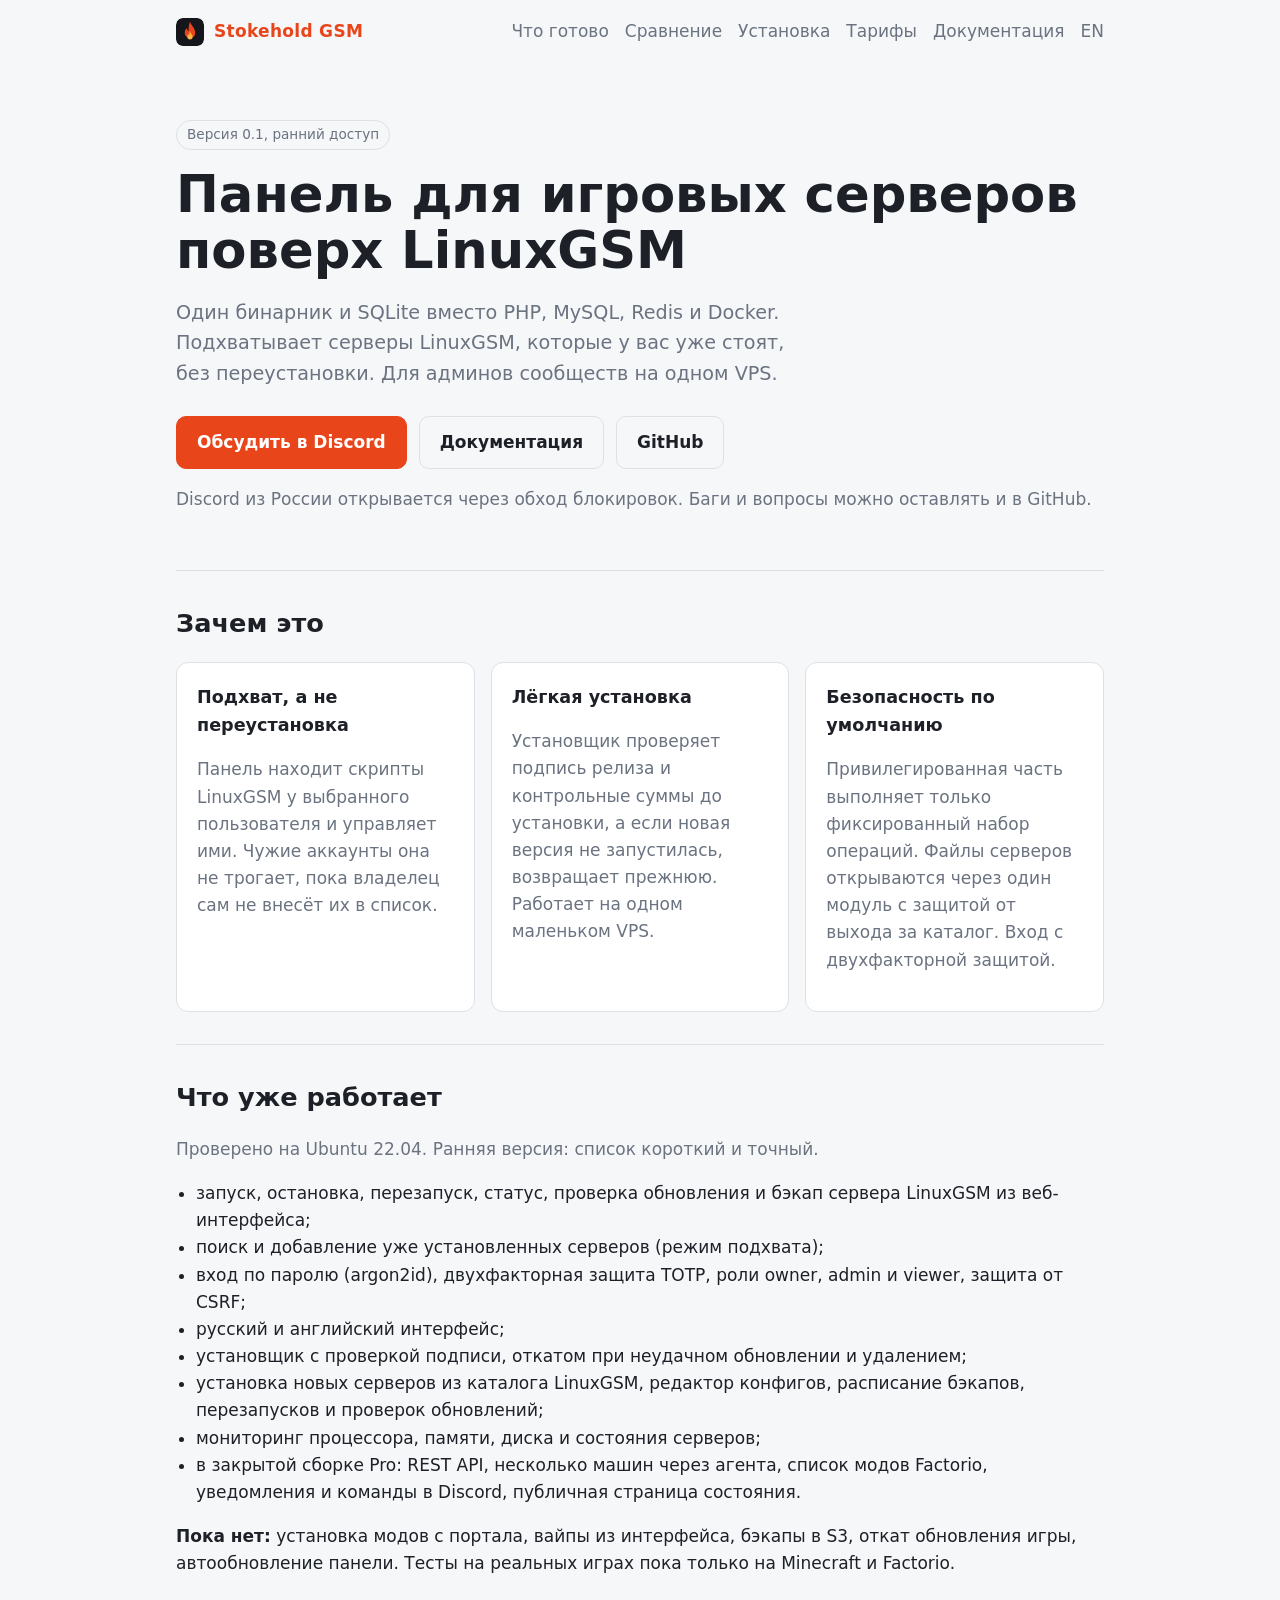
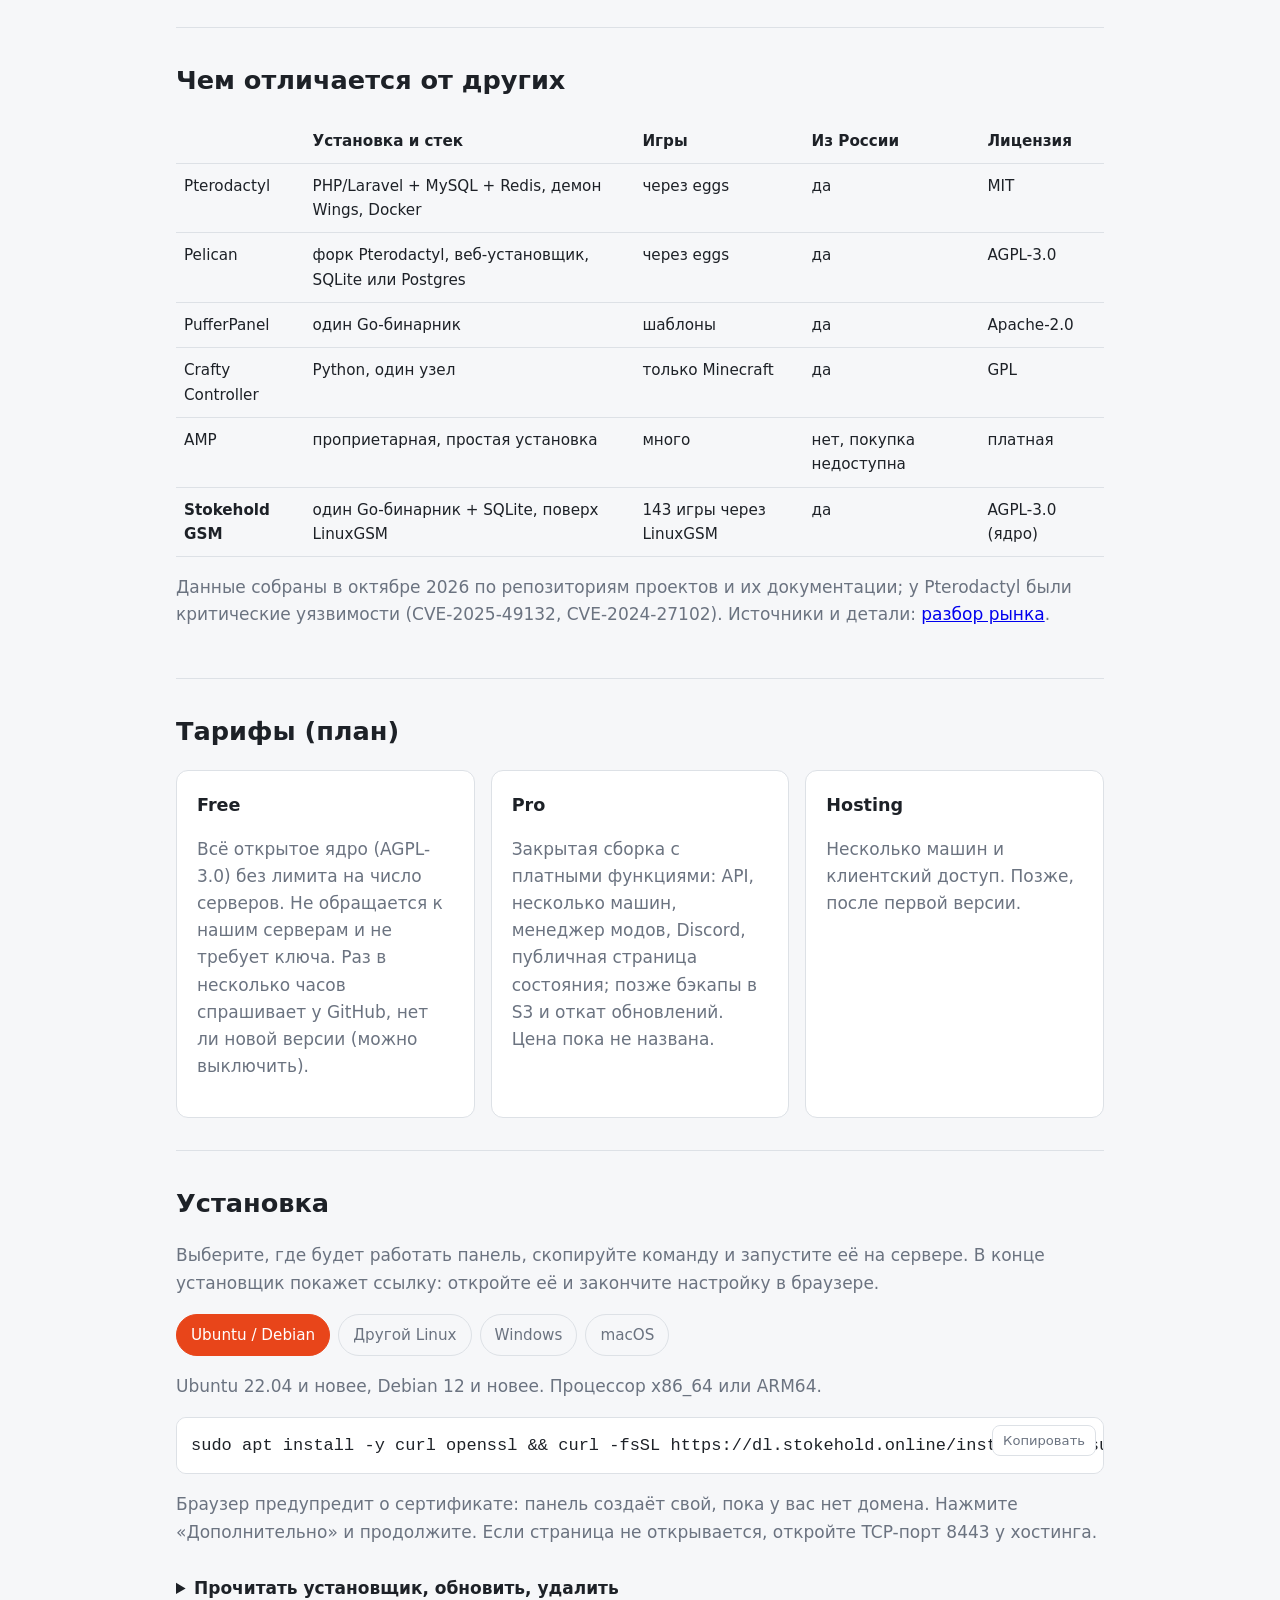
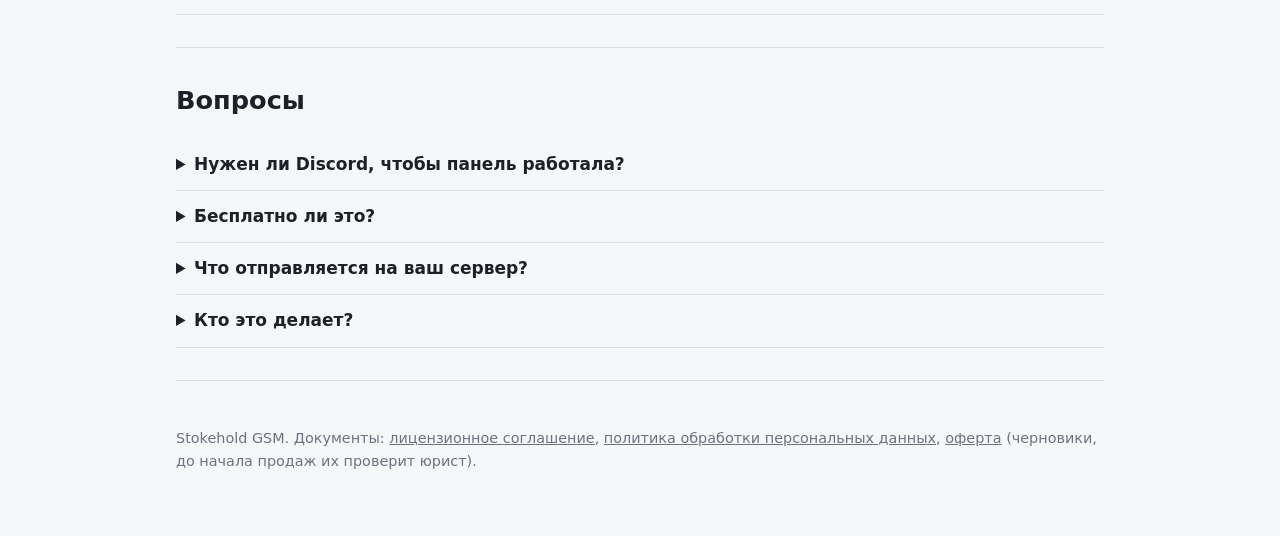
<file: site/index.html>
<!doctype html>
<html lang="ru" class="nojs">
<head>
<meta charset="utf-8">
<meta name="viewport" content="width=device-width, initial-scale=1">
<link rel="icon" type="image/svg+xml" href="favicon.svg">
<title>Stokehold GSM: панель для игровых серверов на LinuxGSM</title>
<meta name="description" content="Лёгкая панель управления игровыми серверами поверх LinuxGSM. Один бинарник, SQLite, без Docker. Подхватывает уже установленные серверы. Проект в разработке.">
<style>
:root { color-scheme: dark light; --bg:#14161c; --card:#1c1f27; --fg:#e6e8eb; --muted:#9aa3b0; --brand:#e8451a; --line:#2c313c; }
@media (prefers-color-scheme: light) { :root { --bg:#f6f7f9; --card:#fff; --fg:#1d2127; --muted:#6b7380; --line:#dde1e6; } }
* { box-sizing: border-box; }
body { margin:0; font:17px/1.6 system-ui,-apple-system,"Segoe UI",sans-serif; background:var(--bg); color:var(--fg); }
.wrap { max-width:960px; margin:0 auto; padding:0 16px; }
header { padding:18px 0; display:flex; justify-content:space-between; align-items:center; }
header a { color:var(--muted); text-decoration:none; margin-left:16px; }
.logo { display:inline-flex; align-items:center; gap:10px; font-weight:800; color:var(--brand); letter-spacing:.3px; margin-left:0; }
.logo img { border-radius:7px; }
.hero { padding:56px 0 40px; }
h1 { font-size:clamp(2rem,5vw,3.2rem); line-height:1.1; margin:0 0 16px; }
.lead { font-size:1.2rem; color:var(--muted); max-width:640px; }
.badge { display:inline-block; padding:3px 10px; border:1px solid var(--line); border-radius:99px; color:var(--muted); font-size:.85rem; margin-bottom:16px; }
.btns { margin-top:26px; display:flex; gap:12px; flex-wrap:wrap; }
.btn { padding:12px 20px; border-radius:10px; text-decoration:none; font-weight:600; border:1px solid var(--line); color:var(--fg); }
.btn.primary { background:var(--brand); border-color:var(--brand); color:#fff; }
section { padding:32px 0; border-top:1px solid var(--line); }
h2 { font-size:1.6rem; margin:0 0 18px; }
.grid { display:grid; gap:16px; grid-template-columns:repeat(auto-fit,minmax(260px,1fr)); }
.card { background:var(--card); border:1px solid var(--line); border-radius:12px; padding:20px; }
.card h3 { margin:0 0 8px; font-size:1.1rem; }
.muted { color:var(--muted); }
ul { padding-left:20px; }
table { width:100%; border-collapse:collapse; font-size:.95rem; }
th,td { text-align:left; padding:10px 8px; border-bottom:1px solid var(--line); vertical-align:top; }
.scroll { overflow-x:auto; }
code,pre { font-family:ui-monospace,Consolas,monospace; }
pre { background:var(--card); border:1px solid var(--line); border-radius:10px; padding:14px; overflow-x:auto; }
details { border-bottom:1px solid var(--line); padding:12px 0; }
summary { cursor:pointer; font-weight:600; }
footer { padding:32px 0 48px; color:var(--muted); font-size:.9rem; border-top:1px solid var(--line); }
footer a { color:var(--muted); }
.tabs { display:flex; flex-wrap:wrap; gap:8px; margin:0 0 16px; }
.tabs button { padding:8px 14px; border:1px solid var(--line); border-radius:99px; background:transparent; color:var(--muted); font:inherit; font-size:.95rem; cursor:pointer; }
.tabs button.on { background:var(--brand); border-color:var(--brand); color:#fff; }
.os { display:none; } .os.on, .nojs .os { display:block; }
.cmd { position:relative; margin:0 0 14px; } .cmd pre { margin:0; padding-right:96px; }
.cmd .copy { position:absolute; top:8px; right:8px; padding:4px 10px; border:1px solid var(--line); border-radius:8px; background:var(--card); color:var(--muted); font:inherit; font-size:.82rem; cursor:pointer; }
.cmd .copy:hover { color:var(--fg); } .nojs .tabs, .nojs .copy { display:none; }

html { scroll-behavior: smooth; }
section[id] { scroll-margin-top: 12px; }
body { animation: pagein .35s ease both; }
@keyframes pagein { from { opacity: 0 } to { opacity: 1 } }
body.leaving { opacity: 0; transition: opacity .22s ease; }
@media (prefers-reduced-motion: reduce) { html { scroll-behavior: auto; } body { animation: none; } body.leaving { transition: none; } }
</style>
</head>
<body>
<div class="wrap">
<header>
  <a class="logo" href="./"><img src="logo.svg" alt="" width="28" height="28"> Stokehold GSM</a>
  <nav><a href="#now">Что готово</a><a href="#compare">Сравнение</a><a href="#install">Установка</a><a href="#plans">Тарифы</a><a href="docs/">Документация</a><a class="lang" href="en/">EN</a></nav>
</header>

<main>
<div class="hero">
  <span class="badge">Версия 0.1, ранний доступ</span>
  <h1>Панель для игровых серверов поверх LinuxGSM</h1>
  <p class="lead">Один бинарник и SQLite вместо PHP, MySQL, Redis и Docker. Подхватывает серверы LinuxGSM, которые у вас уже стоят, без переустановки. Для админов сообществ на одном VPS.</p>
  <div class="btns">
    <a class="btn primary" href="https://discord.gg/Z4Jkh4AYta">Обсудить в Discord</a>
    <a class="btn" href="docs/">Документация</a>
    <a class="btn" href="https://github.com/stokehold-gsm/stokehold">GitHub</a>
  </div>
  <p class="muted">Discord из России открывается через обход блокировок. Баги и вопросы можно оставлять и в GitHub.</p>
</div>

<section>
  <h2>Зачем это</h2>
  <div class="grid">
    <div class="card"><h3>Подхват, а не переустановка</h3><p class="muted">Панель находит скрипты LinuxGSM у выбранного пользователя и управляет ими. Чужие аккаунты она не трогает, пока владелец сам не внесёт их в список.</p></div>
    <div class="card"><h3>Лёгкая установка</h3><p class="muted">Установщик проверяет подпись релиза и контрольные суммы до установки, а если новая версия не запустилась, возвращает прежнюю. Работает на одном маленьком VPS.</p></div>
    <div class="card"><h3>Безопасность по умолчанию</h3><p class="muted">Привилегированная часть выполняет только фиксированный набор операций. Файлы серверов открываются через один модуль с защитой от выхода за каталог. Вход с двухфакторной защитой.</p></div>
  </div>
</section>

<section id="now">
  <h2>Что уже работает</h2>
  <p class="muted">Проверено на Ubuntu 22.04. Ранняя версия: список короткий и точный.</p>
  <ul>
    <li>запуск, остановка, перезапуск, статус, проверка обновления и бэкап сервера LinuxGSM из веб-интерфейса;</li>
    <li>поиск и добавление уже установленных серверов (режим подхвата);</li>
    <li>вход по паролю (argon2id), двухфакторная защита TOTP, роли owner, admin и viewer, защита от CSRF;</li>
    <li>русский и английский интерфейс;</li>
    <li>установщик с проверкой подписи, откатом при неудачном обновлении и удалением;</li>
    <li>установка новых серверов из каталога LinuxGSM, редактор конфигов, расписание бэкапов, перезапусков и проверок обновлений;</li>
    <li>мониторинг процессора, памяти, диска и состояния серверов;</li>
    <li>в закрытой сборке Pro: REST API, несколько машин через агента, список модов Factorio, уведомления и команды в Discord, публичная страница состояния.</li>
  </ul>
  <p><b>Пока нет:</b> установка модов с портала, вайпы из интерфейса, бэкапы в S3, откат обновления игры, автообновление панели. Тесты на реальных играх пока только на Minecraft и Factorio.</p>
</section>

<section id="compare">
  <h2>Чем отличается от других</h2>
  <div class="scroll"><table>
    <tr><th></th><th>Установка и стек</th><th>Игры</th><th>Из России</th><th>Лицензия</th></tr>
    <tr><td>Pterodactyl</td><td>PHP/Laravel + MySQL + Redis, демон Wings, Docker</td><td>через eggs</td><td>да</td><td>MIT</td></tr>
    <tr><td>Pelican</td><td>форк Pterodactyl, веб-установщик, SQLite или Postgres</td><td>через eggs</td><td>да</td><td>AGPL-3.0</td></tr>
    <tr><td>PufferPanel</td><td>один Go-бинарник</td><td>шаблоны</td><td>да</td><td>Apache-2.0</td></tr>
    <tr><td>Crafty Controller</td><td>Python, один узел</td><td>только Minecraft</td><td>да</td><td>GPL</td></tr>
    <tr><td>AMP</td><td>проприетарная, простая установка</td><td>много</td><td>нет, покупка недоступна</td><td>платная</td></tr>
    <tr><td><b>Stokehold GSM</b></td><td>один Go-бинарник + SQLite, поверх LinuxGSM</td><td>143 игры через LinuxGSM</td><td>да</td><td>AGPL-3.0 (ядро)</td></tr>
  </table></div>
  <p class="muted">Данные собраны в октябре 2026 по репозиториям проектов и их документации; у Pterodactyl были критические уязвимости (CVE-2025-49132, CVE-2024-27102). Источники и детали: <a href="https://github.com/stokehold-gsm/stokehold/blob/main/docs/market.md">разбор рынка</a>.</p>
</section>

<section id="plans">
  <h2>Тарифы (план)</h2>
  <div class="grid">
    <div class="card"><h3>Free</h3><p class="muted">Всё открытое ядро (AGPL-3.0) без лимита на число серверов. Не обращается к нашим серверам и не требует ключа. Раз в несколько часов спрашивает у GitHub, нет ли новой версии (можно выключить).</p></div>
    <div class="card"><h3>Pro</h3><p class="muted">Закрытая сборка с платными функциями: API, несколько машин, менеджер модов, Discord, публичная страница состояния; позже бэкапы в S3 и откат обновлений. Цена пока не названа.</p></div>
    <div class="card"><h3>Hosting</h3><p class="muted">Несколько машин и клиентский доступ. Позже, после первой версии.</p></div>
  </div>
</section>

<section id="install">
  <h2>Установка</h2>
  <p class="muted">Выберите, где будет работать панель, скопируйте команду и запустите её на сервере. В конце установщик покажет ссылку: откройте её и закончите настройку в браузере.</p>
  <div class="tabs" role="tablist" aria-label="Операционная система">
    <button type="button" role="tab" data-os="deb" class="on">Ubuntu / Debian</button>
    <button type="button" role="tab" data-os="linux">Другой Linux</button>
    <button type="button" role="tab" data-os="win">Windows</button>
    <button type="button" role="tab" data-os="mac">macOS</button>
  </div>

  <div class="os on" data-os="deb">
    <p class="muted">Ubuntu 22.04 и новее, Debian 12 и новее. Процессор x86_64 или ARM64.</p>
    <div class="cmd"><button type="button" class="copy">Копировать</button><pre><code>sudo apt install -y curl openssl &amp;&amp; curl -fsSL https://dl.stokehold.online/install.sh | sudo bash</code></pre></div>
  </div>

  <div class="os" data-os="linux">
    <p class="muted">Любой Linux с systemd и OpenSSL 3. Сначала поставьте curl и openssl своим пакетным менеджером (<code>dnf</code>, <code>pacman</code>). Зависимости игр ставятся автоматически только на Ubuntu и Debian.</p>
    <div class="cmd"><button type="button" class="copy">Копировать</button><pre><code>curl -fsSL https://dl.stokehold.online/install.sh | sudo bash</code></pre></div>
  </div>

  <div class="os" data-os="win">
    <p class="muted">Панель работает только на Linux: арендуйте VPS с Ubuntu 24.04 (вкладка «Ubuntu / Debian») или запустите Linux в Windows через WSL2. Команда для PowerShell от имени администратора:</p>
    <div class="cmd"><button type="button" class="copy">Копировать</button><pre><code>wsl --install -d Ubuntu-24.04</code></pre></div>
    <p>После перезагрузки откройте Ubuntu и включите systemd:</p>
    <div class="cmd"><button type="button" class="copy">Копировать</button><pre><code>printf '[boot]\nsystemd=true\n' | sudo tee /etc/wsl.conf</code></pre></div>
    <p>Затем в PowerShell выполните <code>wsl --shutdown</code>, снова откройте Ubuntu и запустите команду с вкладки «Ubuntu / Debian». Игровые серверы в WSL2 снаружи недоступны, для настоящего сервера нужен VPS.</p>
  </div>

  <div class="os" data-os="mac">
    <p class="muted">Панель работает только на Linux. На Mac арендуйте VPS с Ubuntu 24.04, подключитесь к нему и запустите команду с вкладки «Ubuntu / Debian».</p>
    <div class="cmd"><button type="button" class="copy">Копировать</button><pre><code>ssh ВАШ_ПОЛЬЗОВАТЕЛЬ@АДРЕС_VPS</code></pre></div>
  </div>

  <p class="muted">Браузер предупредит о сертификате: панель создаёт свой, пока у вас нет домена. Нажмите «Дополнительно» и продолжите. Если страница не открывается, откройте TCP-порт 8443 у хостинга.</p>

  <details><summary>Прочитать установщик, обновить, удалить</summary>
    <p class="muted">Установщик проверяет подпись релиза до установки. Прочитать его перед запуском: скачайте <a href="https://dl.stokehold.online/install.sh">install.sh</a> и запустите через <code>sudo bash install.sh</code>. Обновление: та же команда. Игровые серверы удаление не трогает.</p>
    <div class="cmd"><button type="button" class="copy">Копировать</button><pre><code>curl -fsSL https://dl.stokehold.online/uninstall.sh | sudo bash</code></pre></div>
  </details>
</section>

<section>
  <h2>Вопросы</h2>
  <details><summary>Нужен ли Discord, чтобы панель работала?</summary><p class="muted">Нет. Панель, лицензии и обновления от Discord не зависят.</p></details>
  <details><summary>Бесплатно ли это?</summary><p class="muted">Да. Ядро панели открыто под AGPL-3.0 и бесплатно, без лимита серверов. Платный Pro (закрытая сборка) добавляет API, несколько машин, моды, Discord и другое. Цены не объявлены.</p></details>
  <details><summary>Что отправляется на ваш сервер?</summary><p class="muted">Free не обращается к нашим серверам и не требует ключа. Единственный исходящий запрос: раз в несколько часов панель спрашивает у GitHub, вышла ли новая версия (GitHub видит адрес сервера); это можно выключить в настройках обновлений. У Pro для проверки ключа уходят ключ, отпечаток экземпляра и версия панели. Подробности будут в политике обработки данных.</p></details>
  <details><summary>Кто это делает?</summary><p class="muted">Один разработчик, который сам администрирует сервер Factorio. Проект написан с помощью ИИ-ассистента, решения и релизы принимает человек.</p></details>
</section>
</main>

<footer>
  <p>Stokehold GSM. Документы: <a href="https://github.com/stokehold-gsm/stokehold/blob/main/legal/eula.md">лицензионное соглашение</a>, <a href="https://github.com/stokehold-gsm/stokehold/blob/main/legal/privacy.md">политика обработки персональных данных</a>, <a href="https://github.com/stokehold-gsm/stokehold/blob/main/legal/offer.md">оферта</a> (черновики, до начала продаж их проверит юрист).</p>
</footer>
</div>
<script>
(function () {
  document.documentElement.classList.remove('nojs');
  var tabs = document.querySelectorAll('.tabs button'), blocks = document.querySelectorAll('.os');
  tabs.forEach(function (t) {
    t.addEventListener('click', function () {
      tabs.forEach(function (x) { x.classList.toggle('on', x === t); });
      blocks.forEach(function (b) { b.classList.toggle('on', b.dataset.os === t.dataset.os); });
    });
  });
  document.querySelectorAll('.copy').forEach(function (b) {
    b.addEventListener('click', function () {
      var text = b.parentNode.querySelector('code').innerText, label = b.textContent;
      var done = function () { b.textContent = label === 'Copy' ? 'Copied' : 'Скопировано'; setTimeout(function () { b.textContent = label; }, 1500); };
      if (navigator.clipboard) { navigator.clipboard.writeText(text).then(done, done); return; }
      var ta = document.createElement('textarea'); ta.value = text; document.body.appendChild(ta); ta.select();
      try { document.execCommand('copy'); } catch (e) {} document.body.removeChild(ta); done();
    });
  });
})();

(function () {
  var lang = document.querySelector('a.lang');
  if (lang) lang.addEventListener('click', function (e) {
    e.preventDefault();
    var url = lang.href + location.hash;
    document.body.classList.add('leaving');
    setTimeout(function () { location.href = url; }, 230);
  });
})();
</script>
</body>
</html>
</file>
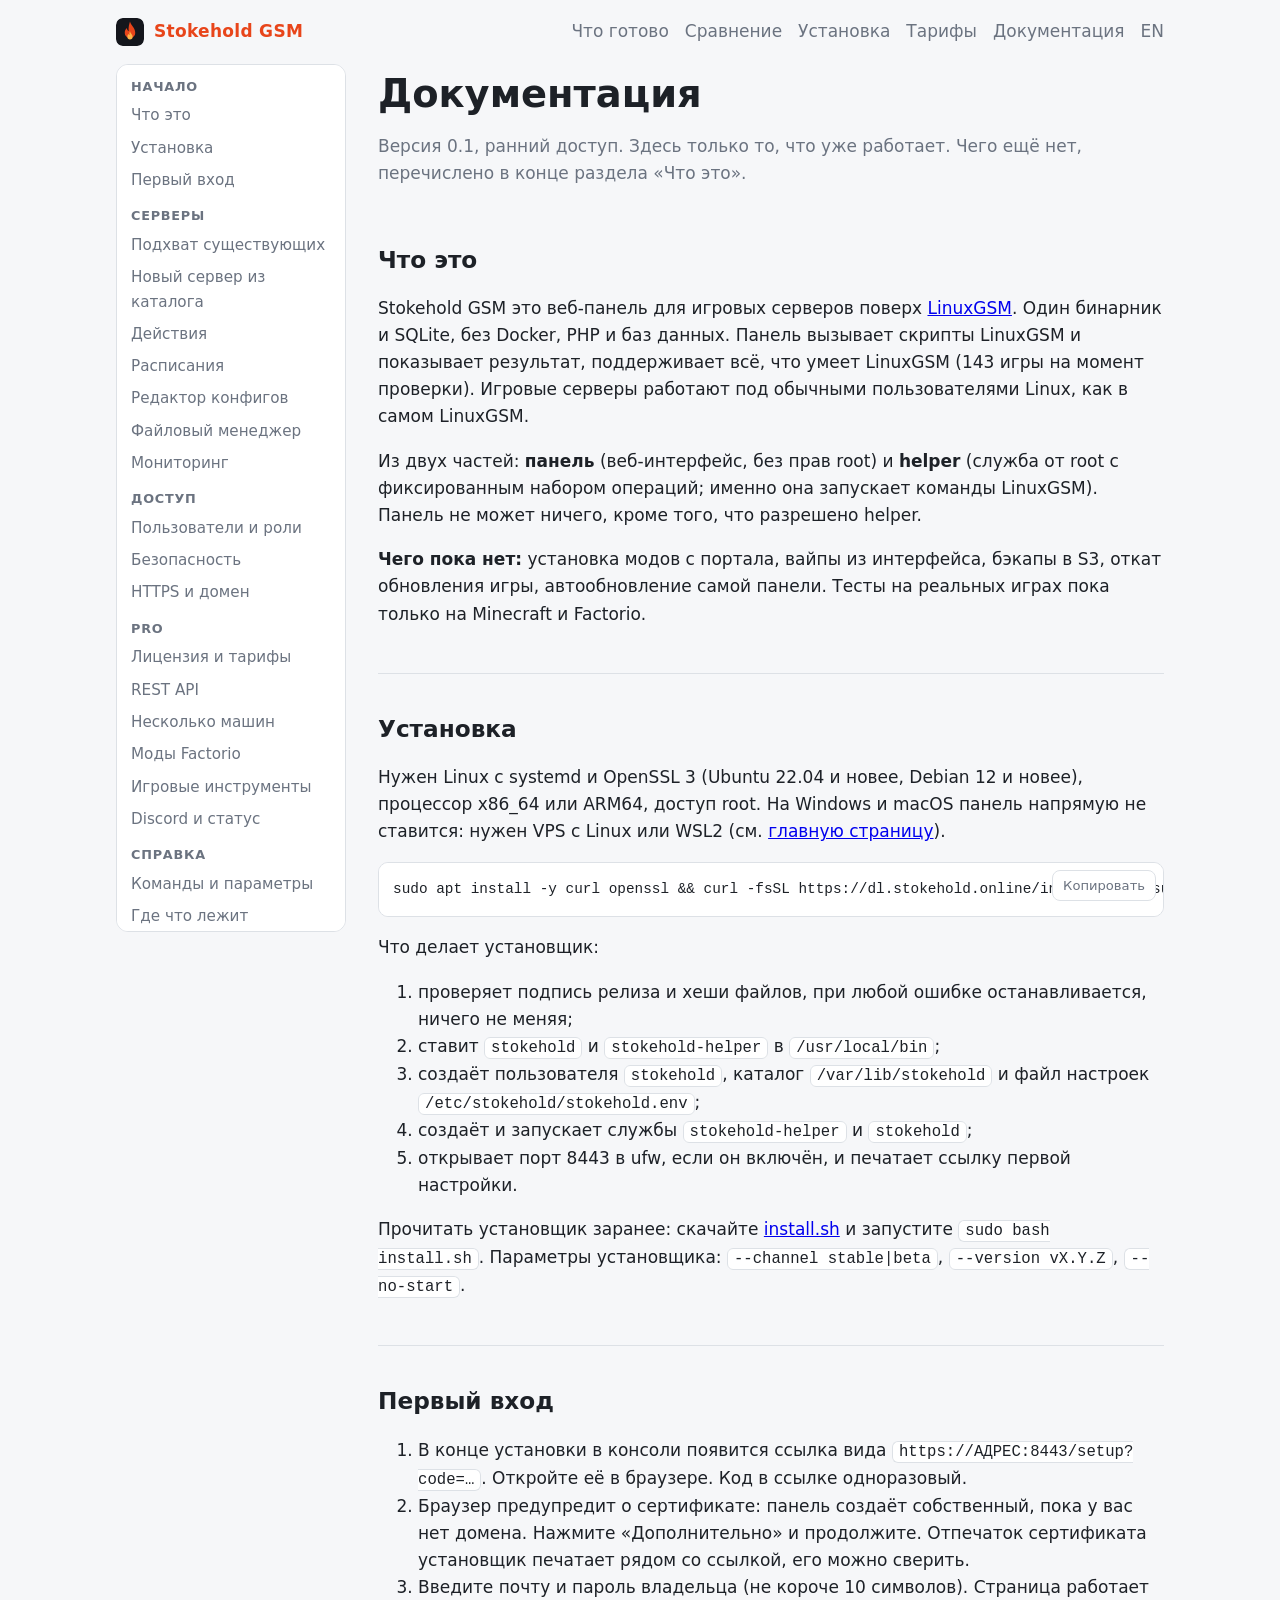
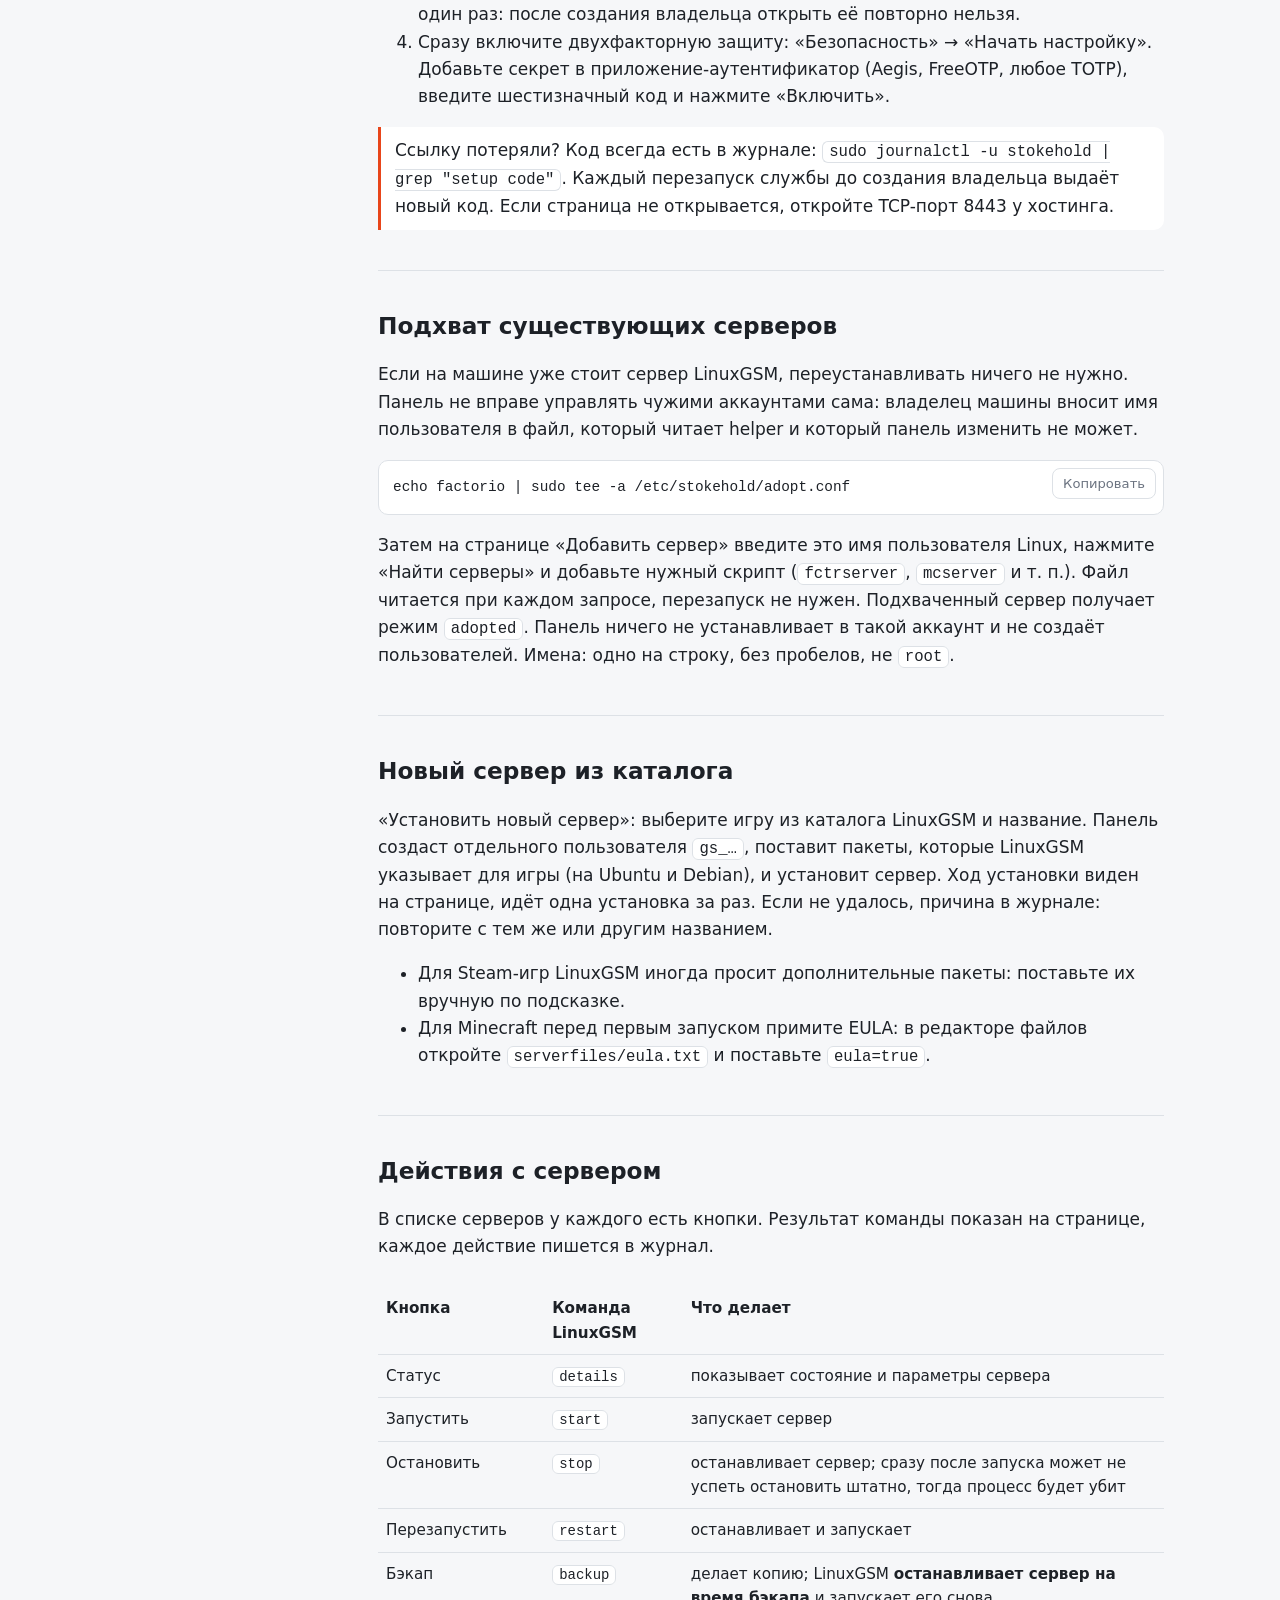
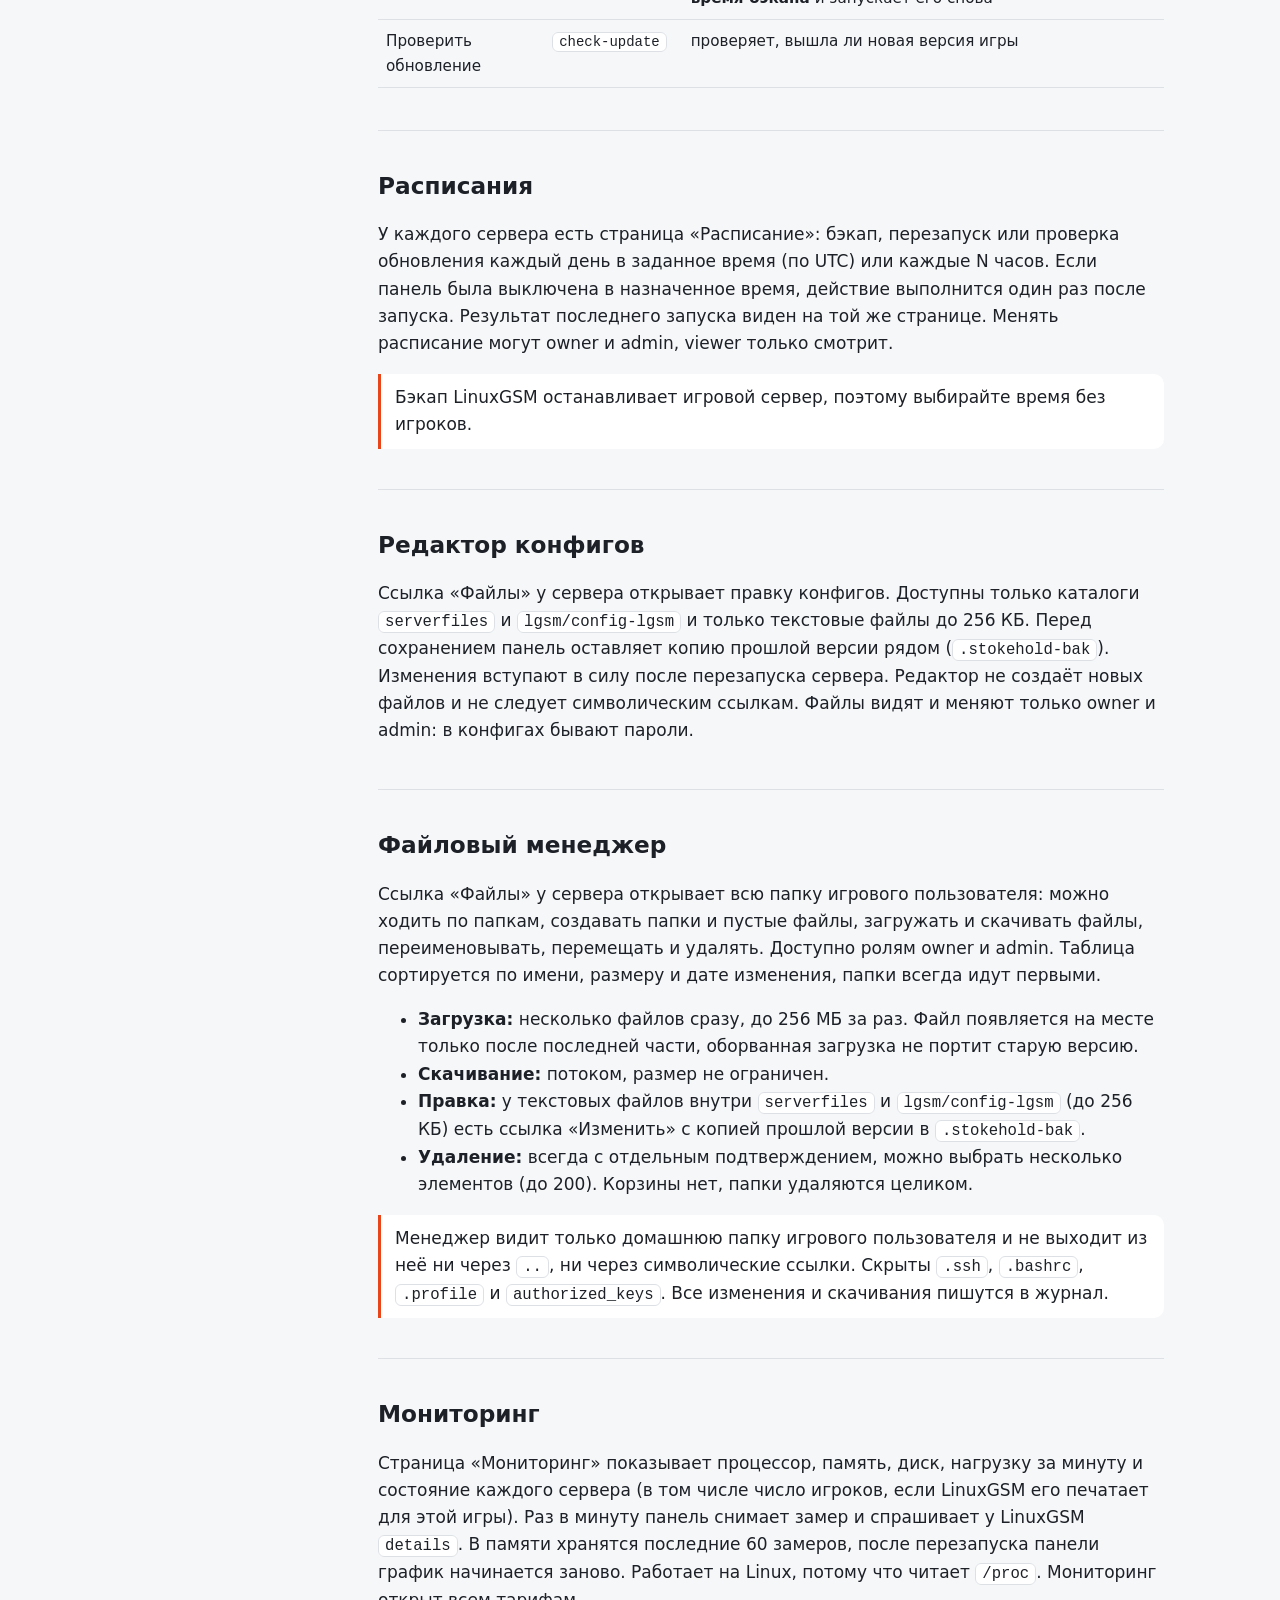
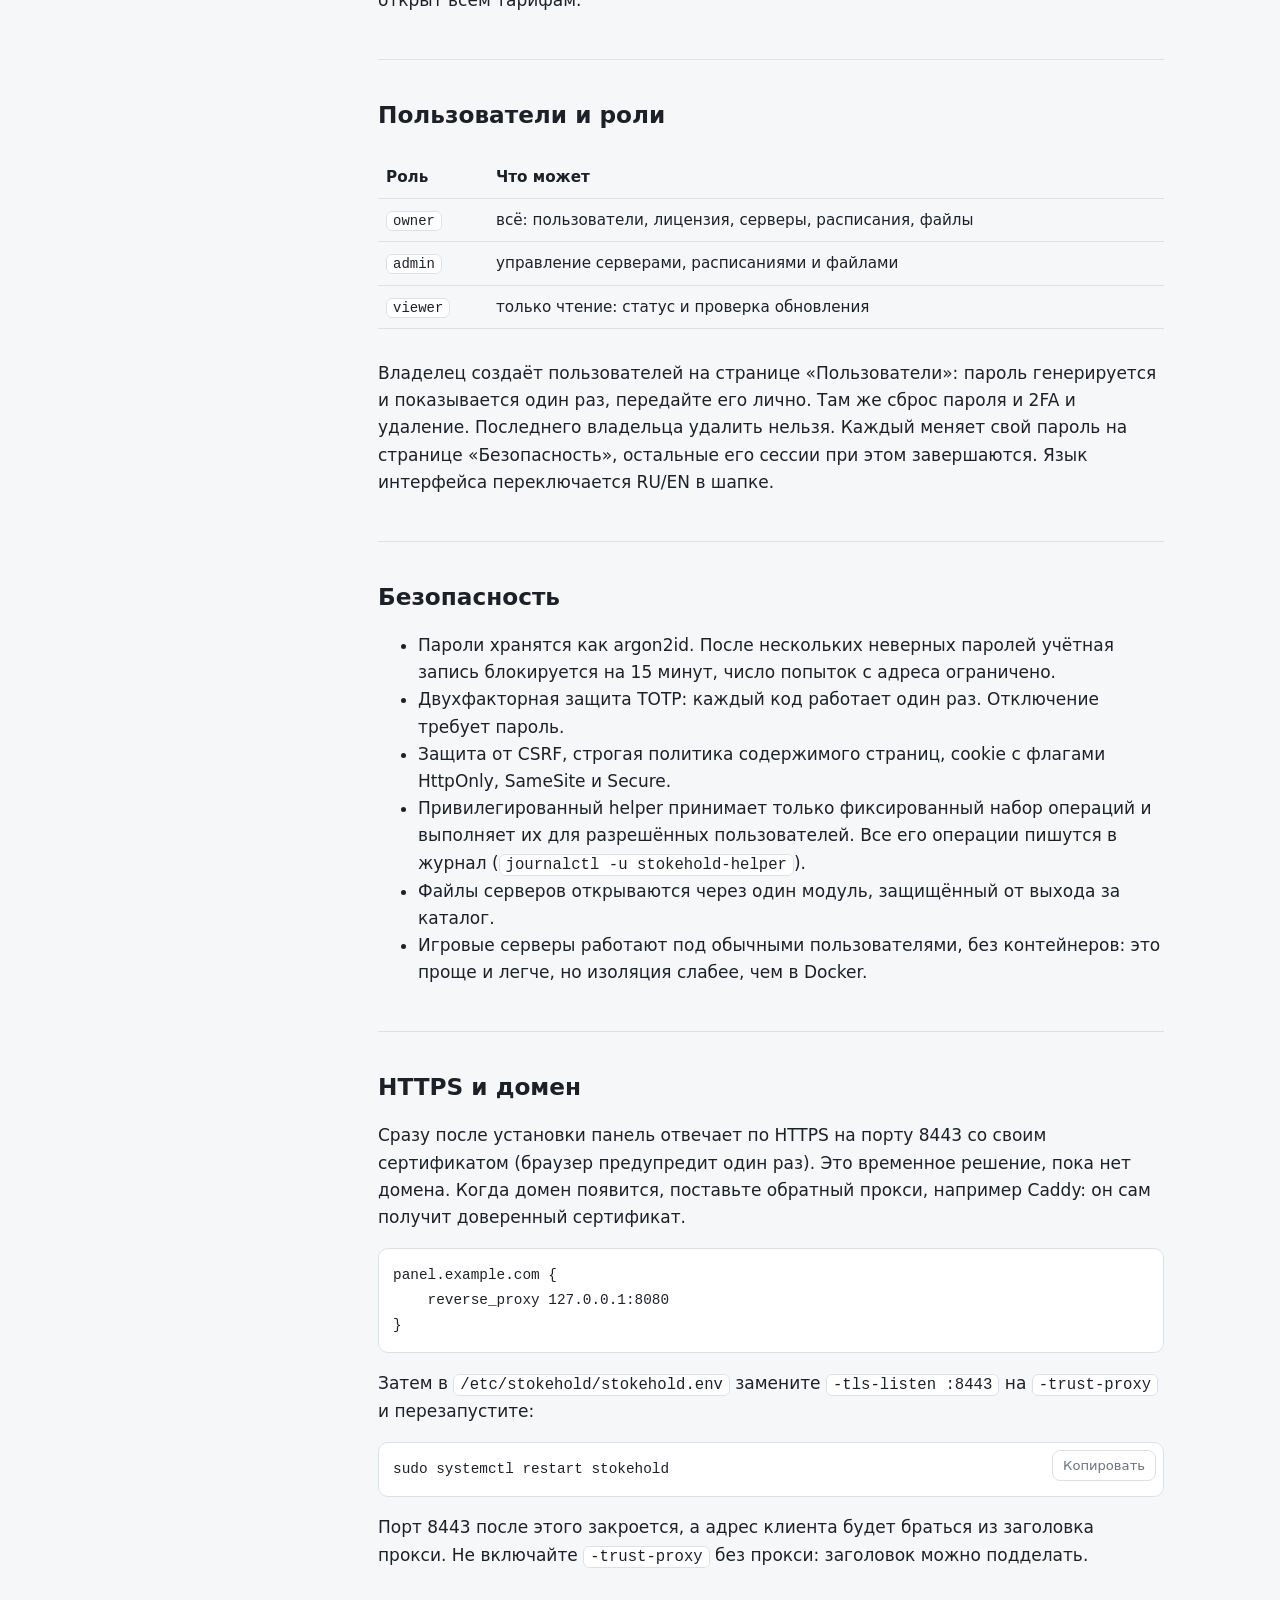
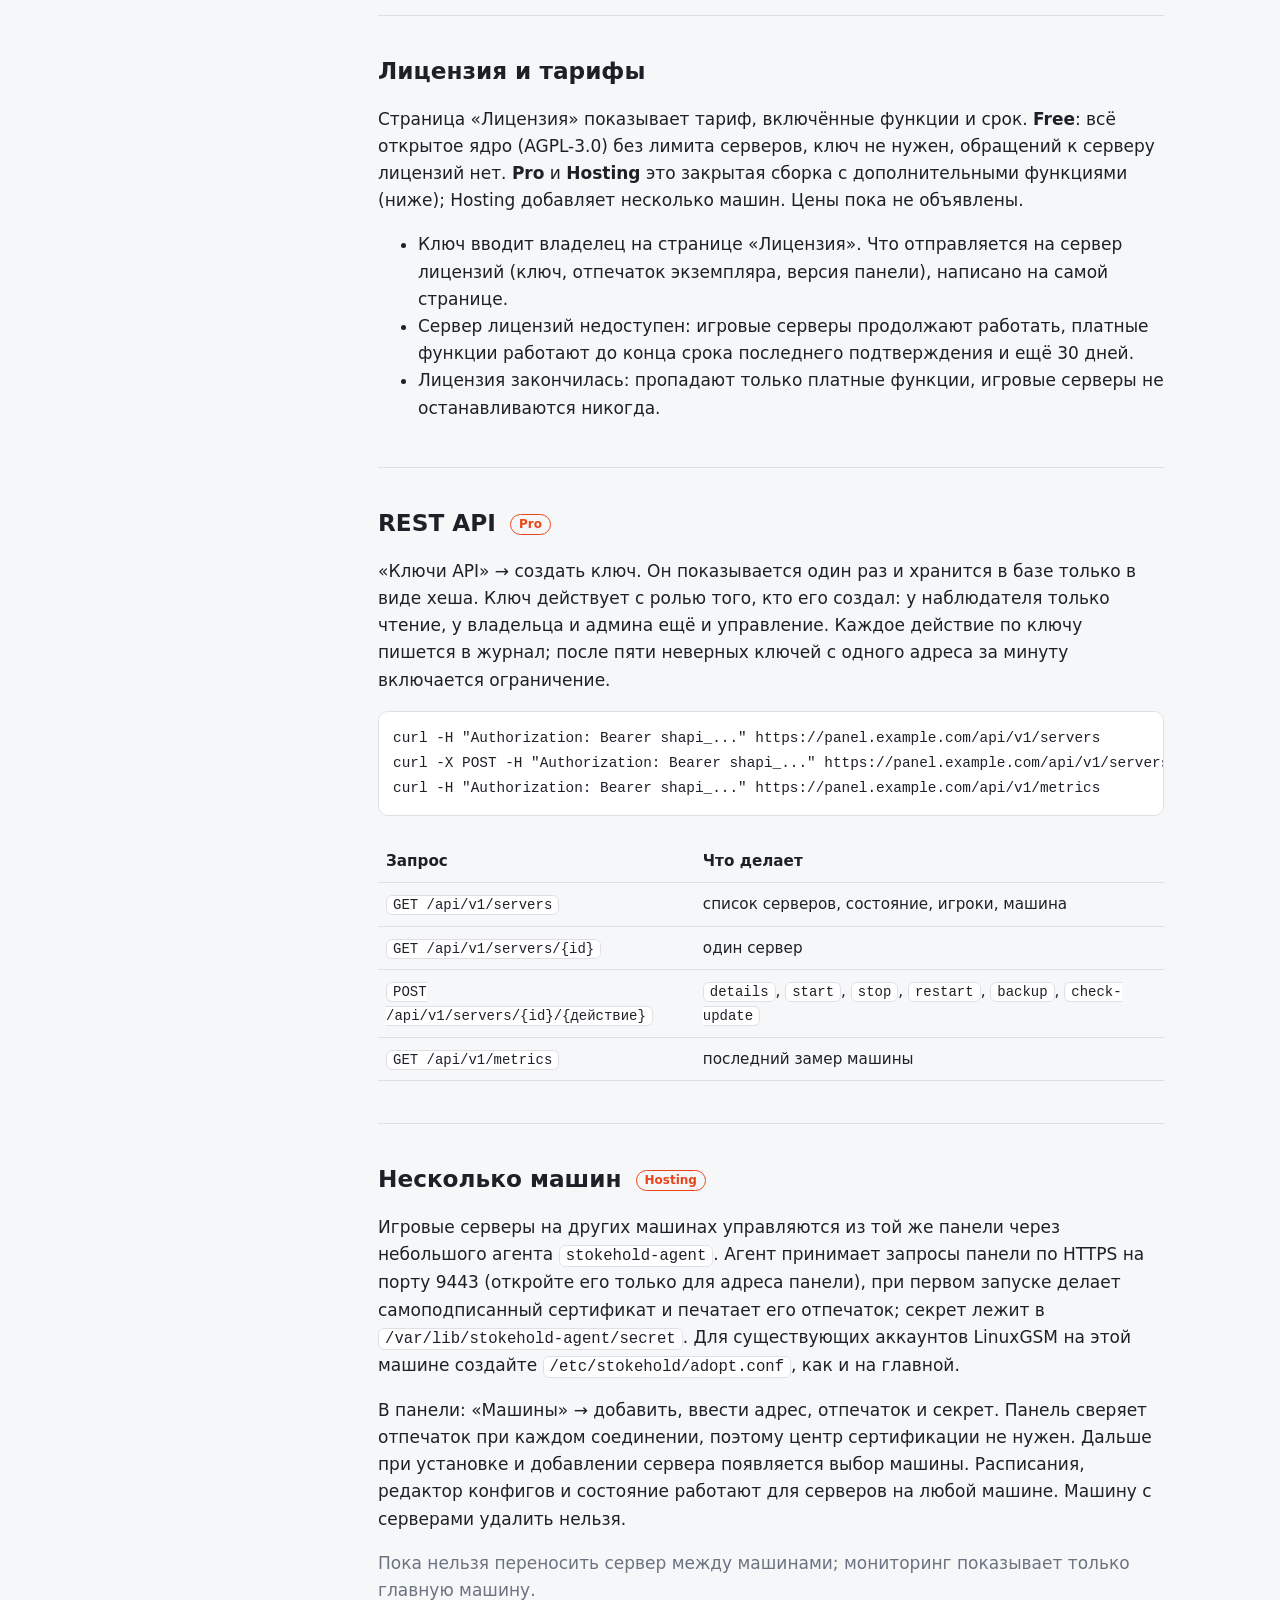
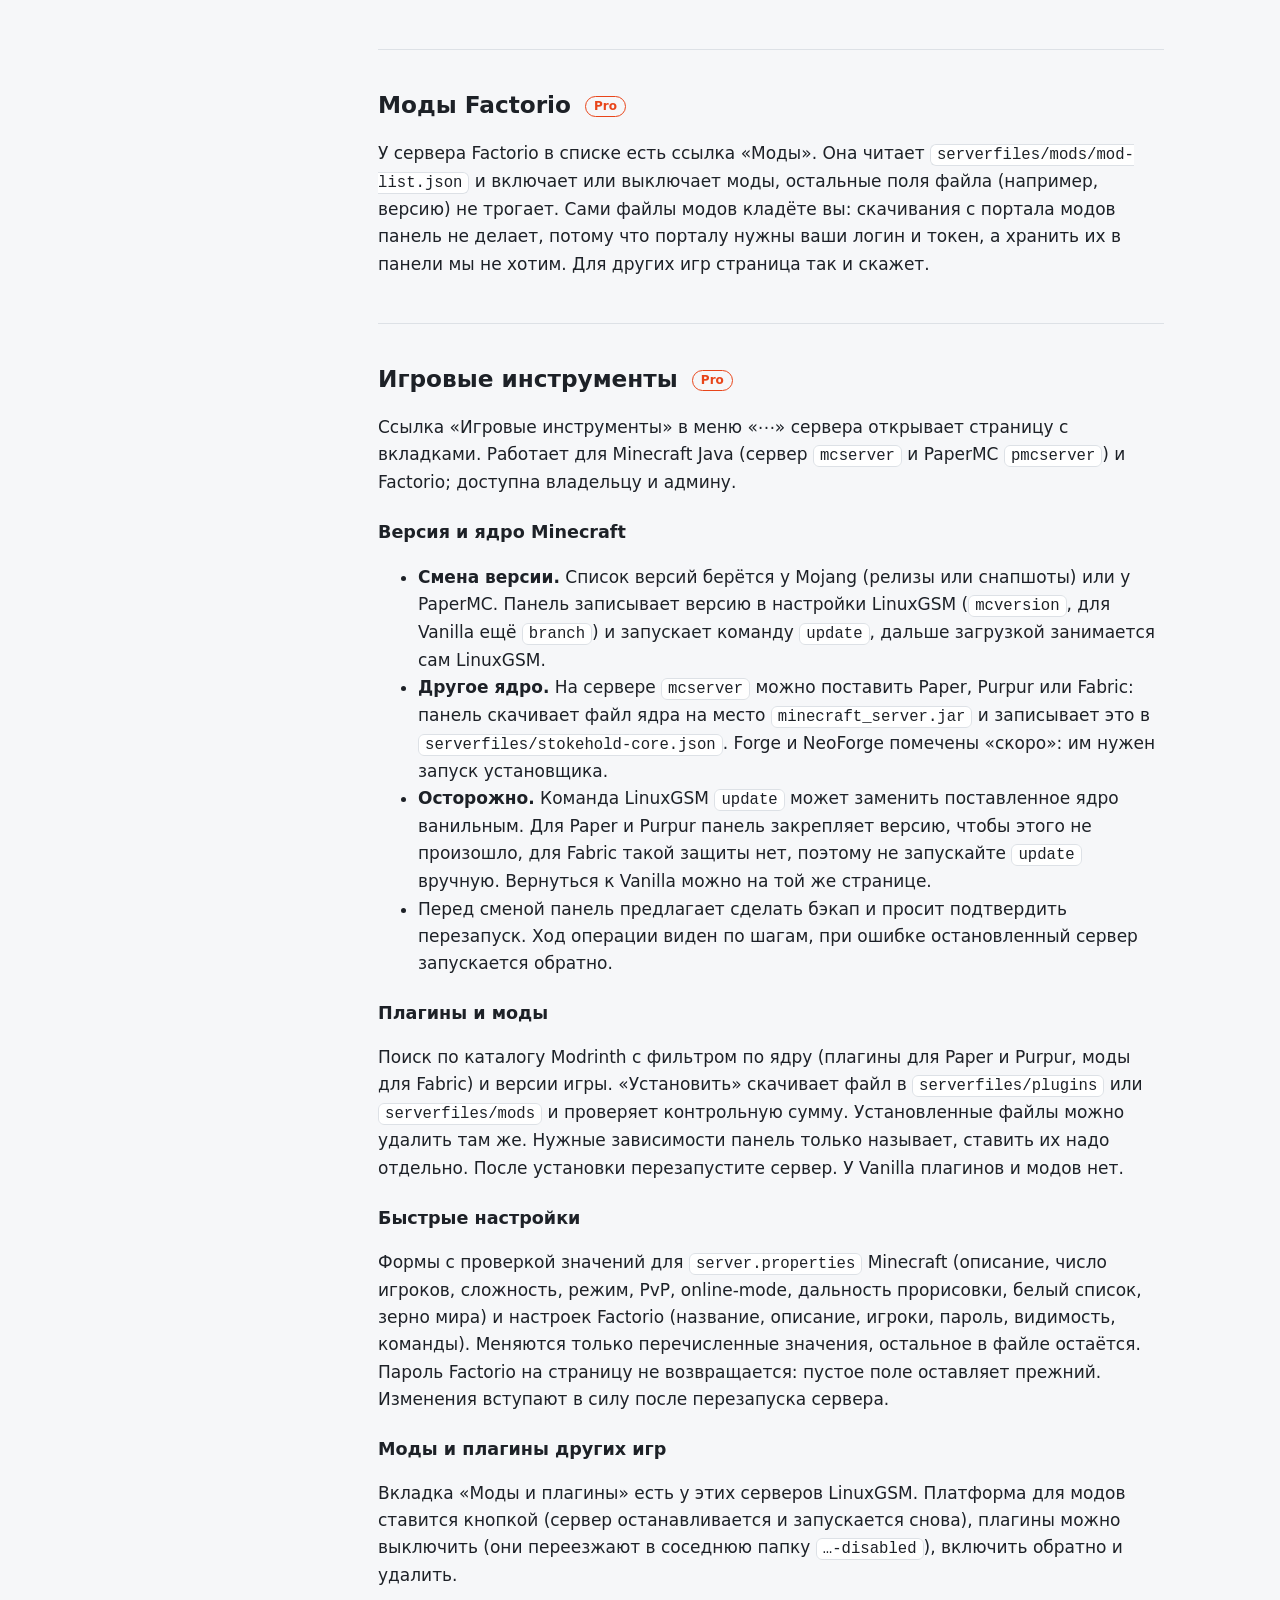
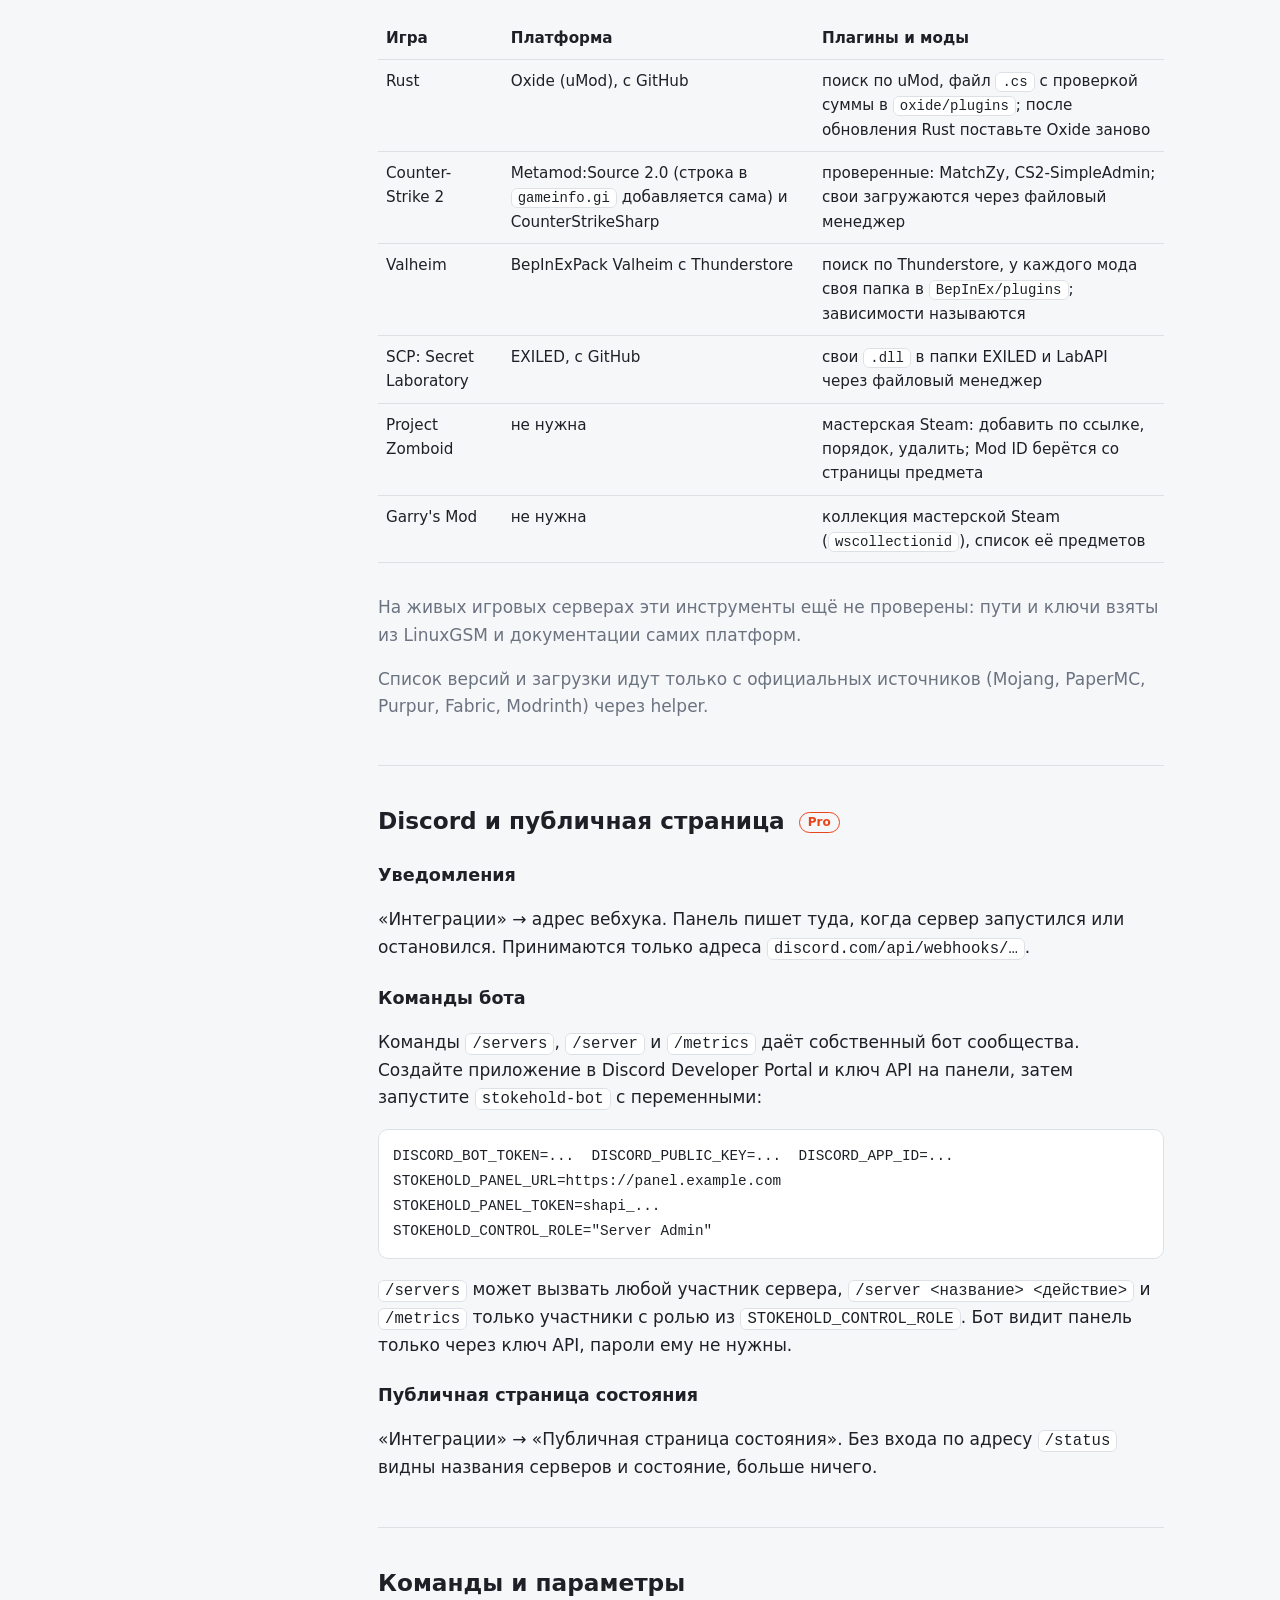
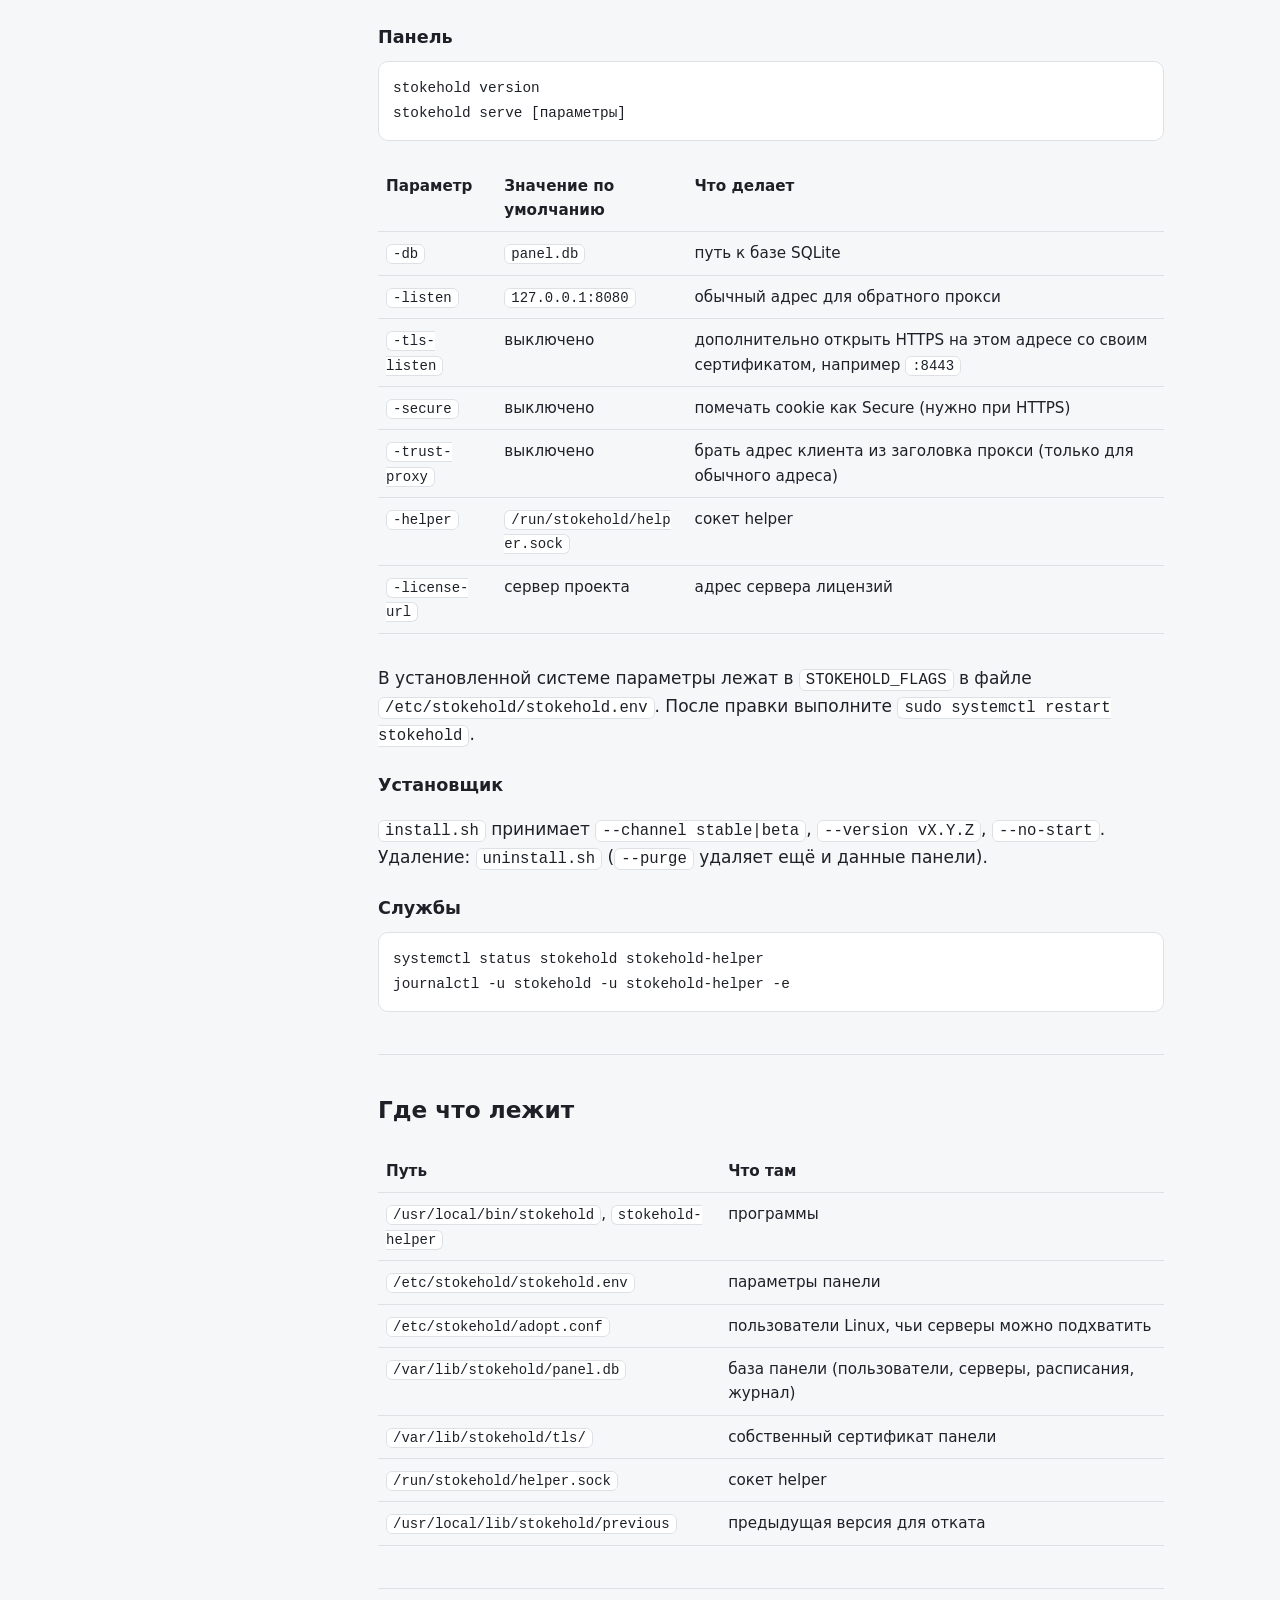
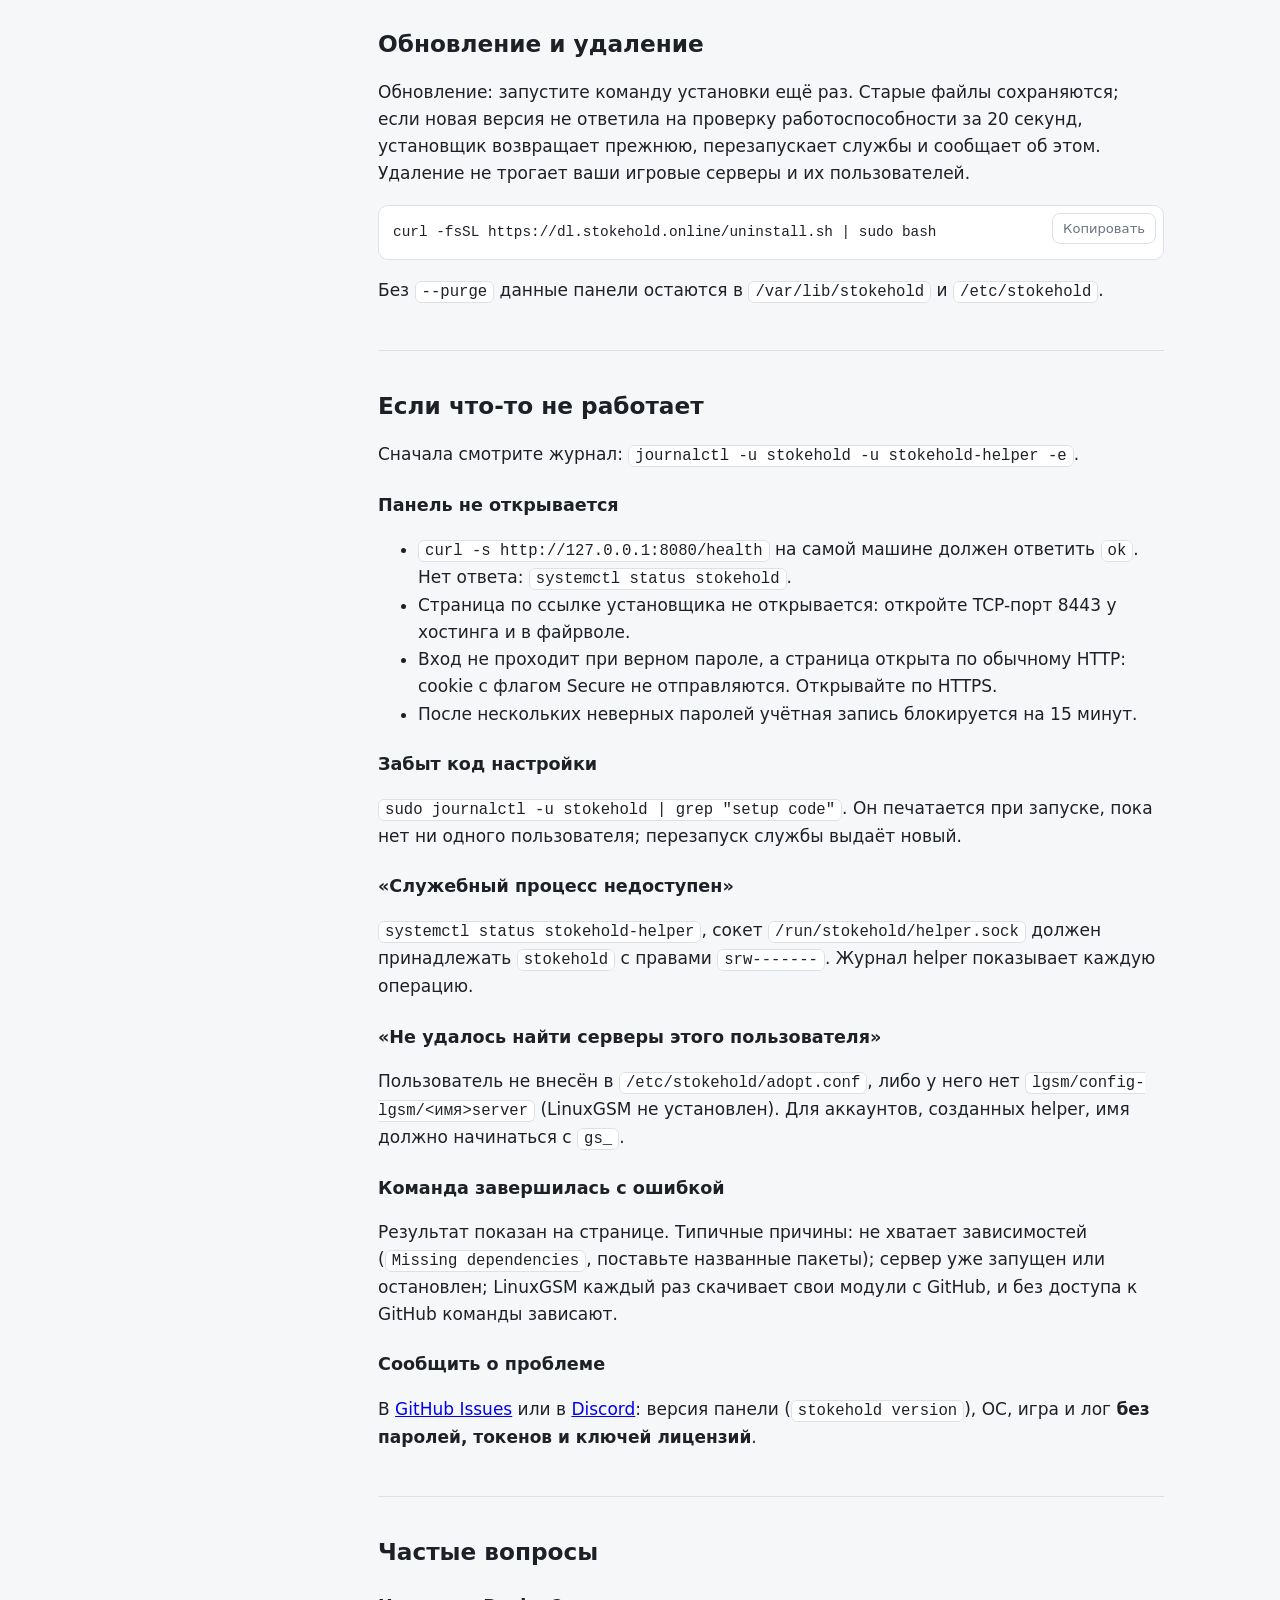
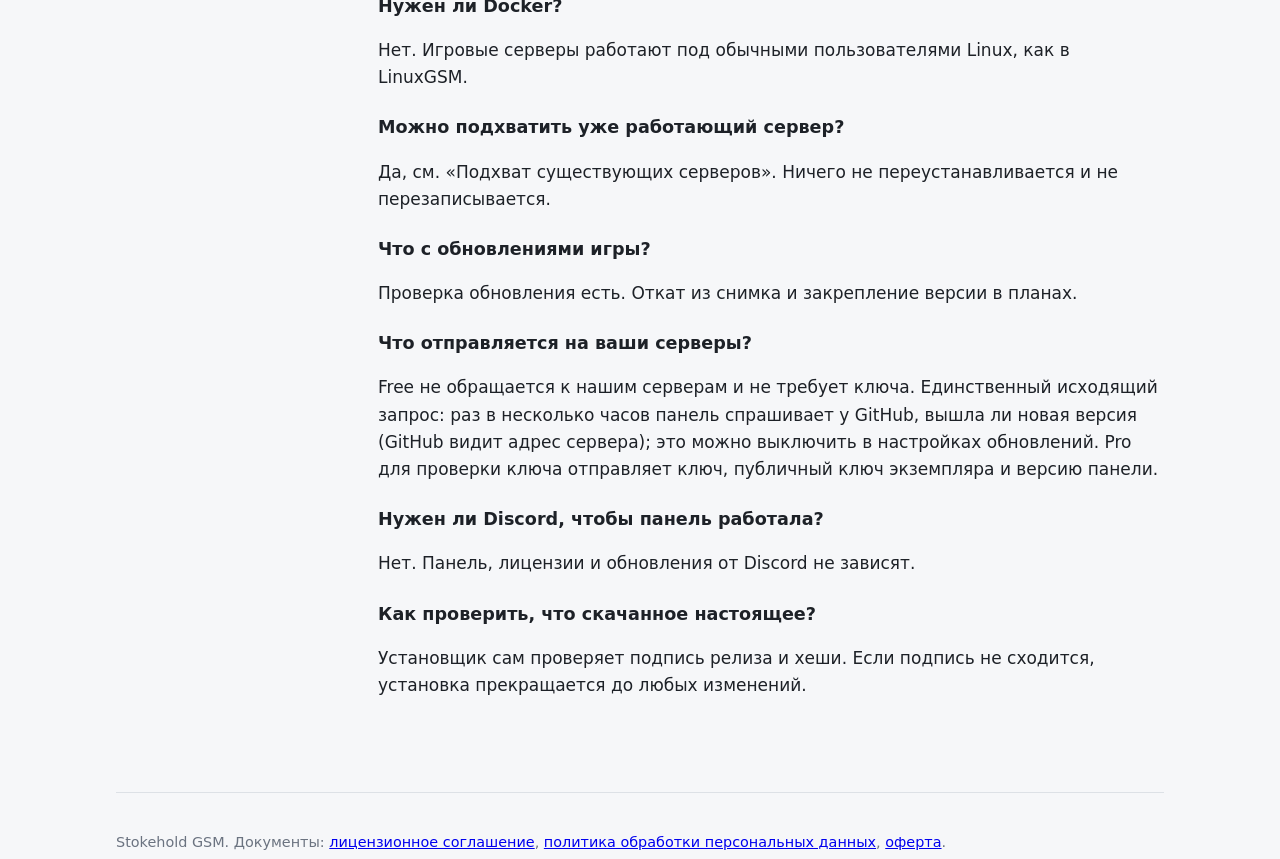
<file: site/docs/index.html>
<!doctype html>
<html lang="ru" class="nojs">
<head>
<meta charset="utf-8">
<meta name="viewport" content="width=device-width, initial-scale=1">
<link rel="icon" type="image/svg+xml" href="../favicon.svg">
<title>Документация: Stokehold GSM</title>
<meta name="description" content="Как установить и пользоваться Stokehold GSM: серверы, расписания, конфиги, роли, безопасность, мониторинг, API, команды и решение проблем.">
<style>
:root { color-scheme: dark light; --bg:#14161c; --card:#1c1f27; --fg:#e6e8eb; --muted:#9aa3b0; --brand:#e8451a; --line:#2c313c; }
@media (prefers-color-scheme: light) { :root { --bg:#f6f7f9; --card:#fff; --fg:#1d2127; --muted:#6b7380; --line:#dde1e6; } }
* { box-sizing: border-box; }
html { scroll-behavior: smooth; }
body { margin:0; font:17px/1.6 system-ui,-apple-system,"Segoe UI",sans-serif; background:var(--bg); color:var(--fg); animation:pagein .35s ease both; }
@keyframes pagein { from { opacity:0 } to { opacity:1 } }
body.leaving { opacity:0; transition:opacity .22s ease; }
@media (prefers-reduced-motion: reduce) { html { scroll-behavior:auto; } body { animation:none; } body.leaving { transition:none; } }
.wrap { max-width:1080px; margin:0 auto; padding:0 16px; }
header { padding:18px 0; display:flex; justify-content:space-between; align-items:center; gap:12px; flex-wrap:wrap; }
header nav { display:flex; flex-wrap:wrap; gap:6px 16px; }
header a { color:var(--muted); text-decoration:none; }
header a:hover { color:var(--fg); }
.logo { display:inline-flex; align-items:center; gap:10px; font-weight:800; color:var(--brand); letter-spacing:.3px; }
.logo img { border-radius:7px; }
.layout { display:grid; grid-template-columns:230px minmax(0,1fr); gap:32px; align-items:start; padding-bottom:48px; }
.side { position:sticky; top:16px; border:1px solid var(--line); border-radius:12px; background:var(--card); padding:12px 14px; font-size:.95rem; max-height:calc(100vh - 32px); overflow:auto; }
.side a { display:block; padding:4px 0; color:var(--muted); text-decoration:none; }
.side a:hover { color:var(--fg); }
.side b { display:block; margin:10px 0 2px; font-size:.8rem; text-transform:uppercase; letter-spacing:.06em; color:var(--muted); font-weight:600; }
.side b:first-child { margin-top:0; }
article h1 { font-size:clamp(1.8rem,4vw,2.4rem); line-height:1.15; margin:8px 0 12px; }
article h2 { font-size:1.45rem; margin:0 0 12px; padding-top:8px; scroll-margin-top:12px; }
article h3 { font-size:1.1rem; margin:22px 0 6px; }
article section { padding:28px 0; border-top:1px solid var(--line); }
article section:first-of-type { border-top:0; }
.muted { color:var(--muted); }
code, pre { font-family:ui-monospace,Consolas,monospace; font-size:.92em; }
:not(pre) > code { background:var(--card); border:1px solid var(--line); border-radius:6px; padding:1px 6px; word-break:break-word; }
pre { background:var(--card); border:1px solid var(--line); border-radius:10px; padding:14px; overflow-x:auto; margin:10px 0 14px; }
.cmd { position:relative; margin:10px 0 14px; } .cmd pre { margin:0; padding-right:96px; }
.cmd .copy { position:absolute; top:8px; right:8px; padding:4px 10px; border:1px solid var(--line); border-radius:8px; background:var(--card); color:var(--muted); font:inherit; font-size:.82rem; cursor:pointer; }
.cmd .copy:hover { color:var(--fg); } .nojs .copy { display:none; }
table { width:100%; border-collapse:collapse; font-size:.95rem; margin:10px 0 14px; }
th,td { text-align:left; padding:9px 8px; border-bottom:1px solid var(--line); vertical-align:top; }
.scroll { overflow-x:auto; }
.note { border-left:3px solid var(--brand); background:var(--card); border-radius:0 10px 10px 0; padding:10px 14px; margin:12px 0; }
.pro { display:inline-block; font-size:.75rem; border:1px solid var(--brand); color:var(--brand); border-radius:99px; padding:0 8px; vertical-align:middle; margin-left:6px; }
footer { padding:24px 0 48px; color:var(--muted); font-size:.9rem; border-top:1px solid var(--line); }
@media (max-width: 800px) { .layout { grid-template-columns:1fr; } .side { position:static; max-height:none; } }
</style>
</head>
<body>
<div class="wrap">
<header>
  <a class="logo" href="../"><img src="../logo.svg" alt="" width="28" height="28"> Stokehold GSM</a>
  <nav><a href="../#now">Что готово</a><a href="../#compare">Сравнение</a><a href="../#install">Установка</a><a href="../#plans">Тарифы</a><a href="./">Документация</a><a class="lang" href="../en/docs/">EN</a></nav>
</header>

<div class="layout">
<nav class="side" aria-label="Разделы документации">
  <b>Начало</b>
  <a href="#overview">Что это</a>
  <a href="#install">Установка</a>
  <a href="#first">Первый вход</a>
  <b>Серверы</b>
  <a href="#adopt">Подхват существующих</a>
  <a href="#new">Новый сервер из каталога</a>
  <a href="#actions">Действия</a>
  <a href="#schedules">Расписания</a>
  <a href="#files">Редактор конфигов</a>
  <a href="#filemanager">Файловый менеджер</a>
  <a href="#monitor">Мониторинг</a>
  <b>Доступ</b>
  <a href="#roles">Пользователи и роли</a>
  <a href="#security">Безопасность</a>
  <a href="#https">HTTPS и домен</a>
  <b>Pro</b>
  <a href="#license">Лицензия и тарифы</a>
  <a href="#api">REST API</a>
  <a href="#nodes">Несколько машин</a>
  <a href="#mods">Моды Factorio</a>
  <a href="#game-tools">Игровые инструменты</a>
  <a href="#discord">Discord и статус</a>
  <b>Справка</b>
  <a href="#cli">Команды и параметры</a>
  <a href="#files-paths">Где что лежит</a>
  <a href="#update">Обновление и удаление</a>
  <a href="#trouble">Если не работает</a>
  <a href="#faq">Частые вопросы</a>
</nav>

<article>
<h1>Документация</h1>
<p class="muted">Версия 0.1, ранний доступ. Здесь только то, что уже работает. Чего ещё нет, перечислено в конце раздела «Что это».</p>

<section id="overview">
  <h2>Что это</h2>
  <p>Stokehold GSM это веб-панель для игровых серверов поверх <a href="https://linuxgsm.com">LinuxGSM</a>. Один бинарник и SQLite, без Docker, PHP и баз данных. Панель вызывает скрипты LinuxGSM и показывает результат, поддерживает всё, что умеет LinuxGSM (143 игры на момент проверки). Игровые серверы работают под обычными пользователями Linux, как в самом LinuxGSM.</p>
  <p>Из двух частей: <b>панель</b> (веб-интерфейс, без прав root) и <b>helper</b> (служба от root с фиксированным набором операций; именно она запускает команды LinuxGSM). Панель не может ничего, кроме того, что разрешено helper.</p>
  <p><b>Чего пока нет:</b> установка модов с портала, вайпы из интерфейса, бэкапы в S3, откат обновления игры, автообновление самой панели. Тесты на реальных играх пока только на Minecraft и Factorio.</p>
</section>

<section id="install">
  <h2>Установка</h2>
  <p>Нужен Linux с systemd и OpenSSL 3 (Ubuntu 22.04 и новее, Debian 12 и новее), процессор x86_64 или ARM64, доступ root. На Windows и macOS панель напрямую не ставится: нужен VPS с Linux или WSL2 (см. <a href="../#install">главную страницу</a>).</p>
  <div class="cmd"><button type="button" class="copy">Копировать</button><pre><code>sudo apt install -y curl openssl &amp;&amp; curl -fsSL https://dl.stokehold.online/install.sh | sudo bash</code></pre></div>
  <p>Что делает установщик:</p>
  <ol>
    <li>проверяет подпись релиза и хеши файлов, при любой ошибке останавливается, ничего не меняя;</li>
    <li>ставит <code>stokehold</code> и <code>stokehold-helper</code> в <code>/usr/local/bin</code>;</li>
    <li>создаёт пользователя <code>stokehold</code>, каталог <code>/var/lib/stokehold</code> и файл настроек <code>/etc/stokehold/stokehold.env</code>;</li>
    <li>создаёт и запускает службы <code>stokehold-helper</code> и <code>stokehold</code>;</li>
    <li>открывает порт 8443 в ufw, если он включён, и печатает ссылку первой настройки.</li>
  </ol>
  <p>Прочитать установщик заранее: скачайте <a href="https://dl.stokehold.online/install.sh">install.sh</a> и запустите <code>sudo bash install.sh</code>. Параметры установщика: <code>--channel stable|beta</code>, <code>--version vX.Y.Z</code>, <code>--no-start</code>.</p>
</section>

<section id="first">
  <h2>Первый вход</h2>
  <ol>
    <li>В конце установки в консоли появится ссылка вида <code>https://АДРЕС:8443/setup?code=…</code>. Откройте её в браузере. Код в ссылке одноразовый.</li>
    <li>Браузер предупредит о сертификате: панель создаёт собственный, пока у вас нет домена. Нажмите «Дополнительно» и продолжите. Отпечаток сертификата установщик печатает рядом со ссылкой, его можно сверить.</li>
    <li>Введите почту и пароль владельца (не короче 10 символов). Страница работает один раз: после создания владельца открыть её повторно нельзя.</li>
    <li>Сразу включите двухфакторную защиту: «Безопасность» → «Начать настройку». Добавьте секрет в приложение-аутентификатор (Aegis, FreeOTP, любое TOTP), введите шестизначный код и нажмите «Включить».</li>
  </ol>
  <div class="note">Ссылку потеряли? Код всегда есть в журнале: <code>sudo journalctl -u stokehold | grep "setup code"</code>. Каждый перезапуск службы до создания владельца выдаёт новый код. Если страница не открывается, откройте TCP-порт 8443 у хостинга.</div>
</section>

<section id="adopt">
  <h2>Подхват существующих серверов</h2>
  <p>Если на машине уже стоит сервер LinuxGSM, переустанавливать ничего не нужно. Панель не вправе управлять чужими аккаунтами сама: владелец машины вносит имя пользователя в файл, который читает helper и который панель изменить не может.</p>
  <div class="cmd"><button type="button" class="copy">Копировать</button><pre><code>echo factorio | sudo tee -a /etc/stokehold/adopt.conf</code></pre></div>
  <p>Затем на странице «Добавить сервер» введите это имя пользователя Linux, нажмите «Найти серверы» и добавьте нужный скрипт (<code>fctrserver</code>, <code>mcserver</code> и т. п.). Файл читается при каждом запросе, перезапуск не нужен. Подхваченный сервер получает режим <code>adopted</code>. Панель ничего не устанавливает в такой аккаунт и не создаёт пользователей. Имена: одно на строку, без пробелов, не <code>root</code>.</p>
</section>

<section id="new">
  <h2>Новый сервер из каталога</h2>
  <p>«Установить новый сервер»: выберите игру из каталога LinuxGSM и название. Панель создаст отдельного пользователя <code>gs_…</code>, поставит пакеты, которые LinuxGSM указывает для игры (на Ubuntu и Debian), и установит сервер. Ход установки виден на странице, идёт одна установка за раз. Если не удалось, причина в журнале: повторите с тем же или другим названием.</p>
  <ul>
    <li>Для Steam-игр LinuxGSM иногда просит дополнительные пакеты: поставьте их вручную по подсказке.</li>
    <li>Для Minecraft перед первым запуском примите EULA: в редакторе файлов откройте <code>serverfiles/eula.txt</code> и поставьте <code>eula=true</code>.</li>
  </ul>
</section>

<section id="actions">
  <h2>Действия с сервером</h2>
  <p>В списке серверов у каждого есть кнопки. Результат команды показан на странице, каждое действие пишется в журнал.</p>
  <div class="scroll"><table>
    <tr><th>Кнопка</th><th>Команда LinuxGSM</th><th>Что делает</th></tr>
    <tr><td>Статус</td><td><code>details</code></td><td>показывает состояние и параметры сервера</td></tr>
    <tr><td>Запустить</td><td><code>start</code></td><td>запускает сервер</td></tr>
    <tr><td>Остановить</td><td><code>stop</code></td><td>останавливает сервер; сразу после запуска может не успеть остановить штатно, тогда процесс будет убит</td></tr>
    <tr><td>Перезапустить</td><td><code>restart</code></td><td>останавливает и запускает</td></tr>
    <tr><td>Бэкап</td><td><code>backup</code></td><td>делает копию; LinuxGSM <b>останавливает сервер на время бэкапа</b> и запускает его снова</td></tr>
    <tr><td>Проверить обновление</td><td><code>check-update</code></td><td>проверяет, вышла ли новая версия игры</td></tr>
  </table></div>
</section>

<section id="schedules">
  <h2>Расписания</h2>
  <p>У каждого сервера есть страница «Расписание»: бэкап, перезапуск или проверка обновления каждый день в заданное время (по UTC) или каждые N часов. Если панель была выключена в назначенное время, действие выполнится один раз после запуска. Результат последнего запуска виден на той же странице. Менять расписание могут owner и admin, viewer только смотрит.</p>
  <div class="note">Бэкап LinuxGSM останавливает игровой сервер, поэтому выбирайте время без игроков.</div>
</section>

<section id="files">
  <h2>Редактор конфигов</h2>
  <p>Ссылка «Файлы» у сервера открывает правку конфигов. Доступны только каталоги <code>serverfiles</code> и <code>lgsm/config-lgsm</code> и только текстовые файлы до 256 КБ. Перед сохранением панель оставляет копию прошлой версии рядом (<code>.stokehold-bak</code>). Изменения вступают в силу после перезапуска сервера. Редактор не создаёт новых файлов и не следует символическим ссылкам. Файлы видят и меняют только owner и admin: в конфигах бывают пароли.</p>
</section>

<section id="filemanager">
  <h2>Файловый менеджер</h2>
  <p>Ссылка «Файлы» у сервера открывает всю папку игрового пользователя: можно ходить по папкам, создавать папки и пустые файлы, загружать и скачивать файлы, переименовывать, перемещать и удалять. Доступно ролям owner и admin. Таблица сортируется по имени, размеру и дате изменения, папки всегда идут первыми.</p>
  <ul>
    <li><b>Загрузка:</b> несколько файлов сразу, до 256 МБ за раз. Файл появляется на месте только после последней части, оборванная загрузка не портит старую версию.</li>
    <li><b>Скачивание:</b> потоком, размер не ограничен.</li>
    <li><b>Правка:</b> у текстовых файлов внутри <code>serverfiles</code> и <code>lgsm/config-lgsm</code> (до 256 КБ) есть ссылка «Изменить» с копией прошлой версии в <code>.stokehold-bak</code>.</li>
    <li><b>Удаление:</b> всегда с отдельным подтверждением, можно выбрать несколько элементов (до 200). Корзины нет, папки удаляются целиком.</li>
  </ul>
  <div class="note">Менеджер видит только домашнюю папку игрового пользователя и не выходит из неё ни через <code>..</code>, ни через символические ссылки. Скрыты <code>.ssh</code>, <code>.bashrc</code>, <code>.profile</code> и <code>authorized_keys</code>. Все изменения и скачивания пишутся в журнал.</div>
</section>

<section id="monitor">
  <h2>Мониторинг</h2>
  <p>Страница «Мониторинг» показывает процессор, память, диск, нагрузку за минуту и состояние каждого сервера (в том числе число игроков, если LinuxGSM его печатает для этой игры). Раз в минуту панель снимает замер и спрашивает у LinuxGSM <code>details</code>. В памяти хранятся последние 60 замеров, после перезапуска панели график начинается заново. Работает на Linux, потому что читает <code>/proc</code>. Мониторинг открыт всем тарифам.</p>
</section>

<section id="roles">
  <h2>Пользователи и роли</h2>
  <div class="scroll"><table>
    <tr><th>Роль</th><th>Что может</th></tr>
    <tr><td><code>owner</code></td><td>всё: пользователи, лицензия, серверы, расписания, файлы</td></tr>
    <tr><td><code>admin</code></td><td>управление серверами, расписаниями и файлами</td></tr>
    <tr><td><code>viewer</code></td><td>только чтение: статус и проверка обновления</td></tr>
  </table></div>
  <p>Владелец создаёт пользователей на странице «Пользователи»: пароль генерируется и показывается один раз, передайте его лично. Там же сброс пароля и 2FA и удаление. Последнего владельца удалить нельзя. Каждый меняет свой пароль на странице «Безопасность», остальные его сессии при этом завершаются. Язык интерфейса переключается RU/EN в шапке.</p>
</section>

<section id="security">
  <h2>Безопасность</h2>
  <ul>
    <li>Пароли хранятся как argon2id. После нескольких неверных паролей учётная запись блокируется на 15 минут, число попыток с адреса ограничено.</li>
    <li>Двухфакторная защита TOTP: каждый код работает один раз. Отключение требует пароль.</li>
    <li>Защита от CSRF, строгая политика содержимого страниц, cookie с флагами HttpOnly, SameSite и Secure.</li>
    <li>Привилегированный helper принимает только фиксированный набор операций и выполняет их для разрешённых пользователей. Все его операции пишутся в журнал (<code>journalctl -u stokehold-helper</code>).</li>
    <li>Файлы серверов открываются через один модуль, защищённый от выхода за каталог.</li>
    <li>Игровые серверы работают под обычными пользователями, без контейнеров: это проще и легче, но изоляция слабее, чем в Docker.</li>
  </ul>
</section>

<section id="https">
  <h2>HTTPS и домен</h2>
  <p>Сразу после установки панель отвечает по HTTPS на порту 8443 со своим сертификатом (браузер предупредит один раз). Это временное решение, пока нет домена. Когда домен появится, поставьте обратный прокси, например Caddy: он сам получит доверенный сертификат.</p>
  <pre><code>panel.example.com {
    reverse_proxy 127.0.0.1:8080
}</code></pre>
  <p>Затем в <code>/etc/stokehold/stokehold.env</code> замените <code>-tls-listen :8443</code> на <code>-trust-proxy</code> и перезапустите:</p>
  <div class="cmd"><button type="button" class="copy">Копировать</button><pre><code>sudo systemctl restart stokehold</code></pre></div>
  <p>Порт 8443 после этого закроется, а адрес клиента будет браться из заголовка прокси. Не включайте <code>-trust-proxy</code> без прокси: заголовок можно подделать.</p>
</section>

<section id="license">
  <h2>Лицензия и тарифы</h2>
  <p>Страница «Лицензия» показывает тариф, включённые функции и срок. <b>Free</b>: всё открытое ядро (AGPL-3.0) без лимита серверов, ключ не нужен, обращений к серверу лицензий нет. <b>Pro</b> и <b>Hosting</b> это закрытая сборка с дополнительными функциями (ниже); Hosting добавляет несколько машин. Цены пока не объявлены.</p>
  <ul>
    <li>Ключ вводит владелец на странице «Лицензия». Что отправляется на сервер лицензий (ключ, отпечаток экземпляра, версия панели), написано на самой странице.</li>
    <li>Сервер лицензий недоступен: игровые серверы продолжают работать, платные функции работают до конца срока последнего подтверждения и ещё 30 дней.</li>
    <li>Лицензия закончилась: пропадают только платные функции, игровые серверы не останавливаются никогда.</li>
  </ul>
</section>

<section id="api">
  <h2>REST API <span class="pro">Pro</span></h2>
  <p>«Ключи API» → создать ключ. Он показывается один раз и хранится в базе только в виде хеша. Ключ действует с ролью того, кто его создал: у наблюдателя только чтение, у владельца и админа ещё и управление. Каждое действие по ключу пишется в журнал; после пяти неверных ключей с одного адреса за минуту включается ограничение.</p>
  <pre><code>curl -H "Authorization: Bearer shapi_..." https://panel.example.com/api/v1/servers
curl -X POST -H "Authorization: Bearer shapi_..." https://panel.example.com/api/v1/servers/3/restart
curl -H "Authorization: Bearer shapi_..." https://panel.example.com/api/v1/metrics</code></pre>
  <div class="scroll"><table>
    <tr><th>Запрос</th><th>Что делает</th></tr>
    <tr><td><code>GET /api/v1/servers</code></td><td>список серверов, состояние, игроки, машина</td></tr>
    <tr><td><code>GET /api/v1/servers/{id}</code></td><td>один сервер</td></tr>
    <tr><td><code>POST /api/v1/servers/{id}/{действие}</code></td><td><code>details</code>, <code>start</code>, <code>stop</code>, <code>restart</code>, <code>backup</code>, <code>check-update</code></td></tr>
    <tr><td><code>GET /api/v1/metrics</code></td><td>последний замер машины</td></tr>
  </table></div>
</section>

<section id="nodes">
  <h2>Несколько машин <span class="pro">Hosting</span></h2>
  <p>Игровые серверы на других машинах управляются из той же панели через небольшого агента <code>stokehold-agent</code>. Агент принимает запросы панели по HTTPS на порту 9443 (откройте его только для адреса панели), при первом запуске делает самоподписанный сертификат и печатает его отпечаток; секрет лежит в <code>/var/lib/stokehold-agent/secret</code>. Для существующих аккаунтов LinuxGSM на этой машине создайте <code>/etc/stokehold/adopt.conf</code>, как и на главной.</p>
  <p>В панели: «Машины» → добавить, ввести адрес, отпечаток и секрет. Панель сверяет отпечаток при каждом соединении, поэтому центр сертификации не нужен. Дальше при установке и добавлении сервера появляется выбор машины. Расписания, редактор конфигов и состояние работают для серверов на любой машине. Машину с серверами удалить нельзя.</p>
  <p class="muted">Пока нельзя переносить сервер между машинами; мониторинг показывает только главную машину.</p>
</section>

<section id="mods">
  <h2>Моды Factorio <span class="pro">Pro</span></h2>
  <p>У сервера Factorio в списке есть ссылка «Моды». Она читает <code>serverfiles/mods/mod-list.json</code> и включает или выключает моды, остальные поля файла (например, версию) не трогает. Сами файлы модов кладёте вы: скачивания с портала модов панель не делает, потому что порталу нужны ваши логин и токен, а хранить их в панели мы не хотим. Для других игр страница так и скажет.</p>
</section>

<section id="game-tools">
  <h2>Игровые инструменты <span class="pro">Pro</span></h2>
  <p>Ссылка «Игровые инструменты» в меню «⋯» сервера открывает страницу с вкладками. Работает для Minecraft Java (сервер <code>mcserver</code> и PaperMC <code>pmcserver</code>) и Factorio; доступна владельцу и админу.</p>
  <h3>Версия и ядро Minecraft</h3>
  <ul>
    <li><b>Смена версии.</b> Список версий берётся у Mojang (релизы или снапшоты) или у PaperMC. Панель записывает версию в настройки LinuxGSM (<code>mcversion</code>, для Vanilla ещё <code>branch</code>) и запускает команду <code>update</code>, дальше загрузкой занимается сам LinuxGSM.</li>
    <li><b>Другое ядро.</b> На сервере <code>mcserver</code> можно поставить Paper, Purpur или Fabric: панель скачивает файл ядра на место <code>minecraft_server.jar</code> и записывает это в <code>serverfiles/stokehold-core.json</code>. Forge и NeoForge помечены «скоро»: им нужен запуск установщика.</li>
    <li><b>Осторожно.</b> Команда LinuxGSM <code>update</code> может заменить поставленное ядро ванильным. Для Paper и Purpur панель закрепляет версию, чтобы этого не произошло, для Fabric такой защиты нет, поэтому не запускайте <code>update</code> вручную. Вернуться к Vanilla можно на той же странице.</li>
    <li>Перед сменой панель предлагает сделать бэкап и просит подтвердить перезапуск. Ход операции виден по шагам, при ошибке остановленный сервер запускается обратно.</li>
  </ul>
  <h3>Плагины и моды</h3>
  <p>Поиск по каталогу Modrinth с фильтром по ядру (плагины для Paper и Purpur, моды для Fabric) и версии игры. «Установить» скачивает файл в <code>serverfiles/plugins</code> или <code>serverfiles/mods</code> и проверяет контрольную сумму. Установленные файлы можно удалить там же. Нужные зависимости панель только называет, ставить их надо отдельно. После установки перезапустите сервер. У Vanilla плагинов и модов нет.</p>
  <h3>Быстрые настройки</h3>
  <p>Формы с проверкой значений для <code>server.properties</code> Minecraft (описание, число игроков, сложность, режим, PvP, online-mode, дальность прорисовки, белый список, зерно мира) и настроек Factorio (название, описание, игроки, пароль, видимость, команды). Меняются только перечисленные значения, остальное в файле остаётся. Пароль Factorio на страницу не возвращается: пустое поле оставляет прежний. Изменения вступают в силу после перезапуска сервера.</p>
  <h3>Моды и плагины других игр</h3>
  <p>Вкладка «Моды и плагины» есть у этих серверов LinuxGSM. Платформа для модов ставится кнопкой (сервер останавливается и запускается снова), плагины можно выключить (они переезжают в соседнюю папку <code>…-disabled</code>), включить обратно и удалить.</p>
  <div class="scroll"><table>
    <tr><th>Игра</th><th>Платформа</th><th>Плагины и моды</th></tr>
    <tr><td>Rust</td><td>Oxide (uMod), с GitHub</td><td>поиск по uMod, файл <code>.cs</code> с проверкой суммы в <code>oxide/plugins</code>; после обновления Rust поставьте Oxide заново</td></tr>
    <tr><td>Counter-Strike 2</td><td>Metamod:Source 2.0 (строка в <code>gameinfo.gi</code> добавляется сама) и CounterStrikeSharp</td><td>проверенные: MatchZy, CS2-SimpleAdmin; свои загружаются через файловый менеджер</td></tr>
    <tr><td>Valheim</td><td>BepInExPack Valheim с Thunderstore</td><td>поиск по Thunderstore, у каждого мода своя папка в <code>BepInEx/plugins</code>; зависимости называются</td></tr>
    <tr><td>SCP: Secret Laboratory</td><td>EXILED, с GitHub</td><td>свои <code>.dll</code> в папки EXILED и LabAPI через файловый менеджер</td></tr>
    <tr><td>Project Zomboid</td><td>не нужна</td><td>мастерская Steam: добавить по ссылке, порядок, удалить; Mod ID берётся со страницы предмета</td></tr>
    <tr><td>Garry's Mod</td><td>не нужна</td><td>коллекция мастерской Steam (<code>wscollectionid</code>), список её предметов</td></tr>
  </table></div>
  <p class="muted">На живых игровых серверах эти инструменты ещё не проверены: пути и ключи взяты из LinuxGSM и документации самих платформ.</p>
  <p class="muted">Список версий и загрузки идут только с официальных источников (Mojang, PaperMC, Purpur, Fabric, Modrinth) через helper.</p>
</section>

<section id="discord">
  <h2>Discord и публичная страница <span class="pro">Pro</span></h2>
  <h3>Уведомления</h3>
  <p>«Интеграции» → адрес вебхука. Панель пишет туда, когда сервер запустился или остановился. Принимаются только адреса <code>discord.com/api/webhooks/…</code>.</p>
  <h3>Команды бота</h3>
  <p>Команды <code>/servers</code>, <code>/server</code> и <code>/metrics</code> даёт собственный бот сообщества. Создайте приложение в Discord Developer Portal и ключ API на панели, затем запустите <code>stokehold-bot</code> с переменными:</p>
  <pre><code>DISCORD_BOT_TOKEN=...  DISCORD_PUBLIC_KEY=...  DISCORD_APP_ID=...
STOKEHOLD_PANEL_URL=https://panel.example.com
STOKEHOLD_PANEL_TOKEN=shapi_...
STOKEHOLD_CONTROL_ROLE="Server Admin"</code></pre>
  <p><code>/servers</code> может вызвать любой участник сервера, <code>/server &lt;название&gt; &lt;действие&gt;</code> и <code>/metrics</code> только участники с ролью из <code>STOKEHOLD_CONTROL_ROLE</code>. Бот видит панель только через ключ API, пароли ему не нужны.</p>
  <h3>Публичная страница состояния</h3>
  <p>«Интеграции» → «Публичная страница состояния». Без входа по адресу <code>/status</code> видны названия серверов и состояние, больше ничего.</p>
</section>

<section id="cli">
  <h2>Команды и параметры</h2>
  <h3>Панель</h3>
  <pre><code>stokehold version
stokehold serve [параметры]</code></pre>
  <div class="scroll"><table>
    <tr><th>Параметр</th><th>Значение по умолчанию</th><th>Что делает</th></tr>
    <tr><td><code>-db</code></td><td><code>panel.db</code></td><td>путь к базе SQLite</td></tr>
    <tr><td><code>-listen</code></td><td><code>127.0.0.1:8080</code></td><td>обычный адрес для обратного прокси</td></tr>
    <tr><td><code>-tls-listen</code></td><td>выключено</td><td>дополнительно открыть HTTPS на этом адресе со своим сертификатом, например <code>:8443</code></td></tr>
    <tr><td><code>-secure</code></td><td>выключено</td><td>помечать cookie как Secure (нужно при HTTPS)</td></tr>
    <tr><td><code>-trust-proxy</code></td><td>выключено</td><td>брать адрес клиента из заголовка прокси (только для обычного адреса)</td></tr>
    <tr><td><code>-helper</code></td><td><code>/run/stokehold/helper.sock</code></td><td>сокет helper</td></tr>
    <tr><td><code>-license-url</code></td><td>сервер проекта</td><td>адрес сервера лицензий</td></tr>
  </table></div>
  <p>В установленной системе параметры лежат в <code>STOKEHOLD_FLAGS</code> в файле <code>/etc/stokehold/stokehold.env</code>. После правки выполните <code>sudo systemctl restart stokehold</code>.</p>
  <h3>Установщик</h3>
  <p><code>install.sh</code> принимает <code>--channel stable|beta</code>, <code>--version vX.Y.Z</code>, <code>--no-start</code>. Удаление: <code>uninstall.sh</code> (<code>--purge</code> удаляет ещё и данные панели).</p>
  <h3>Службы</h3>
  <pre><code>systemctl status stokehold stokehold-helper
journalctl -u stokehold -u stokehold-helper -e</code></pre>
</section>

<section id="files-paths">
  <h2>Где что лежит</h2>
  <div class="scroll"><table>
    <tr><th>Путь</th><th>Что там</th></tr>
    <tr><td><code>/usr/local/bin/stokehold</code>, <code>stokehold-helper</code></td><td>программы</td></tr>
    <tr><td><code>/etc/stokehold/stokehold.env</code></td><td>параметры панели</td></tr>
    <tr><td><code>/etc/stokehold/adopt.conf</code></td><td>пользователи Linux, чьи серверы можно подхватить</td></tr>
    <tr><td><code>/var/lib/stokehold/panel.db</code></td><td>база панели (пользователи, серверы, расписания, журнал)</td></tr>
    <tr><td><code>/var/lib/stokehold/tls/</code></td><td>собственный сертификат панели</td></tr>
    <tr><td><code>/run/stokehold/helper.sock</code></td><td>сокет helper</td></tr>
    <tr><td><code>/usr/local/lib/stokehold/previous</code></td><td>предыдущая версия для отката</td></tr>
  </table></div>
</section>

<section id="update">
  <h2>Обновление и удаление</h2>
  <p>Обновление: запустите команду установки ещё раз. Старые файлы сохраняются; если новая версия не ответила на проверку работоспособности за 20 секунд, установщик возвращает прежнюю, перезапускает службы и сообщает об этом. Удаление не трогает ваши игровые серверы и их пользователей.</p>
  <div class="cmd"><button type="button" class="copy">Копировать</button><pre><code>curl -fsSL https://dl.stokehold.online/uninstall.sh | sudo bash</code></pre></div>
  <p>Без <code>--purge</code> данные панели остаются в <code>/var/lib/stokehold</code> и <code>/etc/stokehold</code>.</p>
</section>

<section id="trouble">
  <h2>Если что-то не работает</h2>
  <p>Сначала смотрите журнал: <code>journalctl -u stokehold -u stokehold-helper -e</code>.</p>
  <h3>Панель не открывается</h3>
  <ul>
    <li><code>curl -s http://127.0.0.1:8080/health</code> на самой машине должен ответить <code>ok</code>. Нет ответа: <code>systemctl status stokehold</code>.</li>
    <li>Страница по ссылке установщика не открывается: откройте TCP-порт 8443 у хостинга и в файрволе.</li>
    <li>Вход не проходит при верном пароле, а страница открыта по обычному HTTP: cookie с флагом Secure не отправляются. Открывайте по HTTPS.</li>
    <li>После нескольких неверных паролей учётная запись блокируется на 15 минут.</li>
  </ul>
  <h3>Забыт код настройки</h3>
  <p><code>sudo journalctl -u stokehold | grep "setup code"</code>. Он печатается при запуске, пока нет ни одного пользователя; перезапуск службы выдаёт новый.</p>
  <h3>«Служебный процесс недоступен»</h3>
  <p><code>systemctl status stokehold-helper</code>, сокет <code>/run/stokehold/helper.sock</code> должен принадлежать <code>stokehold</code> с правами <code>srw-------</code>. Журнал helper показывает каждую операцию.</p>
  <h3>«Не удалось найти серверы этого пользователя»</h3>
  <p>Пользователь не внесён в <code>/etc/stokehold/adopt.conf</code>, либо у него нет <code>lgsm/config-lgsm/&lt;имя&gt;server</code> (LinuxGSM не установлен). Для аккаунтов, созданных helper, имя должно начинаться с <code>gs_</code>.</p>
  <h3>Команда завершилась с ошибкой</h3>
  <p>Результат показан на странице. Типичные причины: не хватает зависимостей (<code>Missing dependencies</code>, поставьте названные пакеты); сервер уже запущен или остановлен; LinuxGSM каждый раз скачивает свои модули с GitHub, и без доступа к GitHub команды зависают.</p>
  <h3>Сообщить о проблеме</h3>
  <p>В <a href="https://github.com/stokehold-gsm/stokehold/issues">GitHub Issues</a> или в <a href="https://discord.gg/Z4Jkh4AYta">Discord</a>: версия панели (<code>stokehold version</code>), ОС, игра и лог <b>без паролей, токенов и ключей лицензий</b>.</p>
</section>

<section id="faq">
  <h2>Частые вопросы</h2>
  <h3>Нужен ли Docker?</h3>
  <p>Нет. Игровые серверы работают под обычными пользователями Linux, как в LinuxGSM.</p>
  <h3>Можно подхватить уже работающий сервер?</h3>
  <p>Да, см. «Подхват существующих серверов». Ничего не переустанавливается и не перезаписывается.</p>
  <h3>Что с обновлениями игры?</h3>
  <p>Проверка обновления есть. Откат из снимка и закрепление версии в планах.</p>
  <h3>Что отправляется на ваши серверы?</h3>
  <p>Free не обращается к нашим серверам и не требует ключа. Единственный исходящий запрос: раз в несколько часов панель спрашивает у GitHub, вышла ли новая версия (GitHub видит адрес сервера); это можно выключить в настройках обновлений. Pro для проверки ключа отправляет ключ, публичный ключ экземпляра и версию панели.</p>
  <h3>Нужен ли Discord, чтобы панель работала?</h3>
  <p>Нет. Панель, лицензии и обновления от Discord не зависят.</p>
  <h3>Как проверить, что скачанное настоящее?</h3>
  <p>Установщик сам проверяет подпись релиза и хеши. Если подпись не сходится, установка прекращается до любых изменений.</p>
</section>
</article>
</div>

<footer>
  <p>Stokehold GSM. Документы: <a href="https://github.com/stokehold-gsm/stokehold/blob/main/legal/eula.md">лицензионное соглашение</a>, <a href="https://github.com/stokehold-gsm/stokehold/blob/main/legal/privacy.md">политика обработки персональных данных</a>, <a href="https://github.com/stokehold-gsm/stokehold/blob/main/legal/offer.md">оферта</a>.</p>
</footer>
</div>
<script>
(function () {
  document.documentElement.classList.remove('nojs');
  document.querySelectorAll('.copy').forEach(function (b) {
    b.addEventListener('click', function () {
      var text = b.parentNode.querySelector('code').innerText, label = b.textContent;
      var done = function () { b.textContent = 'Скопировано'; setTimeout(function () { b.textContent = label; }, 1500); };
      if (navigator.clipboard) { navigator.clipboard.writeText(text).then(done, done); return; }
      var ta = document.createElement('textarea'); ta.value = text; document.body.appendChild(ta); ta.select();
      try { document.execCommand('copy'); } catch (e) {} document.body.removeChild(ta); done();
    });
  });
  var lang = document.querySelector('a.lang');
  if (lang) lang.addEventListener('click', function (e) {
    e.preventDefault();
    var url = lang.href + location.hash;
    document.body.classList.add('leaving');
    setTimeout(function () { location.href = url; }, 230);
  });
})();
</script>
</body>
</html>
</file>
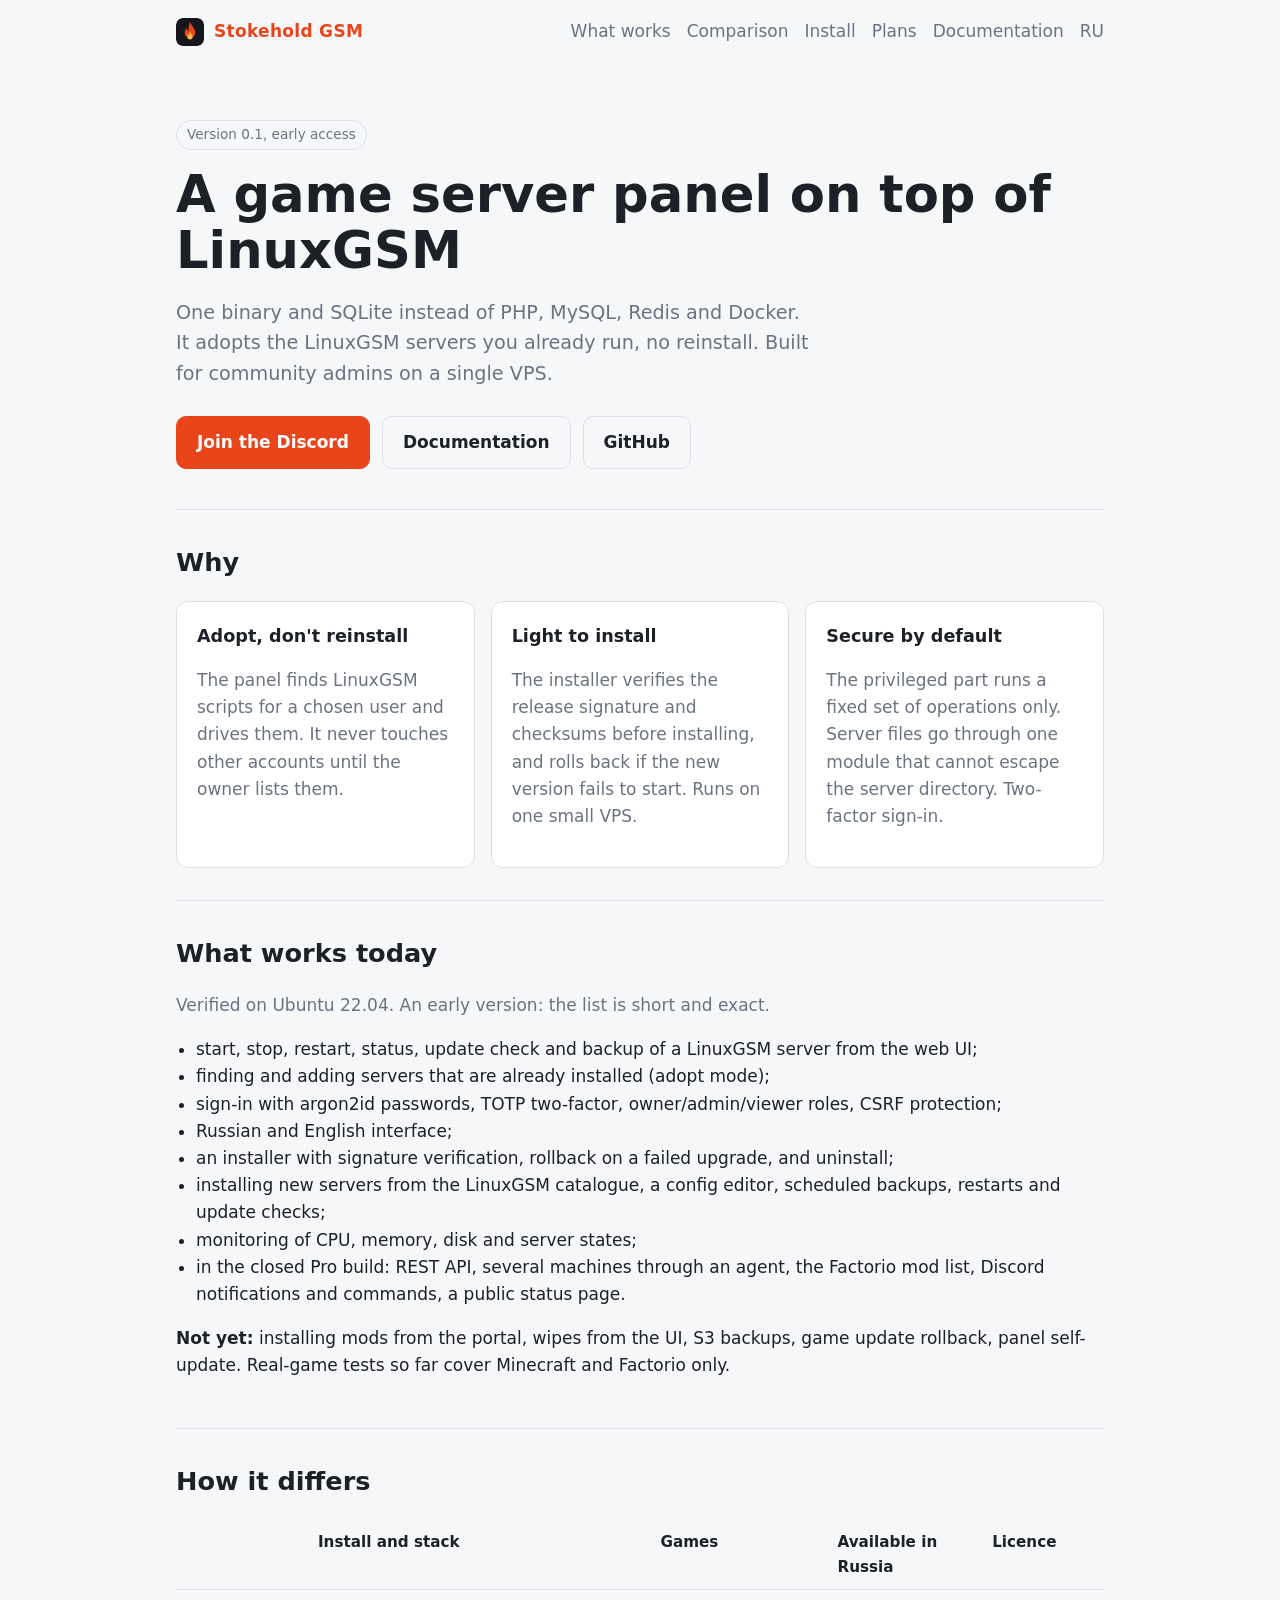
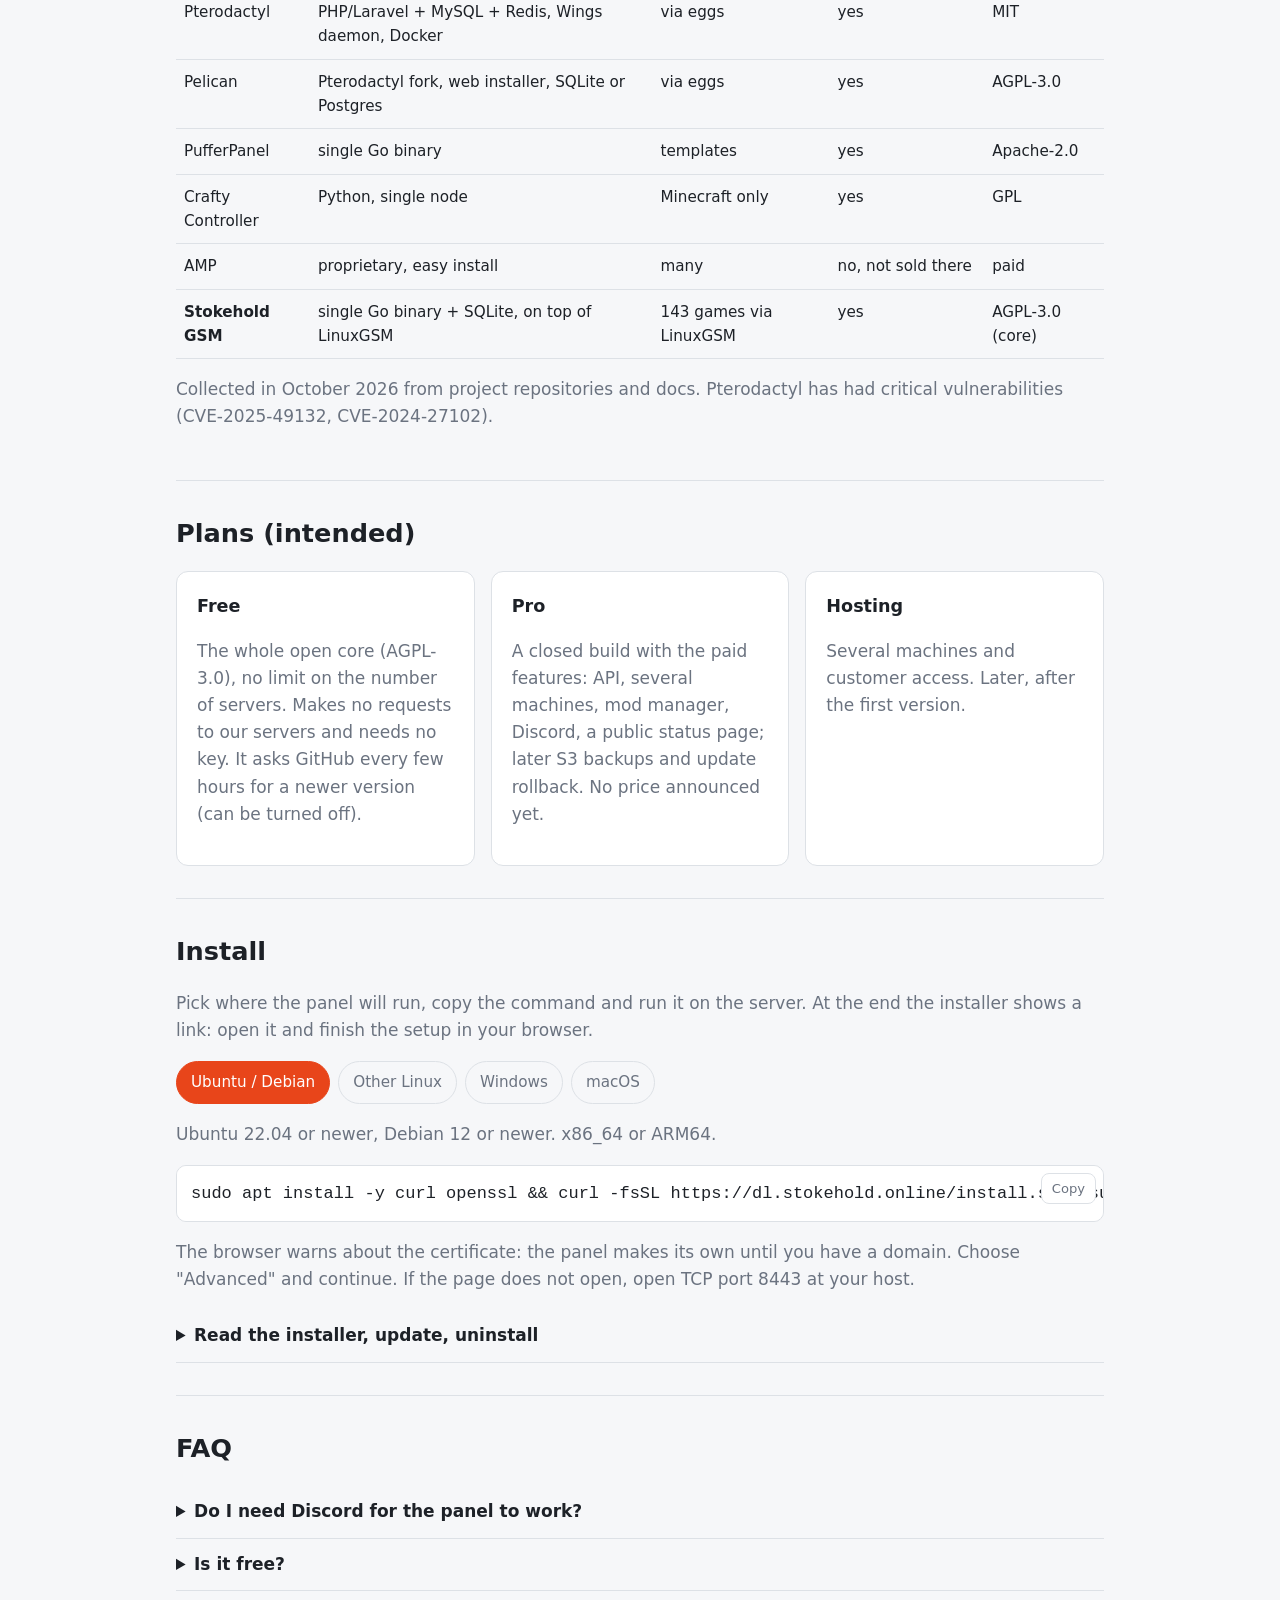
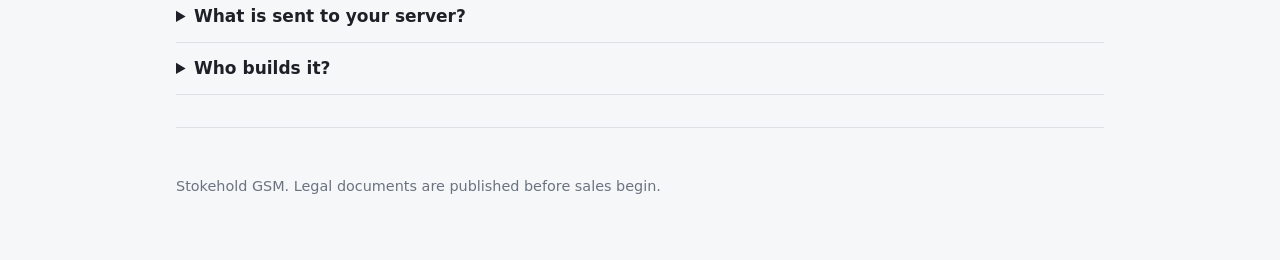
<file: site/en/index.html>
<!doctype html>
<html lang="en" class="nojs">
<head>
<meta charset="utf-8">
<meta name="viewport" content="width=device-width, initial-scale=1">
<link rel="icon" type="image/svg+xml" href="../favicon.svg">
<title>Stokehold GSM: a game server panel on top of LinuxGSM</title>
<meta name="description" content="A lightweight panel for game servers on top of LinuxGSM. One binary, SQLite, no Docker. Adopts servers you already run. Under development.">
<style>
:root { color-scheme: dark light; --bg:#14161c; --card:#1c1f27; --fg:#e6e8eb; --muted:#9aa3b0; --brand:#e8451a; --line:#2c313c; }
@media (prefers-color-scheme: light) { :root { --bg:#f6f7f9; --card:#fff; --fg:#1d2127; --muted:#6b7380; --line:#dde1e6; } }
* { box-sizing: border-box; }
body { margin:0; font:17px/1.6 system-ui,-apple-system,"Segoe UI",sans-serif; background:var(--bg); color:var(--fg); }
.wrap { max-width:960px; margin:0 auto; padding:0 16px; }
header { padding:18px 0; display:flex; justify-content:space-between; align-items:center; }
header a { color:var(--muted); text-decoration:none; margin-left:16px; }
.logo { display:inline-flex; align-items:center; gap:10px; font-weight:800; color:var(--brand); letter-spacing:.3px; margin-left:0; }
.logo img { border-radius:7px; }
.hero { padding:56px 0 40px; }
h1 { font-size:clamp(2rem,5vw,3.2rem); line-height:1.1; margin:0 0 16px; }
.lead { font-size:1.2rem; color:var(--muted); max-width:640px; }
.badge { display:inline-block; padding:3px 10px; border:1px solid var(--line); border-radius:99px; color:var(--muted); font-size:.85rem; margin-bottom:16px; }
.btns { margin-top:26px; display:flex; gap:12px; flex-wrap:wrap; }
.btn { padding:12px 20px; border-radius:10px; text-decoration:none; font-weight:600; border:1px solid var(--line); color:var(--fg); }
.btn.primary { background:var(--brand); border-color:var(--brand); color:#fff; }
section { padding:32px 0; border-top:1px solid var(--line); }
h2 { font-size:1.6rem; margin:0 0 18px; }
.grid { display:grid; gap:16px; grid-template-columns:repeat(auto-fit,minmax(260px,1fr)); }
.card { background:var(--card); border:1px solid var(--line); border-radius:12px; padding:20px; }
.card h3 { margin:0 0 8px; font-size:1.1rem; }
.muted { color:var(--muted); }
ul { padding-left:20px; }
table { width:100%; border-collapse:collapse; font-size:.95rem; }
th,td { text-align:left; padding:10px 8px; border-bottom:1px solid var(--line); vertical-align:top; }
.scroll { overflow-x:auto; }
code,pre { font-family:ui-monospace,Consolas,monospace; }
pre { background:var(--card); border:1px solid var(--line); border-radius:10px; padding:14px; overflow-x:auto; }
details { border-bottom:1px solid var(--line); padding:12px 0; }
summary { cursor:pointer; font-weight:600; }
footer { padding:32px 0 48px; color:var(--muted); font-size:.9rem; border-top:1px solid var(--line); }
footer a { color:var(--muted); }
.tabs { display:flex; flex-wrap:wrap; gap:8px; margin:0 0 16px; }
.tabs button { padding:8px 14px; border:1px solid var(--line); border-radius:99px; background:transparent; color:var(--muted); font:inherit; font-size:.95rem; cursor:pointer; }
.tabs button.on { background:var(--brand); border-color:var(--brand); color:#fff; }
.os { display:none; } .os.on, .nojs .os { display:block; }
.cmd { position:relative; margin:0 0 14px; } .cmd pre { margin:0; padding-right:96px; }
.cmd .copy { position:absolute; top:8px; right:8px; padding:4px 10px; border:1px solid var(--line); border-radius:8px; background:var(--card); color:var(--muted); font:inherit; font-size:.82rem; cursor:pointer; }
.cmd .copy:hover { color:var(--fg); } .nojs .tabs, .nojs .copy { display:none; }

html { scroll-behavior: smooth; }
section[id] { scroll-margin-top: 12px; }
body { animation: pagein .35s ease both; }
@keyframes pagein { from { opacity: 0 } to { opacity: 1 } }
body.leaving { opacity: 0; transition: opacity .22s ease; }
@media (prefers-reduced-motion: reduce) { html { scroll-behavior: auto; } body { animation: none; } body.leaving { transition: none; } }
</style>
</head>
<body>
<div class="wrap">
<header>
  <a class="logo" href="../"><img src="../logo.svg" alt="" width="28" height="28"> Stokehold GSM</a>
  <nav><a href="#now">What works</a><a href="#compare">Comparison</a><a href="#install">Install</a><a href="#plans">Plans</a><a href="docs/">Documentation</a><a class="lang" href="../">RU</a></nav>
</header>

<main>
<div class="hero">
  <span class="badge">Version 0.1, early access</span>
  <h1>A game server panel on top of LinuxGSM</h1>
  <p class="lead">One binary and SQLite instead of PHP, MySQL, Redis and Docker. It adopts the LinuxGSM servers you already run, no reinstall. Built for community admins on a single VPS.</p>
  <div class="btns">
    <a class="btn primary" href="https://discord.gg/Z4Jkh4AYta">Join the Discord</a>
    <a class="btn" href="docs/">Documentation</a>
    <a class="btn" href="https://github.com/stokehold-gsm/stokehold">GitHub</a>
  </div>
</div>

<section>
  <h2>Why</h2>
  <div class="grid">
    <div class="card"><h3>Adopt, don't reinstall</h3><p class="muted">The panel finds LinuxGSM scripts for a chosen user and drives them. It never touches other accounts until the owner lists them.</p></div>
    <div class="card"><h3>Light to install</h3><p class="muted">The installer verifies the release signature and checksums before installing, and rolls back if the new version fails to start. Runs on one small VPS.</p></div>
    <div class="card"><h3>Secure by default</h3><p class="muted">The privileged part runs a fixed set of operations only. Server files go through one module that cannot escape the server directory. Two-factor sign-in.</p></div>
  </div>
</section>

<section id="now">
  <h2>What works today</h2>
  <p class="muted">Verified on Ubuntu 22.04. An early version: the list is short and exact.</p>
  <ul>
    <li>start, stop, restart, status, update check and backup of a LinuxGSM server from the web UI;</li>
    <li>finding and adding servers that are already installed (adopt mode);</li>
    <li>sign-in with argon2id passwords, TOTP two-factor, owner/admin/viewer roles, CSRF protection;</li>
    <li>Russian and English interface;</li>
    <li>an installer with signature verification, rollback on a failed upgrade, and uninstall;</li>
    <li>installing new servers from the LinuxGSM catalogue, a config editor, scheduled backups, restarts and update checks;</li>
    <li>monitoring of CPU, memory, disk and server states;</li>
    <li>in the closed Pro build: REST API, several machines through an agent, the Factorio mod list, Discord notifications and commands, a public status page.</li>
  </ul>
  <p><b>Not yet:</b> installing mods from the portal, wipes from the UI, S3 backups, game update rollback, panel self-update. Real-game tests so far cover Minecraft and Factorio only.</p>
</section>

<section id="compare">
  <h2>How it differs</h2>
  <div class="scroll"><table>
    <tr><th></th><th>Install and stack</th><th>Games</th><th>Available in Russia</th><th>Licence</th></tr>
    <tr><td>Pterodactyl</td><td>PHP/Laravel + MySQL + Redis, Wings daemon, Docker</td><td>via eggs</td><td>yes</td><td>MIT</td></tr>
    <tr><td>Pelican</td><td>Pterodactyl fork, web installer, SQLite or Postgres</td><td>via eggs</td><td>yes</td><td>AGPL-3.0</td></tr>
    <tr><td>PufferPanel</td><td>single Go binary</td><td>templates</td><td>yes</td><td>Apache-2.0</td></tr>
    <tr><td>Crafty Controller</td><td>Python, single node</td><td>Minecraft only</td><td>yes</td><td>GPL</td></tr>
    <tr><td>AMP</td><td>proprietary, easy install</td><td>many</td><td>no, not sold there</td><td>paid</td></tr>
    <tr><td><b>Stokehold GSM</b></td><td>single Go binary + SQLite, on top of LinuxGSM</td><td>143 games via LinuxGSM</td><td>yes</td><td>AGPL-3.0 (core)</td></tr>
  </table></div>
  <p class="muted">Collected in October 2026 from project repositories and docs. Pterodactyl has had critical vulnerabilities (CVE-2025-49132, CVE-2024-27102).</p>
</section>

<section id="plans">
  <h2>Plans (intended)</h2>
  <div class="grid">
    <div class="card"><h3>Free</h3><p class="muted">The whole open core (AGPL-3.0), no limit on the number of servers. Makes no requests to our servers and needs no key. It asks GitHub every few hours for a newer version (can be turned off).</p></div>
    <div class="card"><h3>Pro</h3><p class="muted">A closed build with the paid features: API, several machines, mod manager, Discord, a public status page; later S3 backups and update rollback. No price announced yet.</p></div>
    <div class="card"><h3>Hosting</h3><p class="muted">Several machines and customer access. Later, after the first version.</p></div>
  </div>
</section>

<section id="install">
  <h2>Install</h2>
  <p class="muted">Pick where the panel will run, copy the command and run it on the server. At the end the installer shows a link: open it and finish the setup in your browser.</p>
  <div class="tabs" role="tablist" aria-label="Operating system">
    <button type="button" role="tab" data-os="deb" class="on">Ubuntu / Debian</button>
    <button type="button" role="tab" data-os="linux">Other Linux</button>
    <button type="button" role="tab" data-os="win">Windows</button>
    <button type="button" role="tab" data-os="mac">macOS</button>
  </div>

  <div class="os on" data-os="deb">
    <p class="muted">Ubuntu 22.04 or newer, Debian 12 or newer. x86_64 or ARM64.</p>
    <div class="cmd"><button type="button" class="copy">Copy</button><pre><code>sudo apt install -y curl openssl &amp;&amp; curl -fsSL https://dl.stokehold.online/install.sh | sudo bash</code></pre></div>
  </div>

  <div class="os" data-os="linux">
    <p class="muted">Any Linux with systemd and OpenSSL 3. Install curl and openssl with your package manager first (<code>dnf</code>, <code>pacman</code>). Game dependencies are installed automatically on Ubuntu and Debian only.</p>
    <div class="cmd"><button type="button" class="copy">Copy</button><pre><code>curl -fsSL https://dl.stokehold.online/install.sh | sudo bash</code></pre></div>
  </div>

  <div class="os" data-os="win">
    <p class="muted">The panel runs on Linux only: rent an Ubuntu 24.04 VPS (Ubuntu / Debian tab) or run Linux inside Windows with WSL2. In PowerShell as administrator:</p>
    <div class="cmd"><button type="button" class="copy">Copy</button><pre><code>wsl --install -d Ubuntu-24.04</code></pre></div>
    <p>After the reboot open Ubuntu and enable systemd:</p>
    <div class="cmd"><button type="button" class="copy">Copy</button><pre><code>printf '[boot]\nsystemd=true\n' | sudo tee /etc/wsl.conf</code></pre></div>
    <p>Then run <code>wsl --shutdown</code> in PowerShell, open Ubuntu again and use the command from the Ubuntu / Debian tab. Game servers in WSL2 are not reachable from outside, so use a VPS for a real server.</p>
  </div>

  <div class="os" data-os="mac">
    <p class="muted">The panel runs on Linux only. On a Mac, rent an Ubuntu 24.04 VPS, connect to it and run the command from the Ubuntu / Debian tab.</p>
    <div class="cmd"><button type="button" class="copy">Copy</button><pre><code>ssh YOUR_USER@VPS_ADDRESS</code></pre></div>
  </div>

  <p class="muted">The browser warns about the certificate: the panel makes its own until you have a domain. Choose "Advanced" and continue. If the page does not open, open TCP port 8443 at your host.</p>

  <details><summary>Read the installer, update, uninstall</summary>
    <p class="muted">The installer verifies the release signature before installing. To read it first, download <a href="https://dl.stokehold.online/install.sh">install.sh</a> and run it with <code>sudo bash install.sh</code>. Update: the same command. Uninstalling does not touch your game servers.</p>
    <div class="cmd"><button type="button" class="copy">Copy</button><pre><code>curl -fsSL https://dl.stokehold.online/uninstall.sh | sudo bash</code></pre></div>
  </details>
</section>

<section>
  <h2>FAQ</h2>
  <details><summary>Do I need Discord for the panel to work?</summary><p class="muted">No. The panel, licences and updates do not depend on Discord.</p></details>
  <details><summary>Is it free?</summary><p class="muted">Yes. The core is open source (AGPL-3.0) and free, with no server limit. Paid Pro, a closed build, adds the API, several machines, mods, Discord and more. Prices are not announced.</p></details>
  <details><summary>What is sent to your server?</summary><p class="muted">Free never contacts our servers and needs no key. The only outgoing request is a check with GitHub every few hours for a newer version (GitHub sees the server address); you can turn it off in the update settings. Pro sends the key, an instance fingerprint and the panel version to verify the licence. Details will be in the privacy policy.</p></details>
  <details><summary>Who builds it?</summary><p class="muted">One developer who runs a Factorio server. The project is written with an AI assistant; a human makes the decisions and releases.</p></details>
</section>
</main>

<footer><p>Stokehold GSM. Legal documents are published before sales begin.</p></footer>
</div>
<script>
(function () {
  document.documentElement.classList.remove('nojs');
  var tabs = document.querySelectorAll('.tabs button'), blocks = document.querySelectorAll('.os');
  tabs.forEach(function (t) {
    t.addEventListener('click', function () {
      tabs.forEach(function (x) { x.classList.toggle('on', x === t); });
      blocks.forEach(function (b) { b.classList.toggle('on', b.dataset.os === t.dataset.os); });
    });
  });
  document.querySelectorAll('.copy').forEach(function (b) {
    b.addEventListener('click', function () {
      var text = b.parentNode.querySelector('code').innerText, label = b.textContent;
      var done = function () { b.textContent = label === 'Copy' ? 'Copied' : 'Скопировано'; setTimeout(function () { b.textContent = label; }, 1500); };
      if (navigator.clipboard) { navigator.clipboard.writeText(text).then(done, done); return; }
      var ta = document.createElement('textarea'); ta.value = text; document.body.appendChild(ta); ta.select();
      try { document.execCommand('copy'); } catch (e) {} document.body.removeChild(ta); done();
    });
  });
})();

(function () {
  var lang = document.querySelector('a.lang');
  if (lang) lang.addEventListener('click', function (e) {
    e.preventDefault();
    var url = lang.href + location.hash;
    document.body.classList.add('leaving');
    setTimeout(function () { location.href = url; }, 230);
  });
})();
</script>
</body>
</html>
</file>
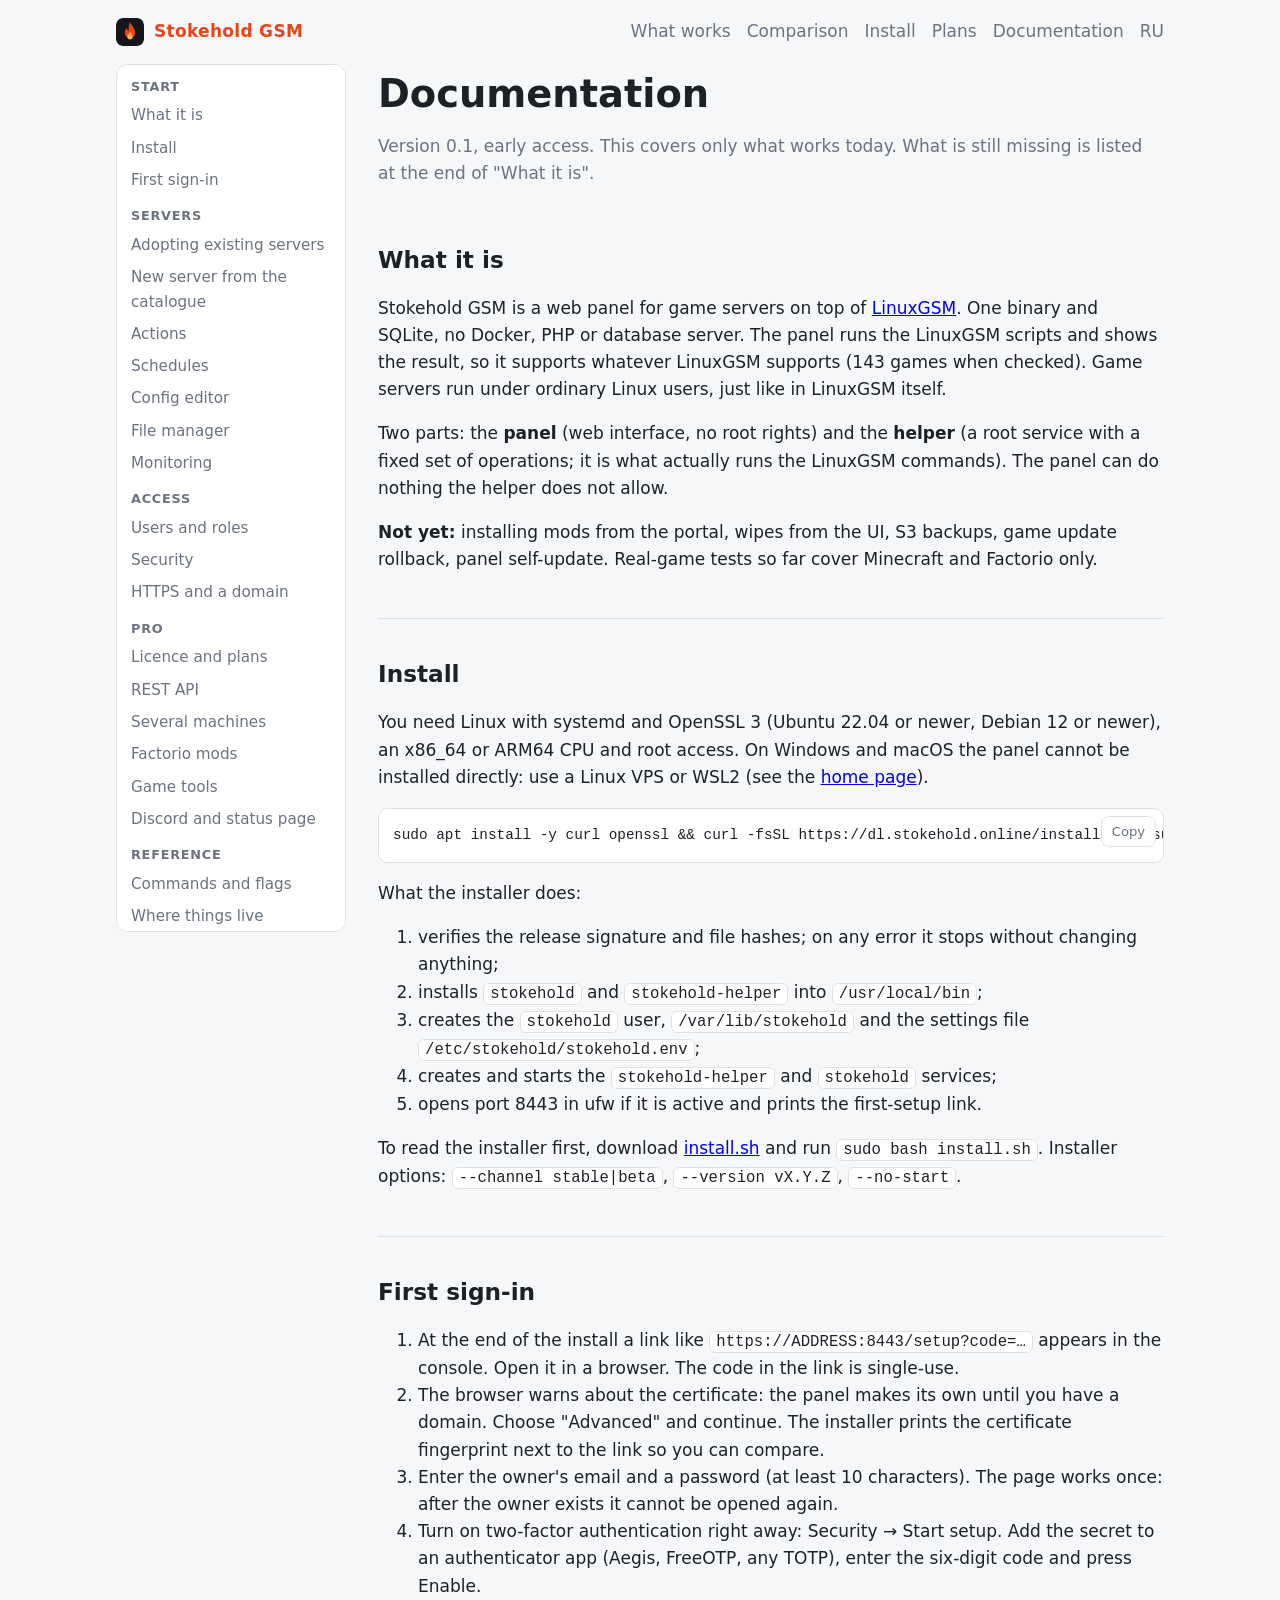
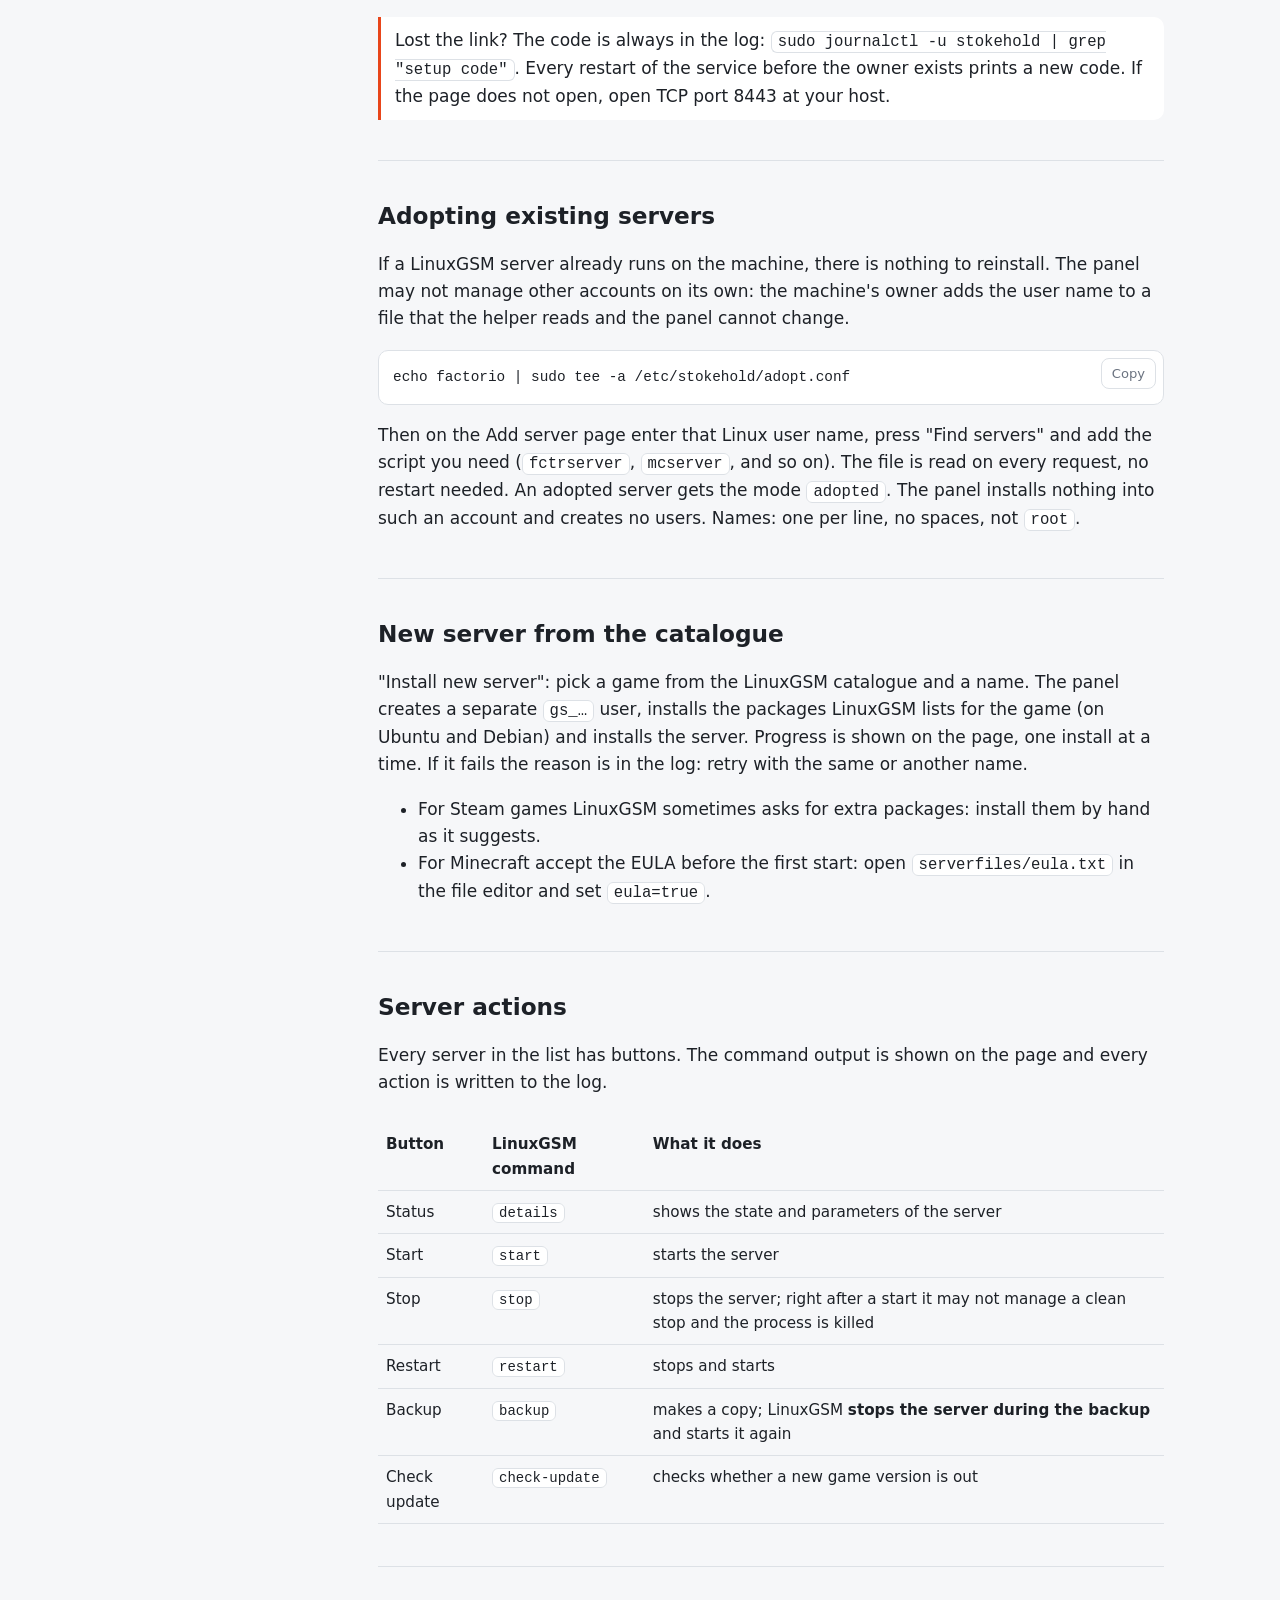
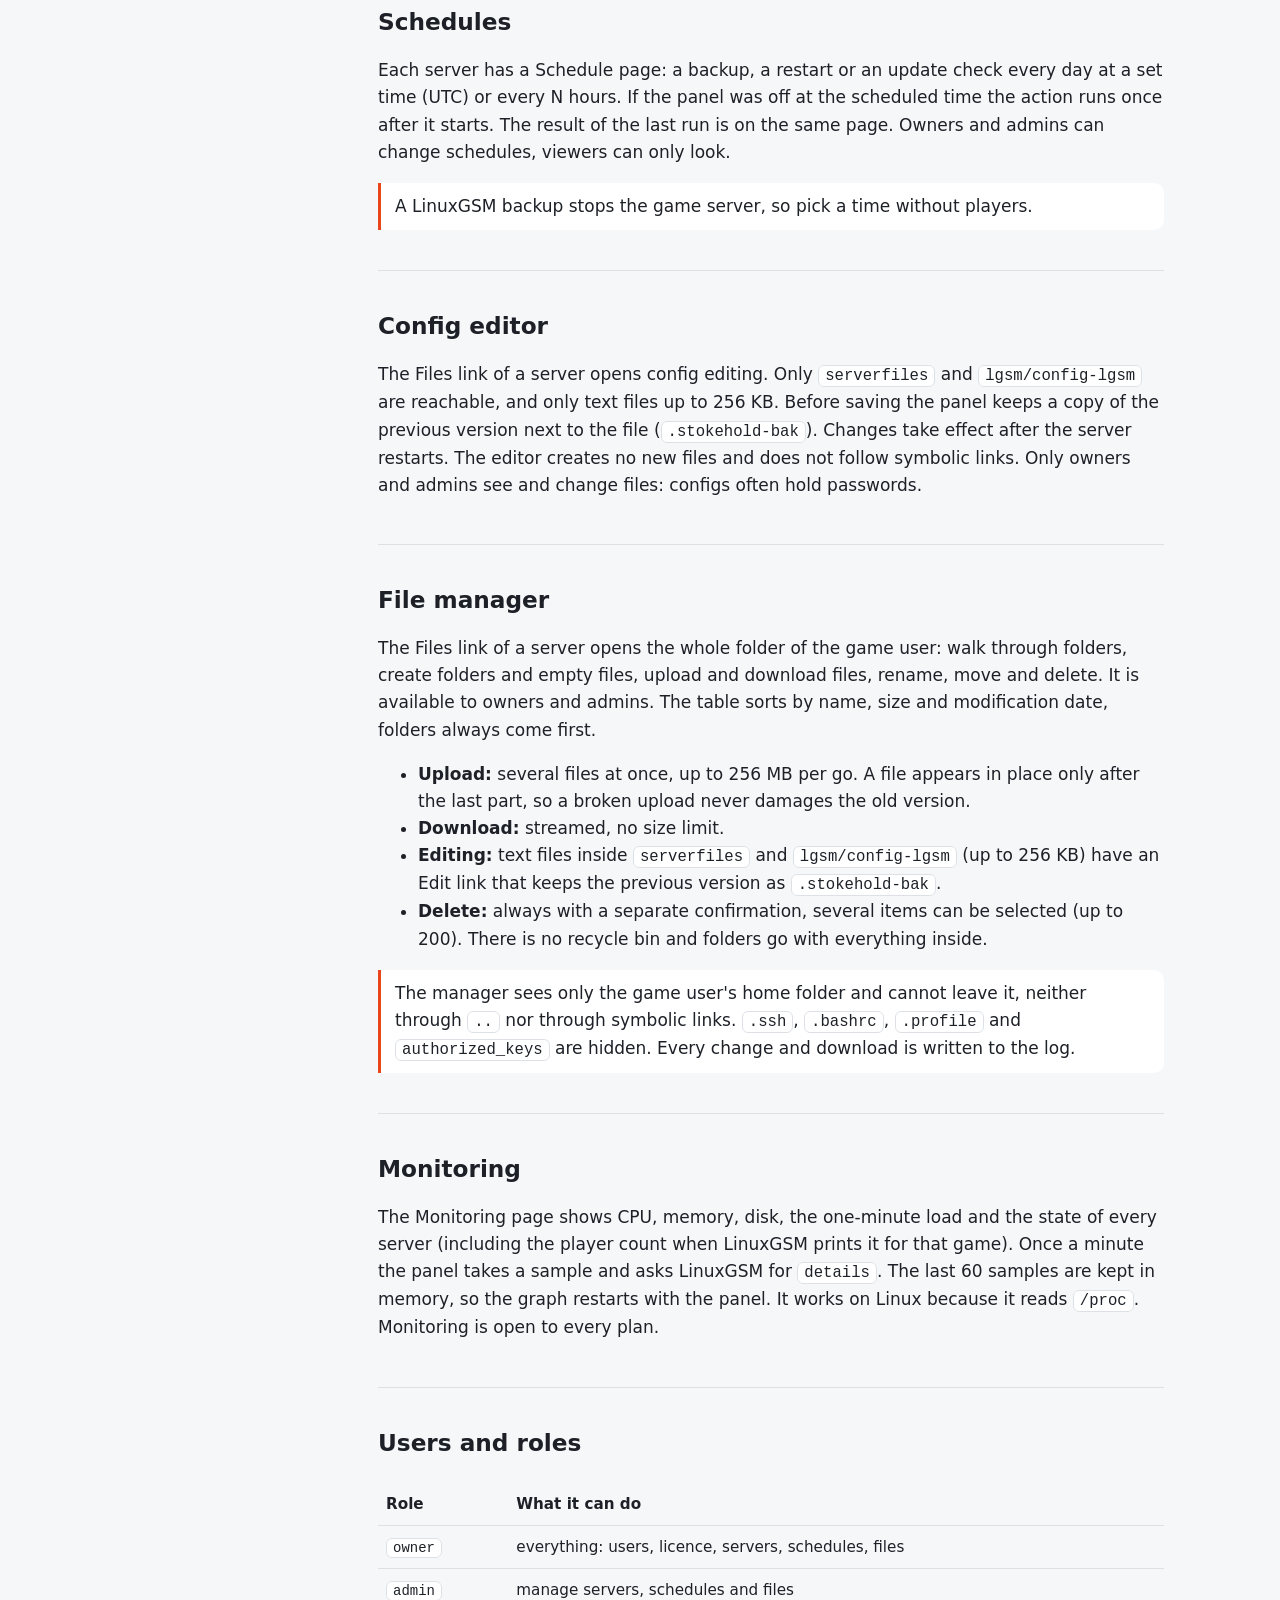
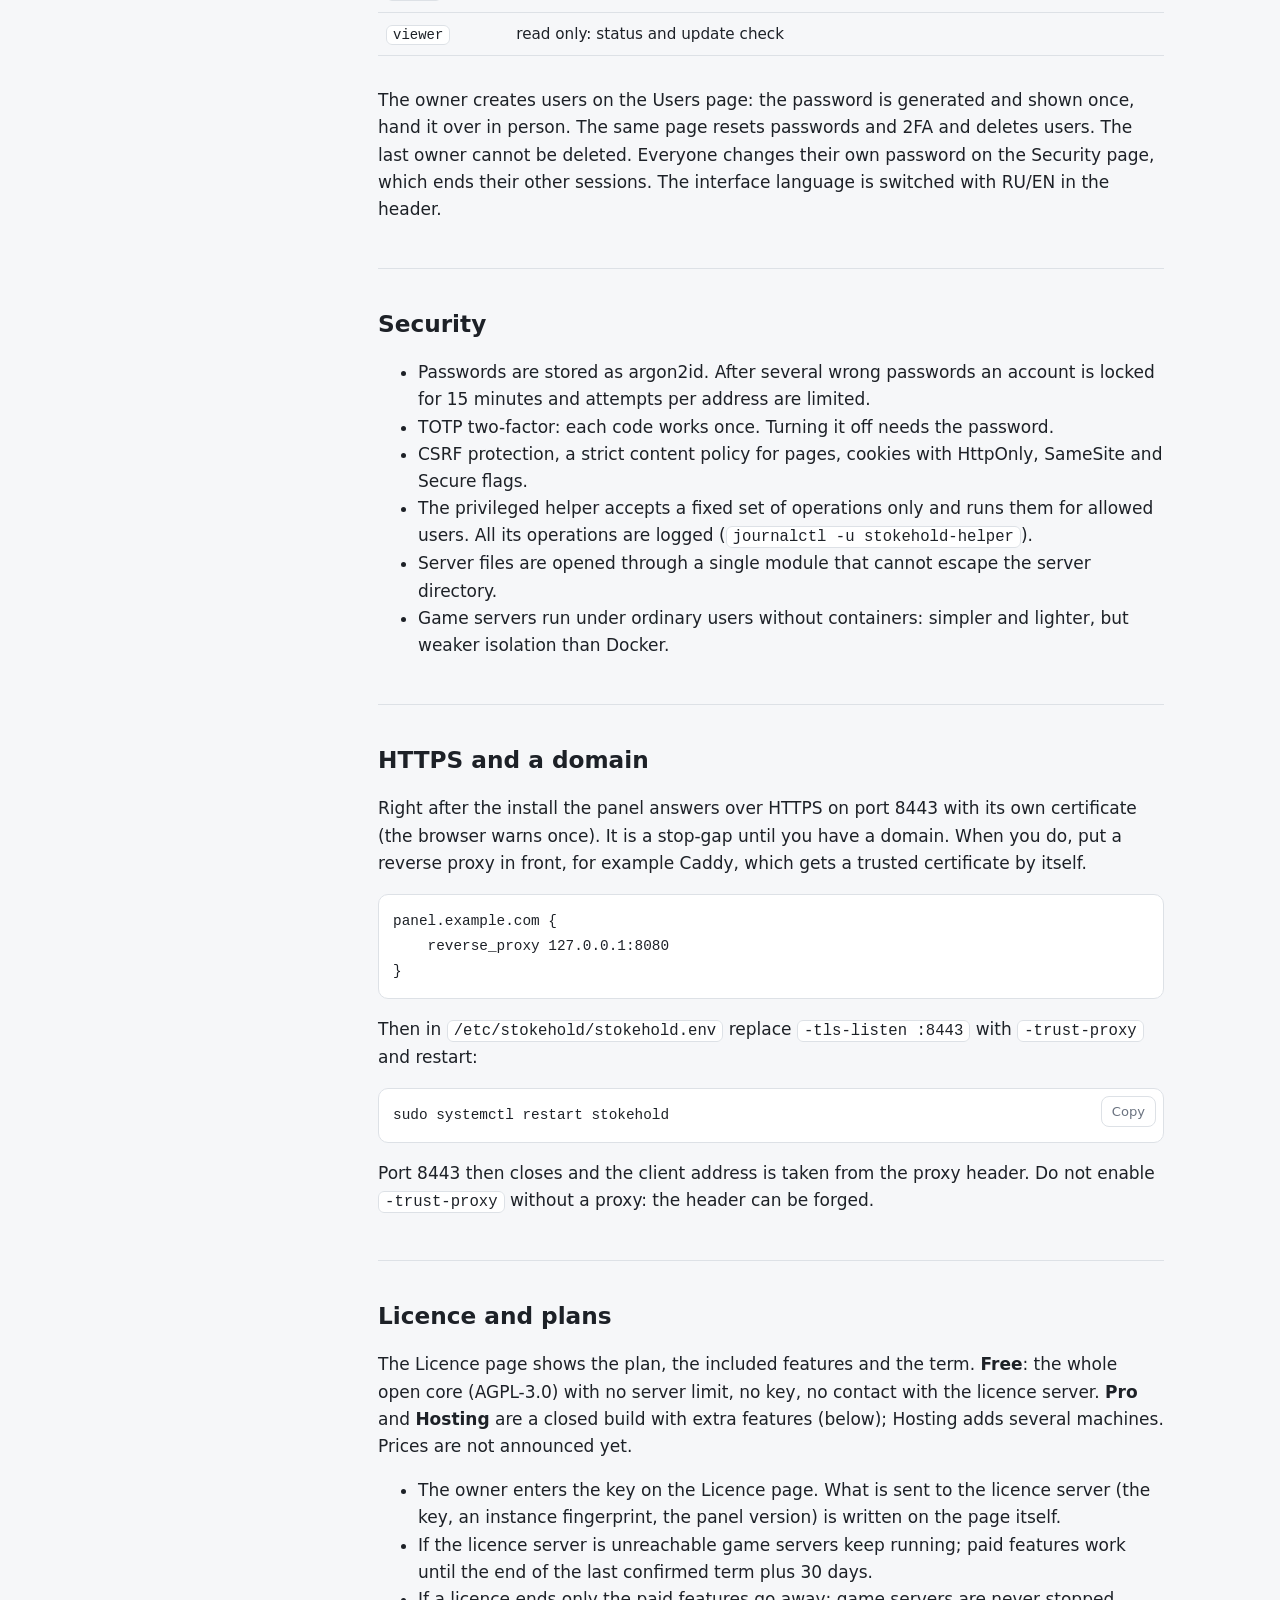
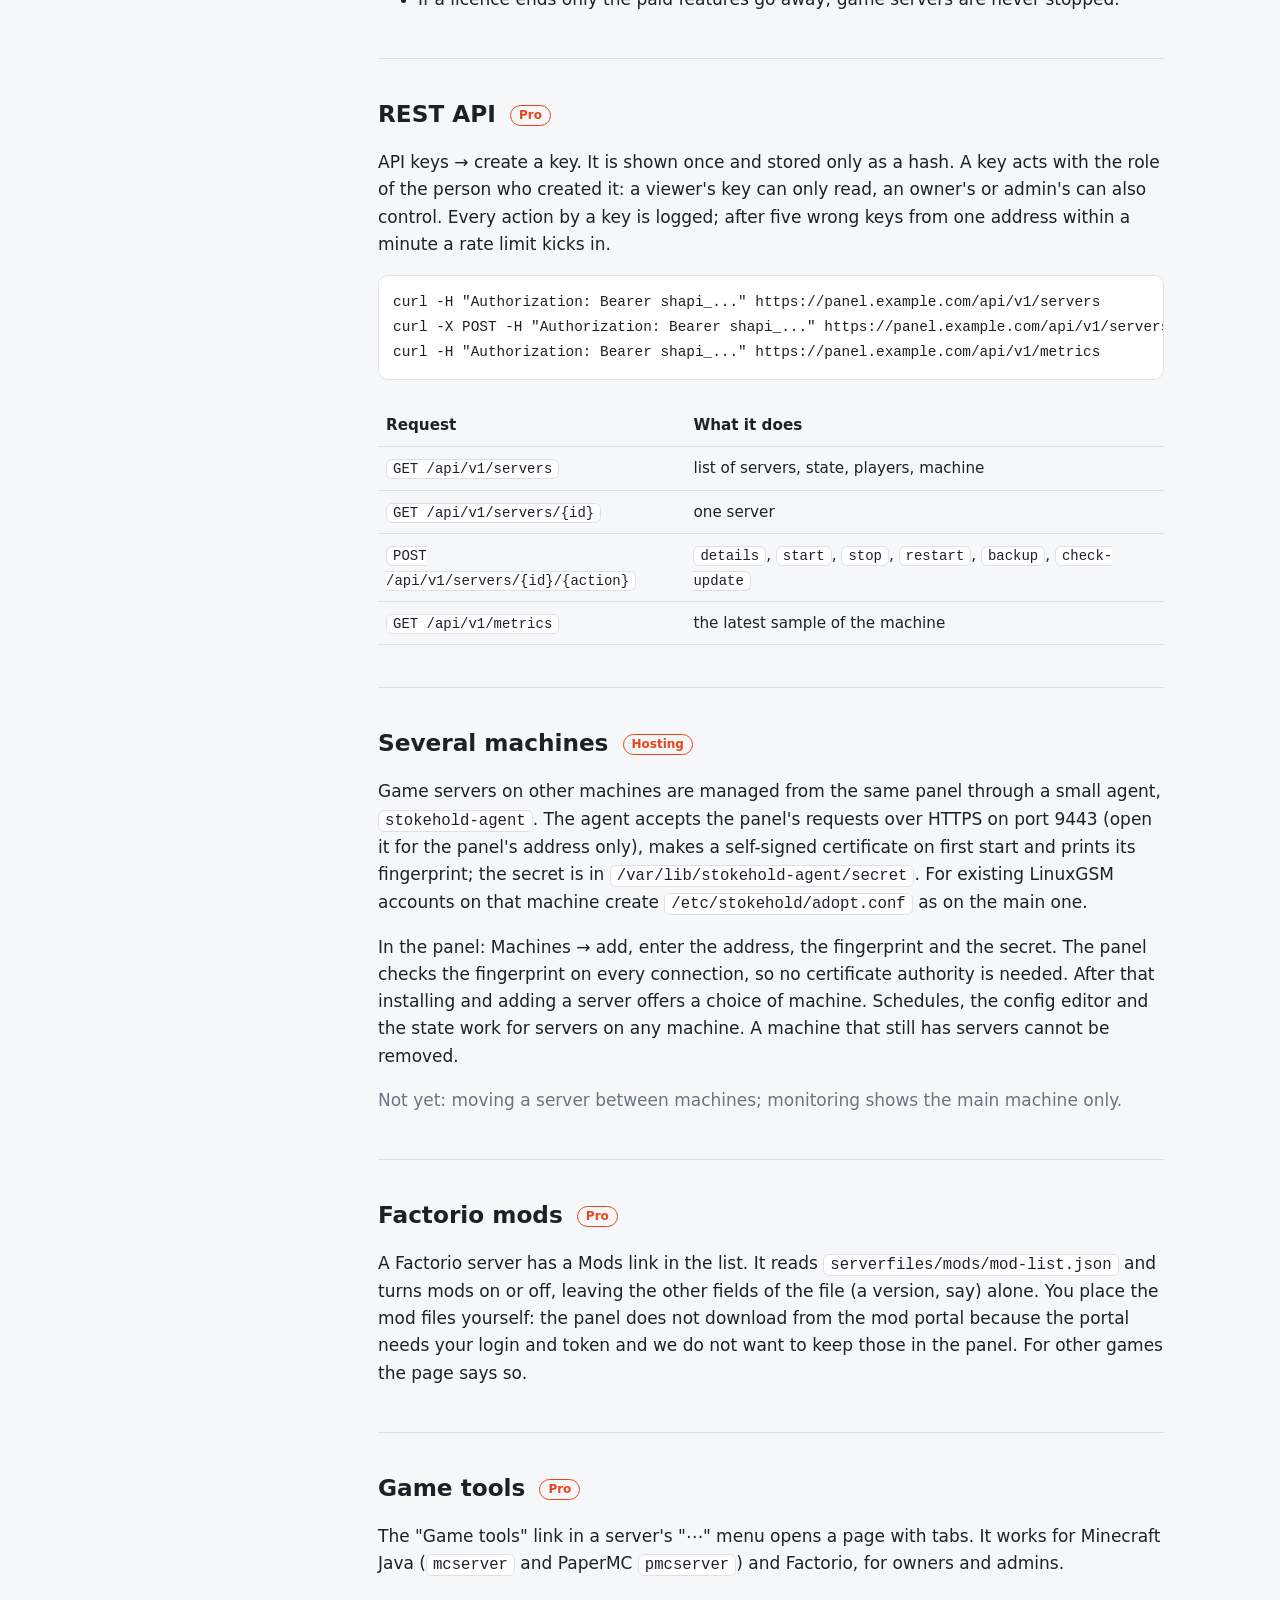
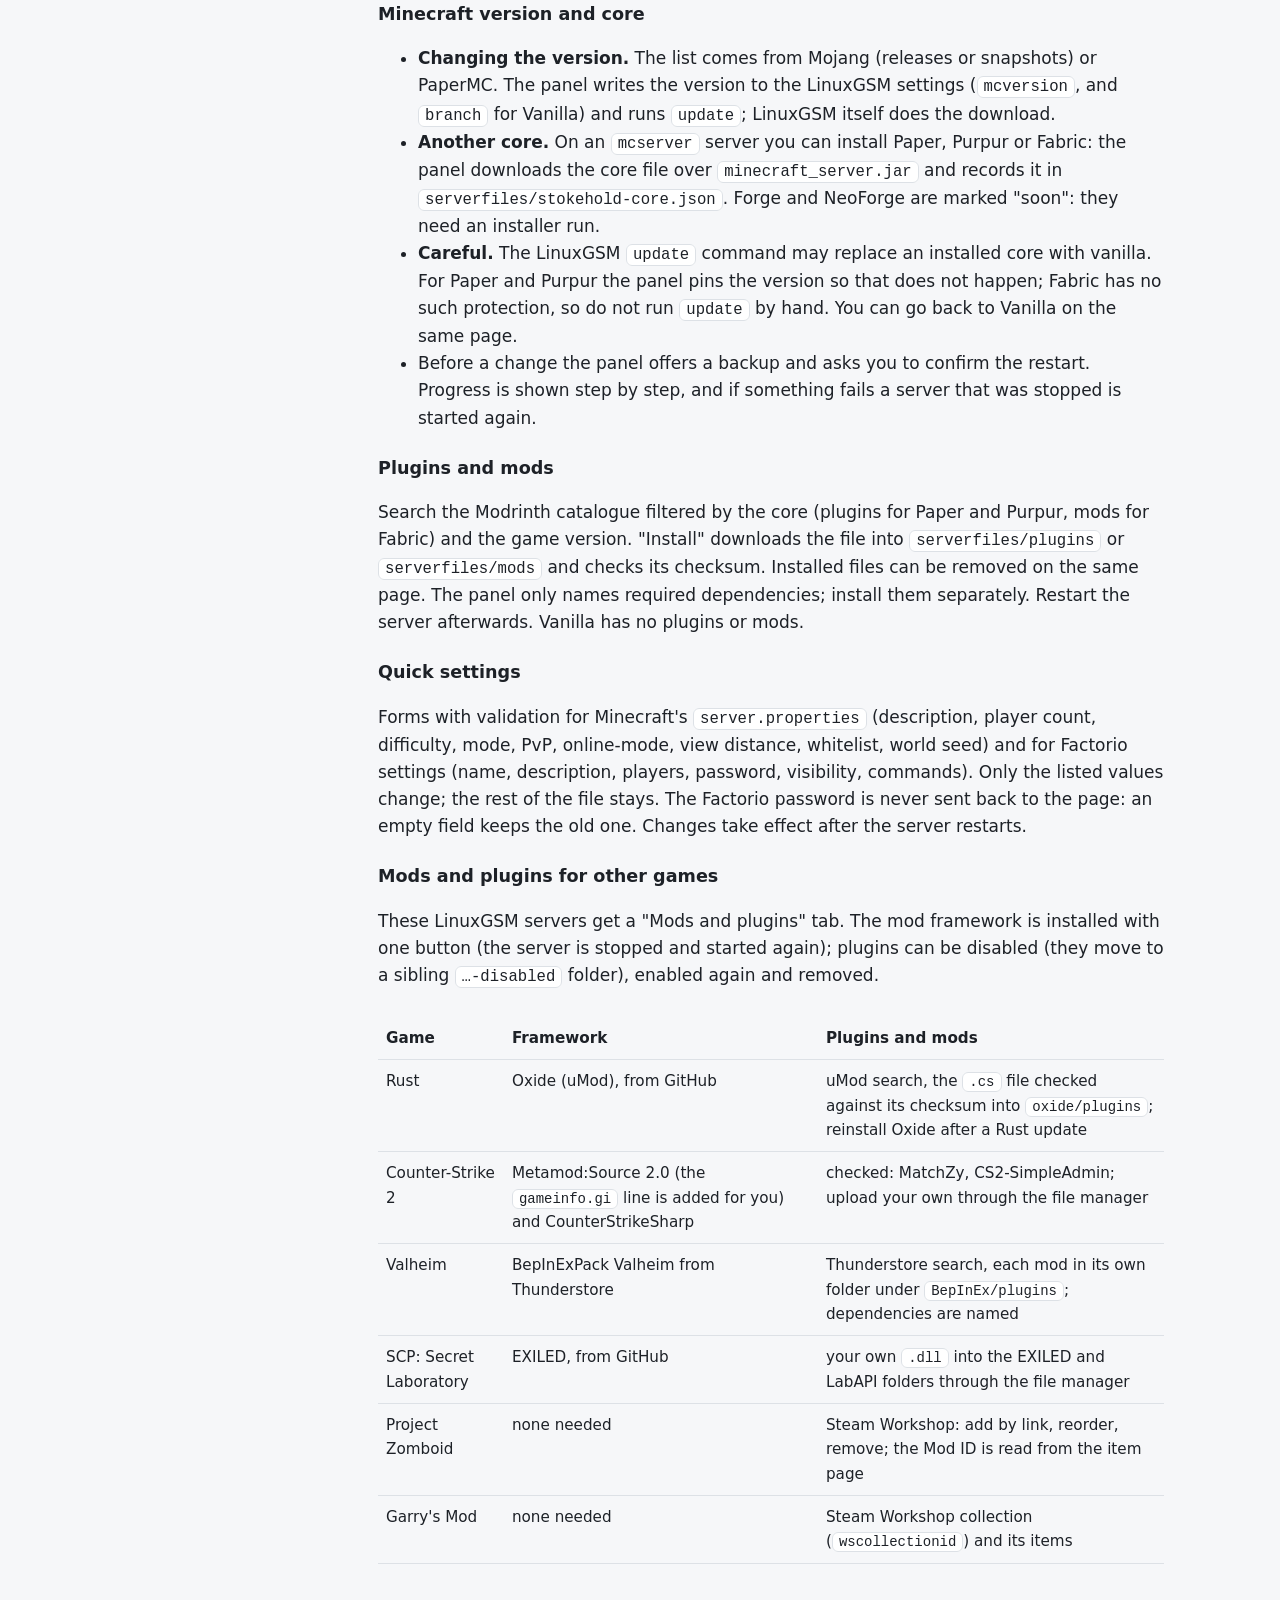
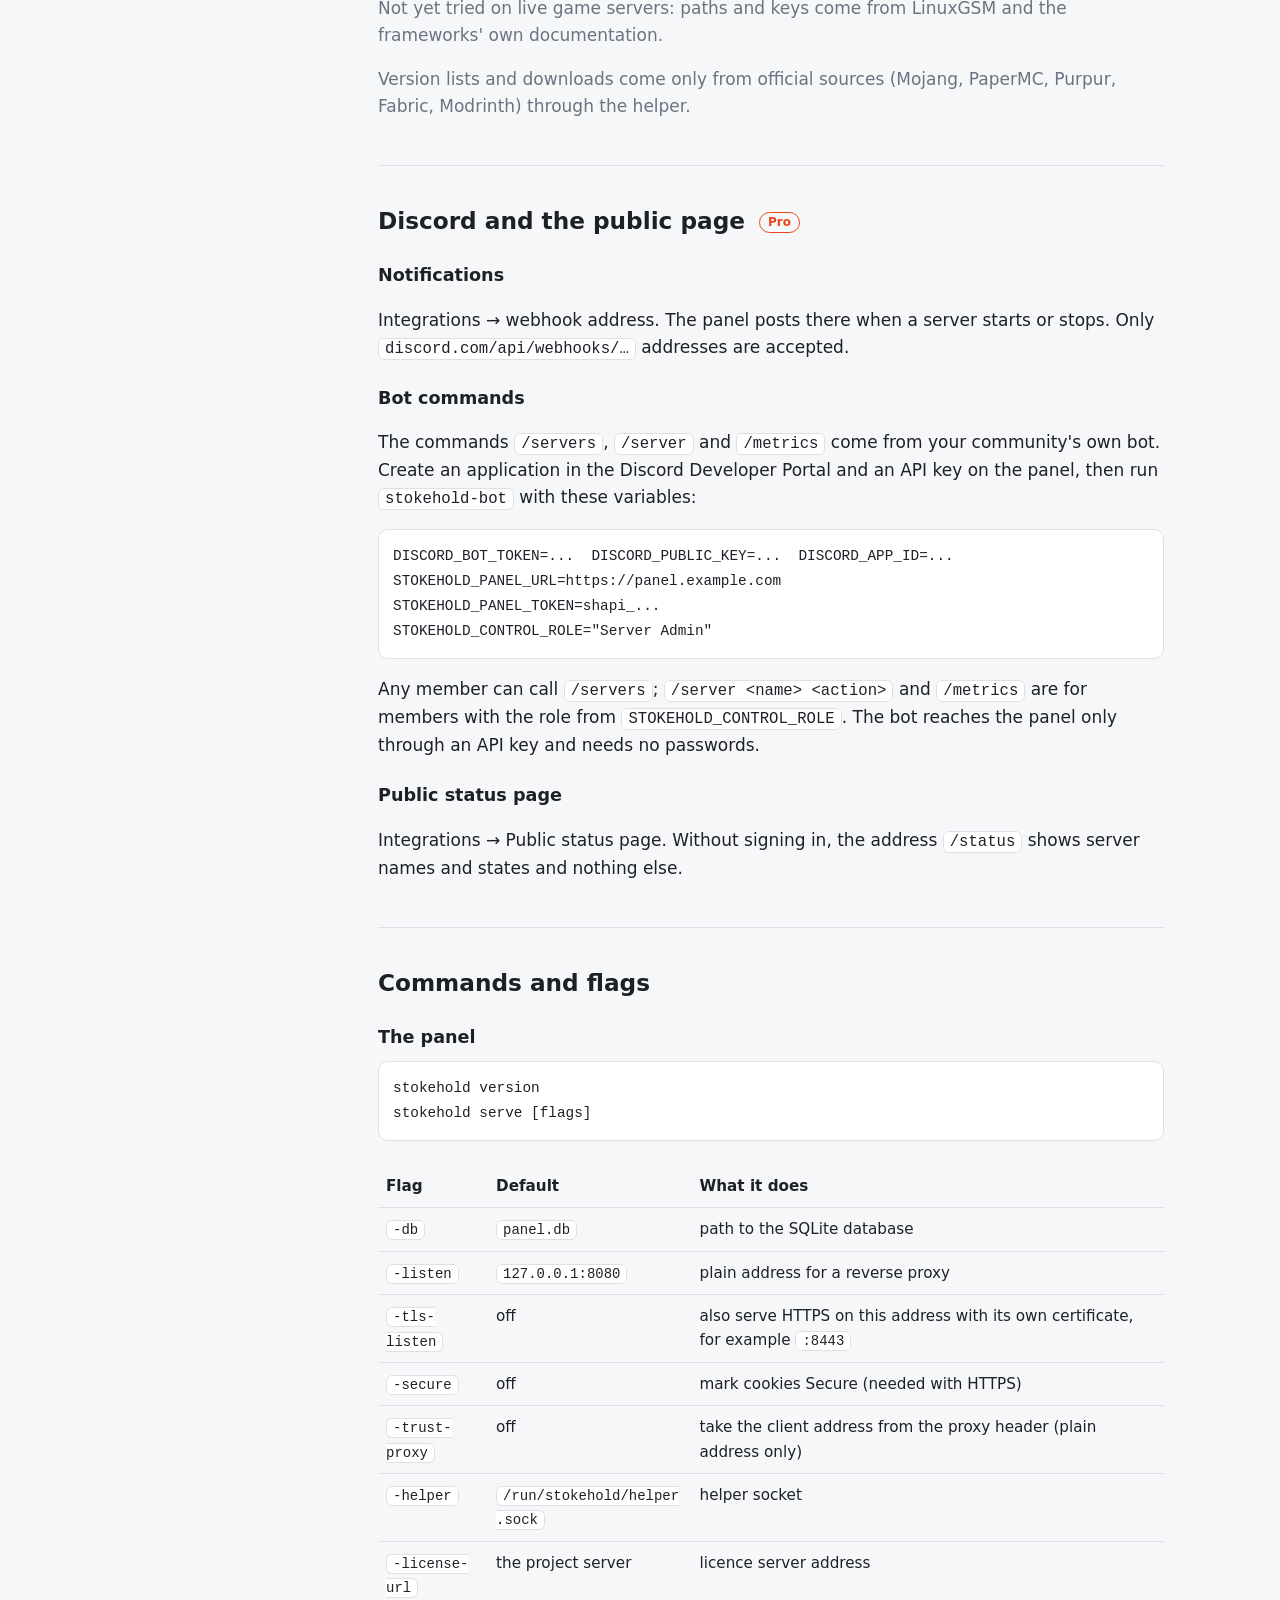
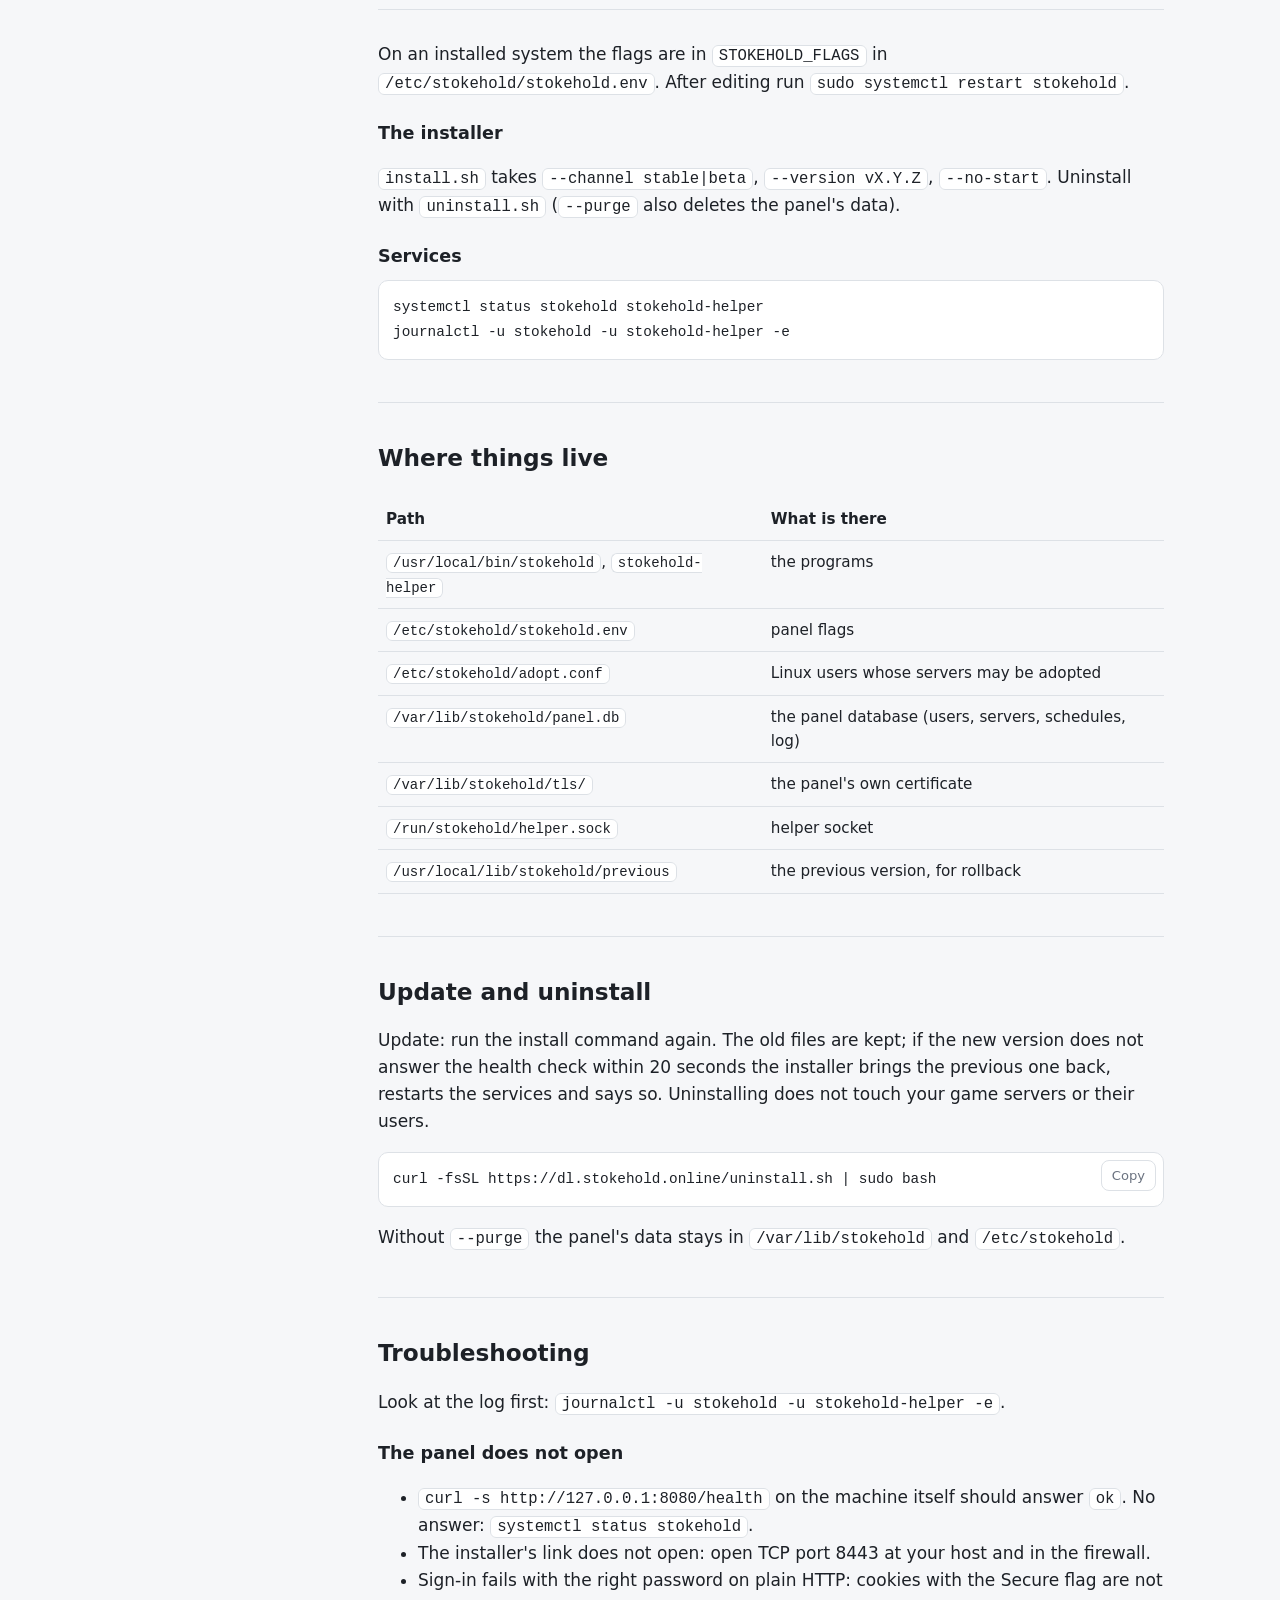
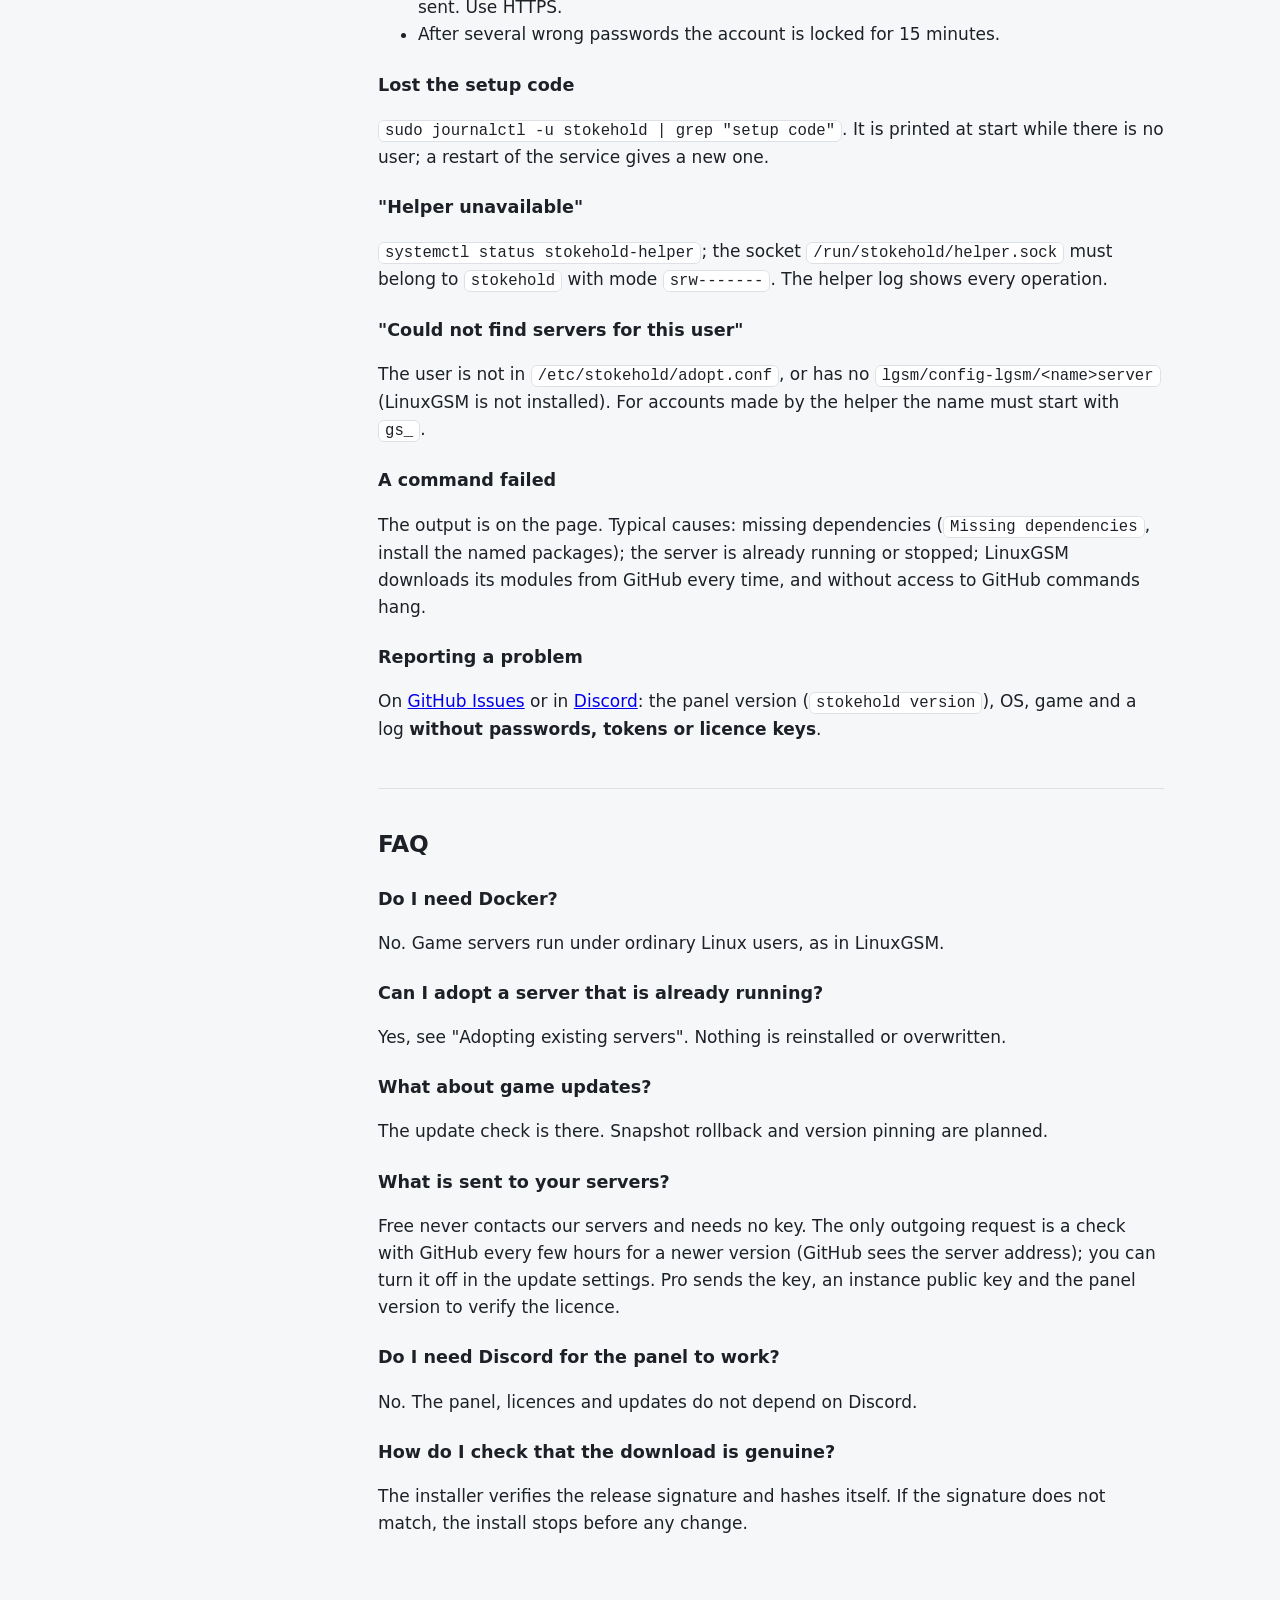
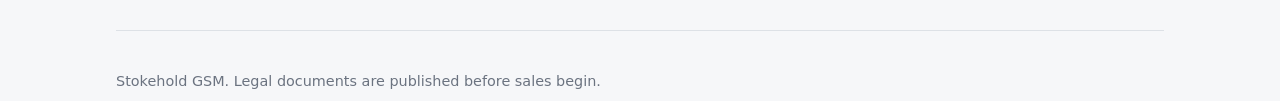
<file: site/en/docs/index.html>
<!doctype html>
<html lang="en" class="nojs">
<head>
<meta charset="utf-8">
<meta name="viewport" content="width=device-width, initial-scale=1">
<link rel="icon" type="image/svg+xml" href="../../favicon.svg">
<title>Documentation: Stokehold GSM</title>
<meta name="description" content="How to install and use Stokehold GSM: servers, schedules, config editor, roles, security, monitoring, API, commands and troubleshooting.">
<style>
:root { color-scheme: dark light; --bg:#14161c; --card:#1c1f27; --fg:#e6e8eb; --muted:#9aa3b0; --brand:#e8451a; --line:#2c313c; }
@media (prefers-color-scheme: light) { :root { --bg:#f6f7f9; --card:#fff; --fg:#1d2127; --muted:#6b7380; --line:#dde1e6; } }
* { box-sizing: border-box; }
html { scroll-behavior: smooth; }
body { margin:0; font:17px/1.6 system-ui,-apple-system,"Segoe UI",sans-serif; background:var(--bg); color:var(--fg); animation:pagein .35s ease both; }
@keyframes pagein { from { opacity:0 } to { opacity:1 } }
body.leaving { opacity:0; transition:opacity .22s ease; }
@media (prefers-reduced-motion: reduce) { html { scroll-behavior:auto; } body { animation:none; } body.leaving { transition:none; } }
.wrap { max-width:1080px; margin:0 auto; padding:0 16px; }
header { padding:18px 0; display:flex; justify-content:space-between; align-items:center; gap:12px; flex-wrap:wrap; }
header nav { display:flex; flex-wrap:wrap; gap:6px 16px; }
header a { color:var(--muted); text-decoration:none; }
header a:hover { color:var(--fg); }
.logo { display:inline-flex; align-items:center; gap:10px; font-weight:800; color:var(--brand); letter-spacing:.3px; }
.logo img { border-radius:7px; }
.layout { display:grid; grid-template-columns:230px minmax(0,1fr); gap:32px; align-items:start; padding-bottom:48px; }
.side { position:sticky; top:16px; border:1px solid var(--line); border-radius:12px; background:var(--card); padding:12px 14px; font-size:.95rem; max-height:calc(100vh - 32px); overflow:auto; }
.side a { display:block; padding:4px 0; color:var(--muted); text-decoration:none; }
.side a:hover { color:var(--fg); }
.side b { display:block; margin:10px 0 2px; font-size:.8rem; text-transform:uppercase; letter-spacing:.06em; color:var(--muted); font-weight:600; }
.side b:first-child { margin-top:0; }
article h1 { font-size:clamp(1.8rem,4vw,2.4rem); line-height:1.15; margin:8px 0 12px; }
article h2 { font-size:1.45rem; margin:0 0 12px; padding-top:8px; scroll-margin-top:12px; }
article h3 { font-size:1.1rem; margin:22px 0 6px; }
article section { padding:28px 0; border-top:1px solid var(--line); }
article section:first-of-type { border-top:0; }
.muted { color:var(--muted); }
code, pre { font-family:ui-monospace,Consolas,monospace; font-size:.92em; }
:not(pre) > code { background:var(--card); border:1px solid var(--line); border-radius:6px; padding:1px 6px; word-break:break-word; }
pre { background:var(--card); border:1px solid var(--line); border-radius:10px; padding:14px; overflow-x:auto; margin:10px 0 14px; }
.cmd { position:relative; margin:10px 0 14px; } .cmd pre { margin:0; padding-right:96px; }
.cmd .copy { position:absolute; top:8px; right:8px; padding:4px 10px; border:1px solid var(--line); border-radius:8px; background:var(--card); color:var(--muted); font:inherit; font-size:.82rem; cursor:pointer; }
.cmd .copy:hover { color:var(--fg); } .nojs .copy { display:none; }
table { width:100%; border-collapse:collapse; font-size:.95rem; margin:10px 0 14px; }
th,td { text-align:left; padding:9px 8px; border-bottom:1px solid var(--line); vertical-align:top; }
.scroll { overflow-x:auto; }
.note { border-left:3px solid var(--brand); background:var(--card); border-radius:0 10px 10px 0; padding:10px 14px; margin:12px 0; }
.pro { display:inline-block; font-size:.75rem; border:1px solid var(--brand); color:var(--brand); border-radius:99px; padding:0 8px; vertical-align:middle; margin-left:6px; }
footer { padding:24px 0 48px; color:var(--muted); font-size:.9rem; border-top:1px solid var(--line); }
@media (max-width: 800px) { .layout { grid-template-columns:1fr; } .side { position:static; max-height:none; } }
</style>
</head>
<body>
<div class="wrap">
<header>
  <a class="logo" href="../"><img src="../../logo.svg" alt="" width="28" height="28"> Stokehold GSM</a>
  <nav><a href="../#now">What works</a><a href="../#compare">Comparison</a><a href="../#install">Install</a><a href="../#plans">Plans</a><a href="./">Documentation</a><a class="lang" href="../../docs/">RU</a></nav>
</header>

<div class="layout">
<nav class="side" aria-label="Documentation sections">
  <b>Start</b>
  <a href="#overview">What it is</a>
  <a href="#install">Install</a>
  <a href="#first">First sign-in</a>
  <b>Servers</b>
  <a href="#adopt">Adopting existing servers</a>
  <a href="#new">New server from the catalogue</a>
  <a href="#actions">Actions</a>
  <a href="#schedules">Schedules</a>
  <a href="#files">Config editor</a>
  <a href="#filemanager">File manager</a>
  <a href="#monitor">Monitoring</a>
  <b>Access</b>
  <a href="#roles">Users and roles</a>
  <a href="#security">Security</a>
  <a href="#https">HTTPS and a domain</a>
  <b>Pro</b>
  <a href="#license">Licence and plans</a>
  <a href="#api">REST API</a>
  <a href="#nodes">Several machines</a>
  <a href="#mods">Factorio mods</a>
  <a href="#game-tools">Game tools</a>
  <a href="#discord">Discord and status page</a>
  <b>Reference</b>
  <a href="#cli">Commands and flags</a>
  <a href="#files-paths">Where things live</a>
  <a href="#update">Update and uninstall</a>
  <a href="#trouble">Troubleshooting</a>
  <a href="#faq">FAQ</a>
</nav>

<article>
<h1>Documentation</h1>
<p class="muted">Version 0.1, early access. This covers only what works today. What is still missing is listed at the end of "What it is".</p>

<section id="overview">
  <h2>What it is</h2>
  <p>Stokehold GSM is a web panel for game servers on top of <a href="https://linuxgsm.com">LinuxGSM</a>. One binary and SQLite, no Docker, PHP or database server. The panel runs the LinuxGSM scripts and shows the result, so it supports whatever LinuxGSM supports (143 games when checked). Game servers run under ordinary Linux users, just like in LinuxGSM itself.</p>
  <p>Two parts: the <b>panel</b> (web interface, no root rights) and the <b>helper</b> (a root service with a fixed set of operations; it is what actually runs the LinuxGSM commands). The panel can do nothing the helper does not allow.</p>
  <p><b>Not yet:</b> installing mods from the portal, wipes from the UI, S3 backups, game update rollback, panel self-update. Real-game tests so far cover Minecraft and Factorio only.</p>
</section>

<section id="install">
  <h2>Install</h2>
  <p>You need Linux with systemd and OpenSSL 3 (Ubuntu 22.04 or newer, Debian 12 or newer), an x86_64 or ARM64 CPU and root access. On Windows and macOS the panel cannot be installed directly: use a Linux VPS or WSL2 (see the <a href="../#install">home page</a>).</p>
  <div class="cmd"><button type="button" class="copy">Copy</button><pre><code>sudo apt install -y curl openssl &amp;&amp; curl -fsSL https://dl.stokehold.online/install.sh | sudo bash</code></pre></div>
  <p>What the installer does:</p>
  <ol>
    <li>verifies the release signature and file hashes; on any error it stops without changing anything;</li>
    <li>installs <code>stokehold</code> and <code>stokehold-helper</code> into <code>/usr/local/bin</code>;</li>
    <li>creates the <code>stokehold</code> user, <code>/var/lib/stokehold</code> and the settings file <code>/etc/stokehold/stokehold.env</code>;</li>
    <li>creates and starts the <code>stokehold-helper</code> and <code>stokehold</code> services;</li>
    <li>opens port 8443 in ufw if it is active and prints the first-setup link.</li>
  </ol>
  <p>To read the installer first, download <a href="https://dl.stokehold.online/install.sh">install.sh</a> and run <code>sudo bash install.sh</code>. Installer options: <code>--channel stable|beta</code>, <code>--version vX.Y.Z</code>, <code>--no-start</code>.</p>
</section>

<section id="first">
  <h2>First sign-in</h2>
  <ol>
    <li>At the end of the install a link like <code>https://ADDRESS:8443/setup?code=…</code> appears in the console. Open it in a browser. The code in the link is single-use.</li>
    <li>The browser warns about the certificate: the panel makes its own until you have a domain. Choose "Advanced" and continue. The installer prints the certificate fingerprint next to the link so you can compare.</li>
    <li>Enter the owner's email and a password (at least 10 characters). The page works once: after the owner exists it cannot be opened again.</li>
    <li>Turn on two-factor authentication right away: Security → Start setup. Add the secret to an authenticator app (Aegis, FreeOTP, any TOTP), enter the six-digit code and press Enable.</li>
  </ol>
  <div class="note">Lost the link? The code is always in the log: <code>sudo journalctl -u stokehold | grep "setup code"</code>. Every restart of the service before the owner exists prints a new code. If the page does not open, open TCP port 8443 at your host.</div>
</section>

<section id="adopt">
  <h2>Adopting existing servers</h2>
  <p>If a LinuxGSM server already runs on the machine, there is nothing to reinstall. The panel may not manage other accounts on its own: the machine's owner adds the user name to a file that the helper reads and the panel cannot change.</p>
  <div class="cmd"><button type="button" class="copy">Copy</button><pre><code>echo factorio | sudo tee -a /etc/stokehold/adopt.conf</code></pre></div>
  <p>Then on the Add server page enter that Linux user name, press "Find servers" and add the script you need (<code>fctrserver</code>, <code>mcserver</code>, and so on). The file is read on every request, no restart needed. An adopted server gets the mode <code>adopted</code>. The panel installs nothing into such an account and creates no users. Names: one per line, no spaces, not <code>root</code>.</p>
</section>

<section id="new">
  <h2>New server from the catalogue</h2>
  <p>"Install new server": pick a game from the LinuxGSM catalogue and a name. The panel creates a separate <code>gs_…</code> user, installs the packages LinuxGSM lists for the game (on Ubuntu and Debian) and installs the server. Progress is shown on the page, one install at a time. If it fails the reason is in the log: retry with the same or another name.</p>
  <ul>
    <li>For Steam games LinuxGSM sometimes asks for extra packages: install them by hand as it suggests.</li>
    <li>For Minecraft accept the EULA before the first start: open <code>serverfiles/eula.txt</code> in the file editor and set <code>eula=true</code>.</li>
  </ul>
</section>

<section id="actions">
  <h2>Server actions</h2>
  <p>Every server in the list has buttons. The command output is shown on the page and every action is written to the log.</p>
  <div class="scroll"><table>
    <tr><th>Button</th><th>LinuxGSM command</th><th>What it does</th></tr>
    <tr><td>Status</td><td><code>details</code></td><td>shows the state and parameters of the server</td></tr>
    <tr><td>Start</td><td><code>start</code></td><td>starts the server</td></tr>
    <tr><td>Stop</td><td><code>stop</code></td><td>stops the server; right after a start it may not manage a clean stop and the process is killed</td></tr>
    <tr><td>Restart</td><td><code>restart</code></td><td>stops and starts</td></tr>
    <tr><td>Backup</td><td><code>backup</code></td><td>makes a copy; LinuxGSM <b>stops the server during the backup</b> and starts it again</td></tr>
    <tr><td>Check update</td><td><code>check-update</code></td><td>checks whether a new game version is out</td></tr>
  </table></div>
</section>

<section id="schedules">
  <h2>Schedules</h2>
  <p>Each server has a Schedule page: a backup, a restart or an update check every day at a set time (UTC) or every N hours. If the panel was off at the scheduled time the action runs once after it starts. The result of the last run is on the same page. Owners and admins can change schedules, viewers can only look.</p>
  <div class="note">A LinuxGSM backup stops the game server, so pick a time without players.</div>
</section>

<section id="files">
  <h2>Config editor</h2>
  <p>The Files link of a server opens config editing. Only <code>serverfiles</code> and <code>lgsm/config-lgsm</code> are reachable, and only text files up to 256 KB. Before saving the panel keeps a copy of the previous version next to the file (<code>.stokehold-bak</code>). Changes take effect after the server restarts. The editor creates no new files and does not follow symbolic links. Only owners and admins see and change files: configs often hold passwords.</p>
</section>

<section id="filemanager">
  <h2>File manager</h2>
  <p>The Files link of a server opens the whole folder of the game user: walk through folders, create folders and empty files, upload and download files, rename, move and delete. It is available to owners and admins. The table sorts by name, size and modification date, folders always come first.</p>
  <ul>
    <li><b>Upload:</b> several files at once, up to 256 MB per go. A file appears in place only after the last part, so a broken upload never damages the old version.</li>
    <li><b>Download:</b> streamed, no size limit.</li>
    <li><b>Editing:</b> text files inside <code>serverfiles</code> and <code>lgsm/config-lgsm</code> (up to 256 KB) have an Edit link that keeps the previous version as <code>.stokehold-bak</code>.</li>
    <li><b>Delete:</b> always with a separate confirmation, several items can be selected (up to 200). There is no recycle bin and folders go with everything inside.</li>
  </ul>
  <div class="note">The manager sees only the game user's home folder and cannot leave it, neither through <code>..</code> nor through symbolic links. <code>.ssh</code>, <code>.bashrc</code>, <code>.profile</code> and <code>authorized_keys</code> are hidden. Every change and download is written to the log.</div>
</section>

<section id="monitor">
  <h2>Monitoring</h2>
  <p>The Monitoring page shows CPU, memory, disk, the one-minute load and the state of every server (including the player count when LinuxGSM prints it for that game). Once a minute the panel takes a sample and asks LinuxGSM for <code>details</code>. The last 60 samples are kept in memory, so the graph restarts with the panel. It works on Linux because it reads <code>/proc</code>. Monitoring is open to every plan.</p>
</section>

<section id="roles">
  <h2>Users and roles</h2>
  <div class="scroll"><table>
    <tr><th>Role</th><th>What it can do</th></tr>
    <tr><td><code>owner</code></td><td>everything: users, licence, servers, schedules, files</td></tr>
    <tr><td><code>admin</code></td><td>manage servers, schedules and files</td></tr>
    <tr><td><code>viewer</code></td><td>read only: status and update check</td></tr>
  </table></div>
  <p>The owner creates users on the Users page: the password is generated and shown once, hand it over in person. The same page resets passwords and 2FA and deletes users. The last owner cannot be deleted. Everyone changes their own password on the Security page, which ends their other sessions. The interface language is switched with RU/EN in the header.</p>
</section>

<section id="security">
  <h2>Security</h2>
  <ul>
    <li>Passwords are stored as argon2id. After several wrong passwords an account is locked for 15 minutes and attempts per address are limited.</li>
    <li>TOTP two-factor: each code works once. Turning it off needs the password.</li>
    <li>CSRF protection, a strict content policy for pages, cookies with HttpOnly, SameSite and Secure flags.</li>
    <li>The privileged helper accepts a fixed set of operations only and runs them for allowed users. All its operations are logged (<code>journalctl -u stokehold-helper</code>).</li>
    <li>Server files are opened through a single module that cannot escape the server directory.</li>
    <li>Game servers run under ordinary users without containers: simpler and lighter, but weaker isolation than Docker.</li>
  </ul>
</section>

<section id="https">
  <h2>HTTPS and a domain</h2>
  <p>Right after the install the panel answers over HTTPS on port 8443 with its own certificate (the browser warns once). It is a stop-gap until you have a domain. When you do, put a reverse proxy in front, for example Caddy, which gets a trusted certificate by itself.</p>
  <pre><code>panel.example.com {
    reverse_proxy 127.0.0.1:8080
}</code></pre>
  <p>Then in <code>/etc/stokehold/stokehold.env</code> replace <code>-tls-listen :8443</code> with <code>-trust-proxy</code> and restart:</p>
  <div class="cmd"><button type="button" class="copy">Copy</button><pre><code>sudo systemctl restart stokehold</code></pre></div>
  <p>Port 8443 then closes and the client address is taken from the proxy header. Do not enable <code>-trust-proxy</code> without a proxy: the header can be forged.</p>
</section>

<section id="license">
  <h2>Licence and plans</h2>
  <p>The Licence page shows the plan, the included features and the term. <b>Free</b>: the whole open core (AGPL-3.0) with no server limit, no key, no contact with the licence server. <b>Pro</b> and <b>Hosting</b> are a closed build with extra features (below); Hosting adds several machines. Prices are not announced yet.</p>
  <ul>
    <li>The owner enters the key on the Licence page. What is sent to the licence server (the key, an instance fingerprint, the panel version) is written on the page itself.</li>
    <li>If the licence server is unreachable game servers keep running; paid features work until the end of the last confirmed term plus 30 days.</li>
    <li>If a licence ends only the paid features go away; game servers are never stopped.</li>
  </ul>
</section>

<section id="api">
  <h2>REST API <span class="pro">Pro</span></h2>
  <p>API keys → create a key. It is shown once and stored only as a hash. A key acts with the role of the person who created it: a viewer's key can only read, an owner's or admin's can also control. Every action by a key is logged; after five wrong keys from one address within a minute a rate limit kicks in.</p>
  <pre><code>curl -H "Authorization: Bearer shapi_..." https://panel.example.com/api/v1/servers
curl -X POST -H "Authorization: Bearer shapi_..." https://panel.example.com/api/v1/servers/3/restart
curl -H "Authorization: Bearer shapi_..." https://panel.example.com/api/v1/metrics</code></pre>
  <div class="scroll"><table>
    <tr><th>Request</th><th>What it does</th></tr>
    <tr><td><code>GET /api/v1/servers</code></td><td>list of servers, state, players, machine</td></tr>
    <tr><td><code>GET /api/v1/servers/{id}</code></td><td>one server</td></tr>
    <tr><td><code>POST /api/v1/servers/{id}/{action}</code></td><td><code>details</code>, <code>start</code>, <code>stop</code>, <code>restart</code>, <code>backup</code>, <code>check-update</code></td></tr>
    <tr><td><code>GET /api/v1/metrics</code></td><td>the latest sample of the machine</td></tr>
  </table></div>
</section>

<section id="nodes">
  <h2>Several machines <span class="pro">Hosting</span></h2>
  <p>Game servers on other machines are managed from the same panel through a small agent, <code>stokehold-agent</code>. The agent accepts the panel's requests over HTTPS on port 9443 (open it for the panel's address only), makes a self-signed certificate on first start and prints its fingerprint; the secret is in <code>/var/lib/stokehold-agent/secret</code>. For existing LinuxGSM accounts on that machine create <code>/etc/stokehold/adopt.conf</code> as on the main one.</p>
  <p>In the panel: Machines → add, enter the address, the fingerprint and the secret. The panel checks the fingerprint on every connection, so no certificate authority is needed. After that installing and adding a server offers a choice of machine. Schedules, the config editor and the state work for servers on any machine. A machine that still has servers cannot be removed.</p>
  <p class="muted">Not yet: moving a server between machines; monitoring shows the main machine only.</p>
</section>

<section id="mods">
  <h2>Factorio mods <span class="pro">Pro</span></h2>
  <p>A Factorio server has a Mods link in the list. It reads <code>serverfiles/mods/mod-list.json</code> and turns mods on or off, leaving the other fields of the file (a version, say) alone. You place the mod files yourself: the panel does not download from the mod portal because the portal needs your login and token and we do not want to keep those in the panel. For other games the page says so.</p>
</section>

<section id="game-tools">
  <h2>Game tools <span class="pro">Pro</span></h2>
  <p>The "Game tools" link in a server's "⋯" menu opens a page with tabs. It works for Minecraft Java (<code>mcserver</code> and PaperMC <code>pmcserver</code>) and Factorio, for owners and admins.</p>
  <h3>Minecraft version and core</h3>
  <ul>
    <li><b>Changing the version.</b> The list comes from Mojang (releases or snapshots) or PaperMC. The panel writes the version to the LinuxGSM settings (<code>mcversion</code>, and <code>branch</code> for Vanilla) and runs <code>update</code>; LinuxGSM itself does the download.</li>
    <li><b>Another core.</b> On an <code>mcserver</code> server you can install Paper, Purpur or Fabric: the panel downloads the core file over <code>minecraft_server.jar</code> and records it in <code>serverfiles/stokehold-core.json</code>. Forge and NeoForge are marked "soon": they need an installer run.</li>
    <li><b>Careful.</b> The LinuxGSM <code>update</code> command may replace an installed core with vanilla. For Paper and Purpur the panel pins the version so that does not happen; Fabric has no such protection, so do not run <code>update</code> by hand. You can go back to Vanilla on the same page.</li>
    <li>Before a change the panel offers a backup and asks you to confirm the restart. Progress is shown step by step, and if something fails a server that was stopped is started again.</li>
  </ul>
  <h3>Plugins and mods</h3>
  <p>Search the Modrinth catalogue filtered by the core (plugins for Paper and Purpur, mods for Fabric) and the game version. "Install" downloads the file into <code>serverfiles/plugins</code> or <code>serverfiles/mods</code> and checks its checksum. Installed files can be removed on the same page. The panel only names required dependencies; install them separately. Restart the server afterwards. Vanilla has no plugins or mods.</p>
  <h3>Quick settings</h3>
  <p>Forms with validation for Minecraft's <code>server.properties</code> (description, player count, difficulty, mode, PvP, online-mode, view distance, whitelist, world seed) and for Factorio settings (name, description, players, password, visibility, commands). Only the listed values change; the rest of the file stays. The Factorio password is never sent back to the page: an empty field keeps the old one. Changes take effect after the server restarts.</p>
  <h3>Mods and plugins for other games</h3>
  <p>These LinuxGSM servers get a "Mods and plugins" tab. The mod framework is installed with one button (the server is stopped and started again); plugins can be disabled (they move to a sibling <code>…-disabled</code> folder), enabled again and removed.</p>
  <div class="scroll"><table>
    <tr><th>Game</th><th>Framework</th><th>Plugins and mods</th></tr>
    <tr><td>Rust</td><td>Oxide (uMod), from GitHub</td><td>uMod search, the <code>.cs</code> file checked against its checksum into <code>oxide/plugins</code>; reinstall Oxide after a Rust update</td></tr>
    <tr><td>Counter-Strike 2</td><td>Metamod:Source 2.0 (the <code>gameinfo.gi</code> line is added for you) and CounterStrikeSharp</td><td>checked: MatchZy, CS2-SimpleAdmin; upload your own through the file manager</td></tr>
    <tr><td>Valheim</td><td>BepInExPack Valheim from Thunderstore</td><td>Thunderstore search, each mod in its own folder under <code>BepInEx/plugins</code>; dependencies are named</td></tr>
    <tr><td>SCP: Secret Laboratory</td><td>EXILED, from GitHub</td><td>your own <code>.dll</code> into the EXILED and LabAPI folders through the file manager</td></tr>
    <tr><td>Project Zomboid</td><td>none needed</td><td>Steam Workshop: add by link, reorder, remove; the Mod ID is read from the item page</td></tr>
    <tr><td>Garry's Mod</td><td>none needed</td><td>Steam Workshop collection (<code>wscollectionid</code>) and its items</td></tr>
  </table></div>
  <p class="muted">Not yet tried on live game servers: paths and keys come from LinuxGSM and the frameworks' own documentation.</p>
  <p class="muted">Version lists and downloads come only from official sources (Mojang, PaperMC, Purpur, Fabric, Modrinth) through the helper.</p>
</section>

<section id="discord">
  <h2>Discord and the public page <span class="pro">Pro</span></h2>
  <h3>Notifications</h3>
  <p>Integrations → webhook address. The panel posts there when a server starts or stops. Only <code>discord.com/api/webhooks/…</code> addresses are accepted.</p>
  <h3>Bot commands</h3>
  <p>The commands <code>/servers</code>, <code>/server</code> and <code>/metrics</code> come from your community's own bot. Create an application in the Discord Developer Portal and an API key on the panel, then run <code>stokehold-bot</code> with these variables:</p>
  <pre><code>DISCORD_BOT_TOKEN=...  DISCORD_PUBLIC_KEY=...  DISCORD_APP_ID=...
STOKEHOLD_PANEL_URL=https://panel.example.com
STOKEHOLD_PANEL_TOKEN=shapi_...
STOKEHOLD_CONTROL_ROLE="Server Admin"</code></pre>
  <p>Any member can call <code>/servers</code>; <code>/server &lt;name&gt; &lt;action&gt;</code> and <code>/metrics</code> are for members with the role from <code>STOKEHOLD_CONTROL_ROLE</code>. The bot reaches the panel only through an API key and needs no passwords.</p>
  <h3>Public status page</h3>
  <p>Integrations → Public status page. Without signing in, the address <code>/status</code> shows server names and states and nothing else.</p>
</section>

<section id="cli">
  <h2>Commands and flags</h2>
  <h3>The panel</h3>
  <pre><code>stokehold version
stokehold serve [flags]</code></pre>
  <div class="scroll"><table>
    <tr><th>Flag</th><th>Default</th><th>What it does</th></tr>
    <tr><td><code>-db</code></td><td><code>panel.db</code></td><td>path to the SQLite database</td></tr>
    <tr><td><code>-listen</code></td><td><code>127.0.0.1:8080</code></td><td>plain address for a reverse proxy</td></tr>
    <tr><td><code>-tls-listen</code></td><td>off</td><td>also serve HTTPS on this address with its own certificate, for example <code>:8443</code></td></tr>
    <tr><td><code>-secure</code></td><td>off</td><td>mark cookies Secure (needed with HTTPS)</td></tr>
    <tr><td><code>-trust-proxy</code></td><td>off</td><td>take the client address from the proxy header (plain address only)</td></tr>
    <tr><td><code>-helper</code></td><td><code>/run/stokehold/helper.sock</code></td><td>helper socket</td></tr>
    <tr><td><code>-license-url</code></td><td>the project server</td><td>licence server address</td></tr>
  </table></div>
  <p>On an installed system the flags are in <code>STOKEHOLD_FLAGS</code> in <code>/etc/stokehold/stokehold.env</code>. After editing run <code>sudo systemctl restart stokehold</code>.</p>
  <h3>The installer</h3>
  <p><code>install.sh</code> takes <code>--channel stable|beta</code>, <code>--version vX.Y.Z</code>, <code>--no-start</code>. Uninstall with <code>uninstall.sh</code> (<code>--purge</code> also deletes the panel's data).</p>
  <h3>Services</h3>
  <pre><code>systemctl status stokehold stokehold-helper
journalctl -u stokehold -u stokehold-helper -e</code></pre>
</section>

<section id="files-paths">
  <h2>Where things live</h2>
  <div class="scroll"><table>
    <tr><th>Path</th><th>What is there</th></tr>
    <tr><td><code>/usr/local/bin/stokehold</code>, <code>stokehold-helper</code></td><td>the programs</td></tr>
    <tr><td><code>/etc/stokehold/stokehold.env</code></td><td>panel flags</td></tr>
    <tr><td><code>/etc/stokehold/adopt.conf</code></td><td>Linux users whose servers may be adopted</td></tr>
    <tr><td><code>/var/lib/stokehold/panel.db</code></td><td>the panel database (users, servers, schedules, log)</td></tr>
    <tr><td><code>/var/lib/stokehold/tls/</code></td><td>the panel's own certificate</td></tr>
    <tr><td><code>/run/stokehold/helper.sock</code></td><td>helper socket</td></tr>
    <tr><td><code>/usr/local/lib/stokehold/previous</code></td><td>the previous version, for rollback</td></tr>
  </table></div>
</section>

<section id="update">
  <h2>Update and uninstall</h2>
  <p>Update: run the install command again. The old files are kept; if the new version does not answer the health check within 20 seconds the installer brings the previous one back, restarts the services and says so. Uninstalling does not touch your game servers or their users.</p>
  <div class="cmd"><button type="button" class="copy">Copy</button><pre><code>curl -fsSL https://dl.stokehold.online/uninstall.sh | sudo bash</code></pre></div>
  <p>Without <code>--purge</code> the panel's data stays in <code>/var/lib/stokehold</code> and <code>/etc/stokehold</code>.</p>
</section>

<section id="trouble">
  <h2>Troubleshooting</h2>
  <p>Look at the log first: <code>journalctl -u stokehold -u stokehold-helper -e</code>.</p>
  <h3>The panel does not open</h3>
  <ul>
    <li><code>curl -s http://127.0.0.1:8080/health</code> on the machine itself should answer <code>ok</code>. No answer: <code>systemctl status stokehold</code>.</li>
    <li>The installer's link does not open: open TCP port 8443 at your host and in the firewall.</li>
    <li>Sign-in fails with the right password on plain HTTP: cookies with the Secure flag are not sent. Use HTTPS.</li>
    <li>After several wrong passwords the account is locked for 15 minutes.</li>
  </ul>
  <h3>Lost the setup code</h3>
  <p><code>sudo journalctl -u stokehold | grep "setup code"</code>. It is printed at start while there is no user; a restart of the service gives a new one.</p>
  <h3>"Helper unavailable"</h3>
  <p><code>systemctl status stokehold-helper</code>; the socket <code>/run/stokehold/helper.sock</code> must belong to <code>stokehold</code> with mode <code>srw-------</code>. The helper log shows every operation.</p>
  <h3>"Could not find servers for this user"</h3>
  <p>The user is not in <code>/etc/stokehold/adopt.conf</code>, or has no <code>lgsm/config-lgsm/&lt;name&gt;server</code> (LinuxGSM is not installed). For accounts made by the helper the name must start with <code>gs_</code>.</p>
  <h3>A command failed</h3>
  <p>The output is on the page. Typical causes: missing dependencies (<code>Missing dependencies</code>, install the named packages); the server is already running or stopped; LinuxGSM downloads its modules from GitHub every time, and without access to GitHub commands hang.</p>
  <h3>Reporting a problem</h3>
  <p>On <a href="https://github.com/stokehold-gsm/stokehold/issues">GitHub Issues</a> or in <a href="https://discord.gg/Z4Jkh4AYta">Discord</a>: the panel version (<code>stokehold version</code>), OS, game and a log <b>without passwords, tokens or licence keys</b>.</p>
</section>

<section id="faq">
  <h2>FAQ</h2>
  <h3>Do I need Docker?</h3>
  <p>No. Game servers run under ordinary Linux users, as in LinuxGSM.</p>
  <h3>Can I adopt a server that is already running?</h3>
  <p>Yes, see "Adopting existing servers". Nothing is reinstalled or overwritten.</p>
  <h3>What about game updates?</h3>
  <p>The update check is there. Snapshot rollback and version pinning are planned.</p>
  <h3>What is sent to your servers?</h3>
  <p>Free never contacts our servers and needs no key. The only outgoing request is a check with GitHub every few hours for a newer version (GitHub sees the server address); you can turn it off in the update settings. Pro sends the key, an instance public key and the panel version to verify the licence.</p>
  <h3>Do I need Discord for the panel to work?</h3>
  <p>No. The panel, licences and updates do not depend on Discord.</p>
  <h3>How do I check that the download is genuine?</h3>
  <p>The installer verifies the release signature and hashes itself. If the signature does not match, the install stops before any change.</p>
</section>
</article>
</div>

<footer>
  <p>Stokehold GSM. Legal documents are published before sales begin.</p>
</footer>
</div>
<script>
(function () {
  document.documentElement.classList.remove('nojs');
  document.querySelectorAll('.copy').forEach(function (b) {
    b.addEventListener('click', function () {
      var text = b.parentNode.querySelector('code').innerText, label = b.textContent;
      var done = function () { b.textContent = 'Copied'; setTimeout(function () { b.textContent = label; }, 1500); };
      if (navigator.clipboard) { navigator.clipboard.writeText(text).then(done, done); return; }
      var ta = document.createElement('textarea'); ta.value = text; document.body.appendChild(ta); ta.select();
      try { document.execCommand('copy'); } catch (e) {} document.body.removeChild(ta); done();
    });
  });
  var lang = document.querySelector('a.lang');
  if (lang) lang.addEventListener('click', function (e) {
    e.preventDefault();
    var url = lang.href + location.hash;
    document.body.classList.add('leaving');
    setTimeout(function () { location.href = url; }, 230);
  });
})();
</script>
</body>
</html>
</file>
